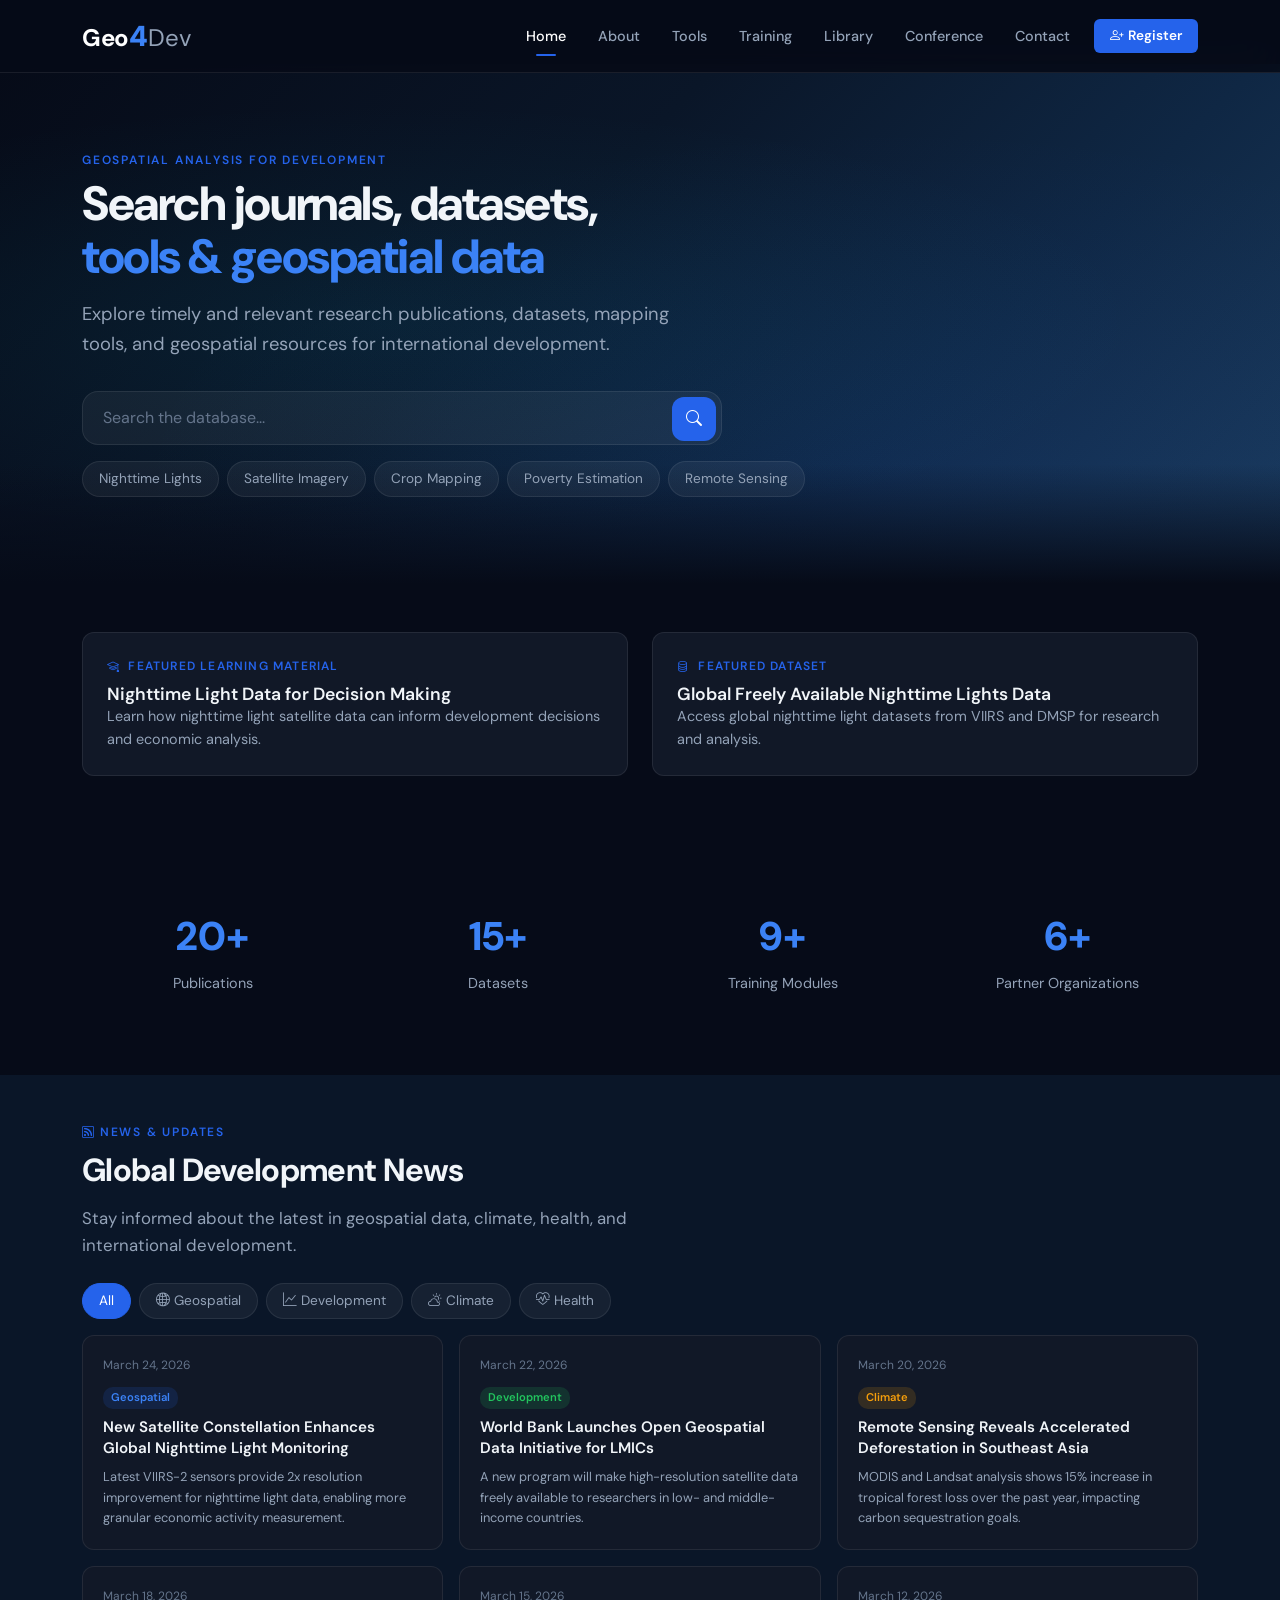
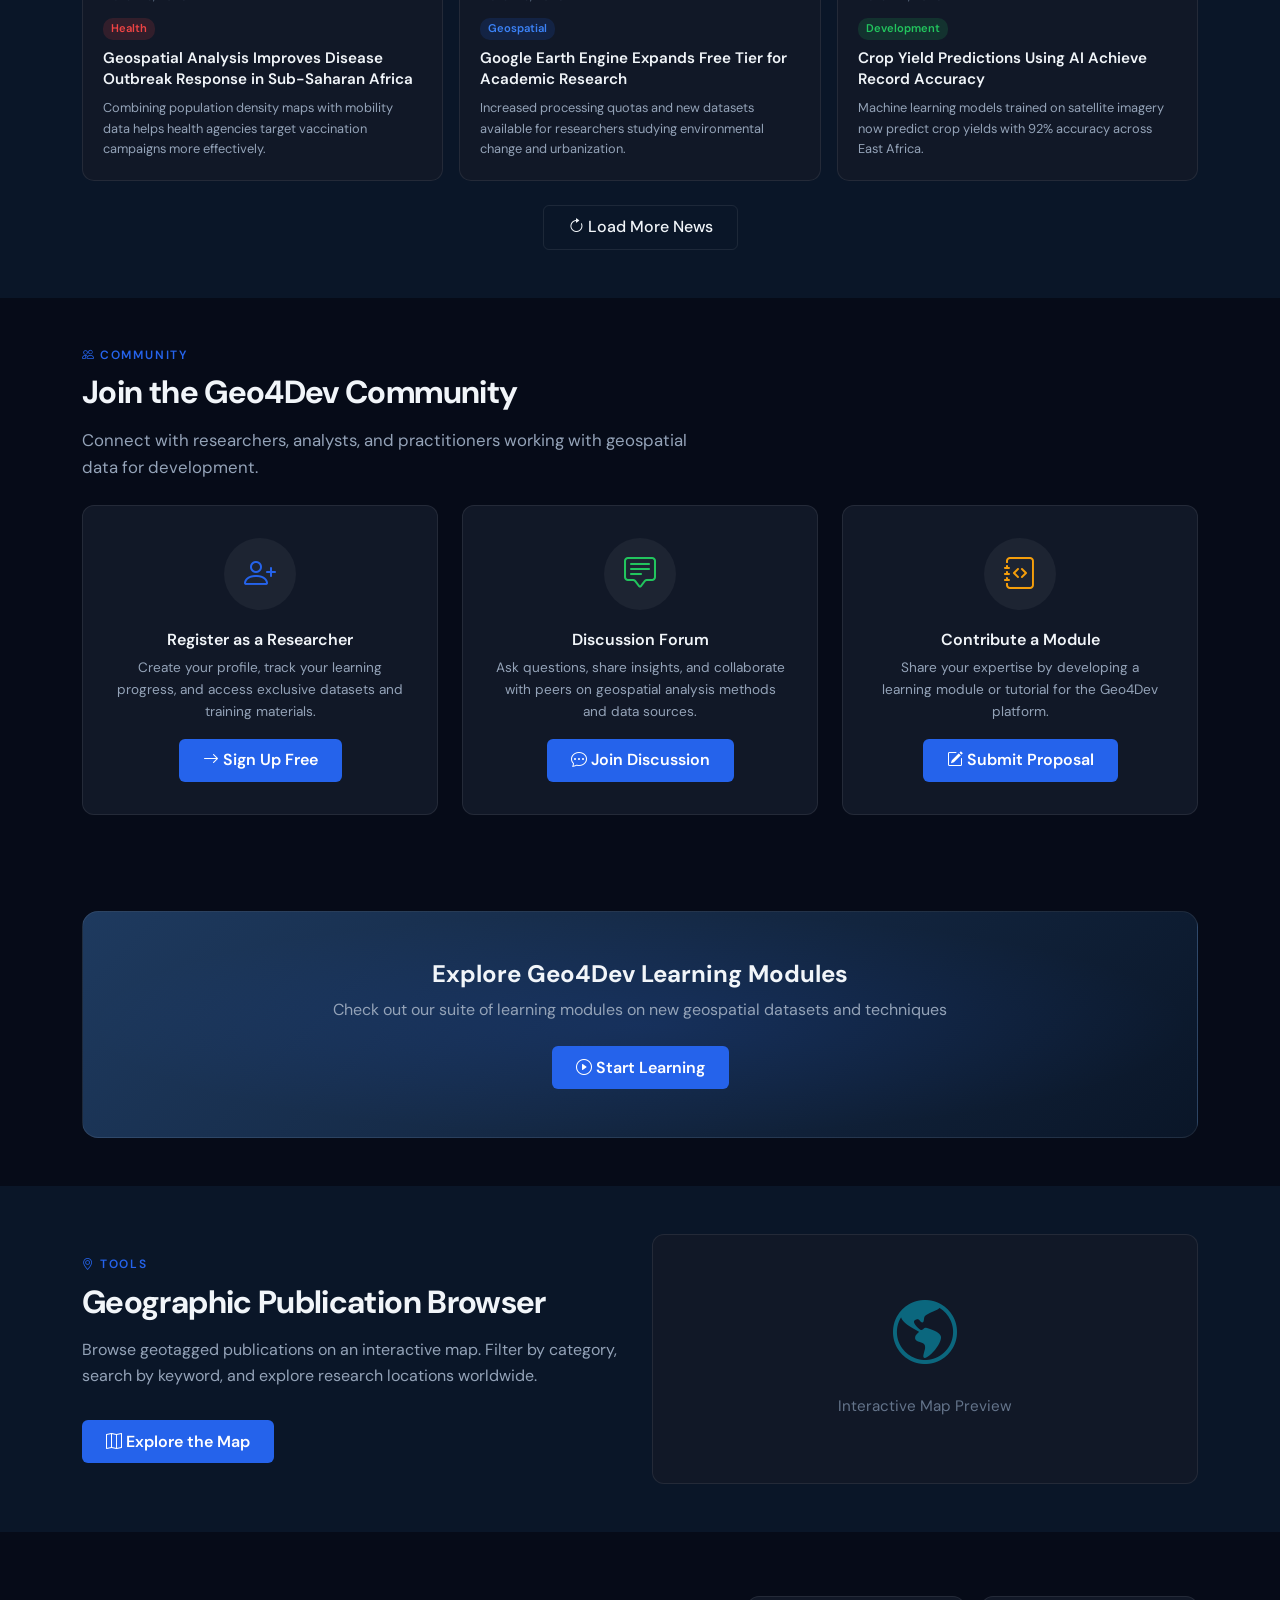
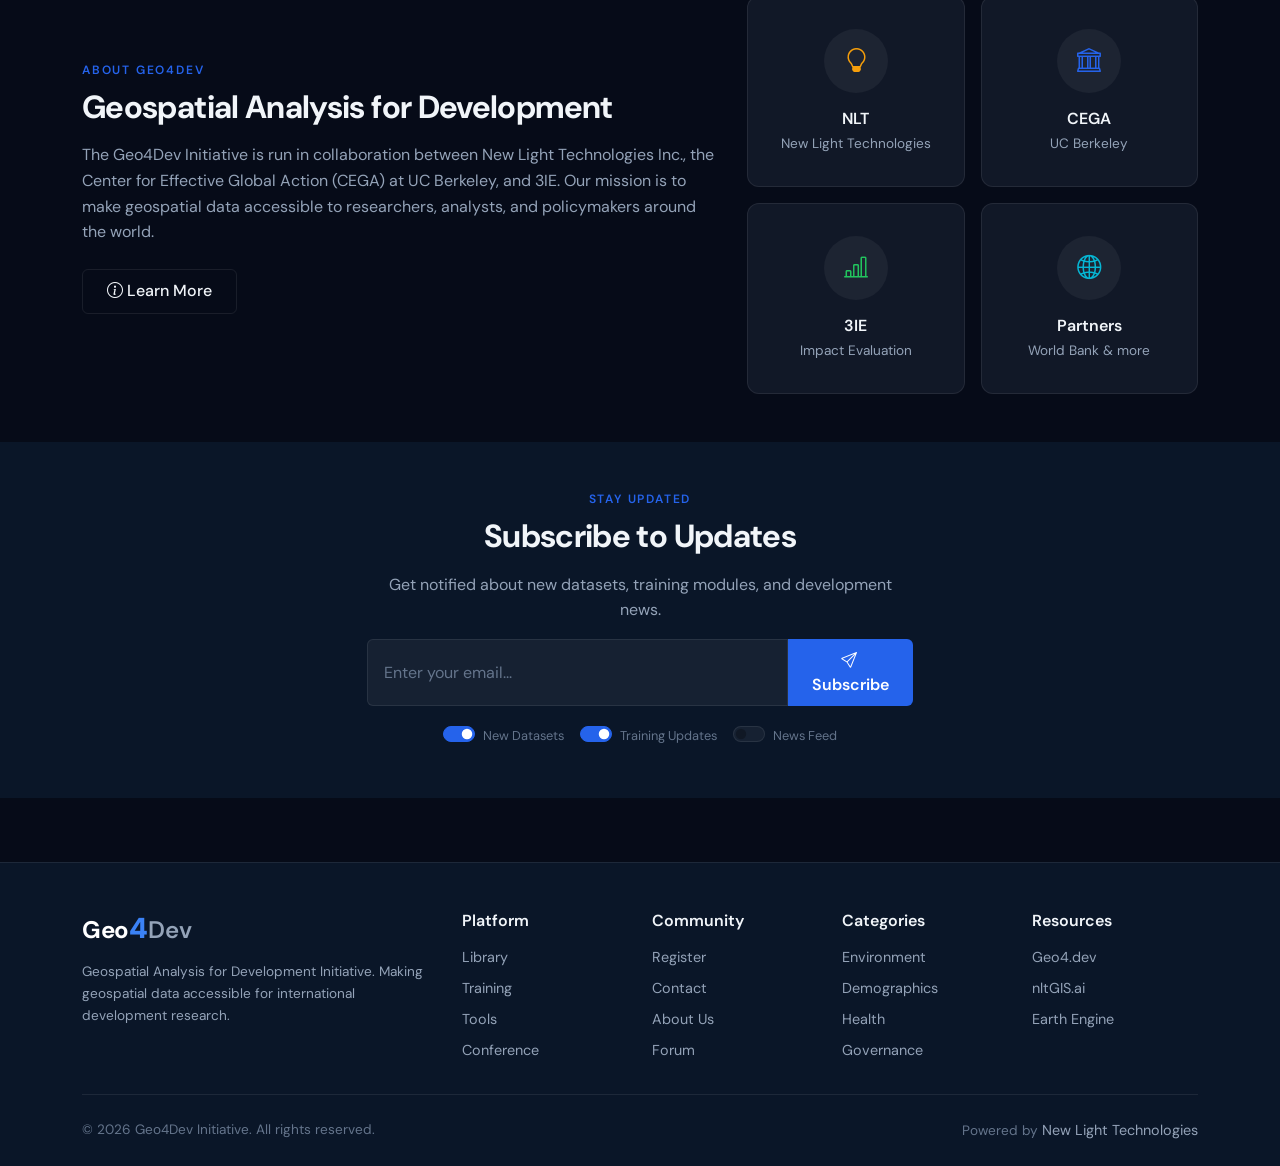
<file: index.html>
<!DOCTYPE html>
<html lang="en">
<head>
<meta charset="UTF-8">
<meta name="viewport" content="width=device-width, initial-scale=1.0">
<title>Geo4Dev - Geospatial Analysis for Development Initiative</title>
<link rel="stylesheet" href="https://cdn.jsdelivr.net/npm/bootstrap@5.3.0/dist/css/bootstrap.min.css">
<link rel="stylesheet" href="https://cdn.jsdelivr.net/npm/bootstrap-icons@1.11.0/font/bootstrap-icons.css">
<link rel="stylesheet" href="css/style.css">
</head>
<body>

<!-- Navbar -->
<nav class="navbar navbar-expand-lg">
<div class="container">
<a class="navbar-brand" href="index.html"><span class="brand-geo">Geo</span><span class="brand-4">4</span><span class="brand-dev">Dev</span></a>
<button class="navbar-toggler" type="button" data-bs-toggle="collapse" data-bs-target="#navbarNav"><span class="navbar-toggler-icon"></span></button>
<div class="collapse navbar-collapse" id="navbarNav">
<ul class="navbar-nav ms-auto align-items-center">
<li class="nav-item"><a class="nav-link active" href="index.html">Home</a></li>
<li class="nav-item"><a class="nav-link" href="about.html">About</a></li>
<li class="nav-item"><a class="nav-link" href="tools.html">Tools</a></li>
<li class="nav-item"><a class="nav-link" href="training.html">Training</a></li>
<li class="nav-item"><a class="nav-link" href="dataset.html">Library</a></li>
<li class="nav-item"><a class="nav-link" href="conference.html">Conference</a></li>
<li class="nav-item"><a class="nav-link" href="contact.html">Contact</a></li>
<li class="nav-item ms-2"><button class="btn btn-register" onclick="document.getElementById('registerModal').style.display='flex'"><i class="bi bi-person-plus me-1"></i>Register</button></li>
</ul>
</div>
</div>
</nav>

<!-- Hero -->
<section class="hero-section">
<div class="container">
<div class="hero-content">
<p class="section-label">GEOSPATIAL ANALYSIS FOR DEVELOPMENT</p>
<h1>Search journals, datasets,<br><span class="highlight">tools &amp; geospatial data</span></h1>
<p class="hero-subtitle">Explore timely and relevant research publications, datasets, mapping tools, and geospatial resources for international development.</p>
<div class="search-bar">
<input type="text" class="form-control" id="heroSearch" placeholder="Search the database...">
<button class="btn-search" onclick="doSearch()"><i class="bi bi-search"></i></button>
</div>
<div class="search-tags">
<a class="search-tag" onclick="quickSearch('Nighttime Lights')">Nighttime Lights</a>
<a class="search-tag" onclick="quickSearch('Satellite Imagery')">Satellite Imagery</a>
<a class="search-tag" onclick="quickSearch('Crop Mapping')">Crop Mapping</a>
<a class="search-tag" onclick="quickSearch('Poverty Estimation')">Poverty Estimation</a>
<a class="search-tag" onclick="quickSearch('Remote Sensing')">Remote Sensing</a>
</div>
</div>
</div>
</section>

<!-- Featured -->
<section class="py-5">
<div class="container">
<div class="row g-4">
<div class="col-md-6"><div class="featured-card" onclick="window.location.href='training.html'">
<div class="label"><i class="bi bi-mortarboard me-1"></i> FEATURED LEARNING MATERIAL</div>
<h5>Nighttime Light Data for Decision Making</h5>
<p>Learn how nighttime light satellite data can inform development decisions and economic analysis.</p>
</div></div>
<div class="col-md-6"><div class="featured-card" onclick="window.location.href='dataset.html'">
<div class="label"><i class="bi bi-database me-1"></i> FEATURED DATASET</div>
<h5>Global Freely Available Nighttime Lights Data</h5>
<p>Access global nighttime light datasets from VIIRS and DMSP for research and analysis.</p>
</div></div>
</div>
</div>
</section>

<!-- Stats -->
<section class="stats-section">
<div class="container">
<div class="row">
<div class="col-6 col-md-3"><div class="stat-item"><div class="stat-number" data-target="20">0</div><div class="stat-label">Publications</div></div></div>
<div class="col-6 col-md-3"><div class="stat-item"><div class="stat-number" data-target="15">0</div><div class="stat-label">Datasets</div></div></div>
<div class="col-6 col-md-3"><div class="stat-item"><div class="stat-number" data-target="9">0</div><div class="stat-label">Training Modules</div></div></div>
<div class="col-6 col-md-3"><div class="stat-item"><div class="stat-number" data-target="6">0</div><div class="stat-label">Partner Organizations</div></div></div>
</div>
</div>
</section>

<!-- News Feed -->
<section class="py-5" style="background:var(--bg-secondary)">
<div class="container">
<p class="section-label"><i class="bi bi-rss me-1"></i>NEWS &amp; UPDATES</p>
<h2 class="section-title">Global Development News</h2>
<p class="section-subtitle mb-4">Stay informed about the latest in geospatial data, climate, health, and international development.</p>
<div class="row g-3 mb-3">
<div class="col-12"><div class="d-flex flex-wrap gap-2" id="newsFilters">
<button class="filter-btn active" onclick="filterNews('all',this)">All</button>
<button class="filter-btn" onclick="filterNews('geo',this)"><i class="bi bi-globe2 me-1"></i>Geospatial</button>
<button class="filter-btn" onclick="filterNews('dev',this)"><i class="bi bi-graph-up me-1"></i>Development</button>
<button class="filter-btn" onclick="filterNews('climate',this)"><i class="bi bi-cloud-sun me-1"></i>Climate</button>
<button class="filter-btn" onclick="filterNews('health',this)"><i class="bi bi-heart-pulse me-1"></i>Health</button>
</div></div>
</div>
<div class="row g-3" id="newsFeed">
<div class="col-md-4 news-item" data-cat="geo"><div class="news-card">
<div class="news-date">March 24, 2026</div><span class="news-source geo">Geospatial</span>
<h5>New Satellite Constellation Enhances Global Nighttime Light Monitoring</h5>
<p>Latest VIIRS-2 sensors provide 2x resolution improvement for nighttime light data, enabling more granular economic activity measurement.</p>
</div></div>
<div class="col-md-4 news-item" data-cat="dev"><div class="news-card">
<div class="news-date">March 22, 2026</div><span class="news-source dev">Development</span>
<h5>World Bank Launches Open Geospatial Data Initiative for LMICs</h5>
<p>A new program will make high-resolution satellite data freely available to researchers in low- and middle-income countries.</p>
</div></div>
<div class="col-md-4 news-item" data-cat="climate"><div class="news-card">
<div class="news-date">March 20, 2026</div><span class="news-source climate">Climate</span>
<h5>Remote Sensing Reveals Accelerated Deforestation in Southeast Asia</h5>
<p>MODIS and Landsat analysis shows 15% increase in tropical forest loss over the past year, impacting carbon sequestration goals.</p>
</div></div>
<div class="col-md-4 news-item" data-cat="health"><div class="news-card">
<div class="news-date">March 18, 2026</div><span class="news-source health">Health</span>
<h5>Geospatial Analysis Improves Disease Outbreak Response in Sub-Saharan Africa</h5>
<p>Combining population density maps with mobility data helps health agencies target vaccination campaigns more effectively.</p>
</div></div>
<div class="col-md-4 news-item" data-cat="geo"><div class="news-card">
<div class="news-date">March 15, 2026</div><span class="news-source geo">Geospatial</span>
<h5>Google Earth Engine Expands Free Tier for Academic Research</h5>
<p>Increased processing quotas and new datasets available for researchers studying environmental change and urbanization.</p>
</div></div>
<div class="col-md-4 news-item" data-cat="dev"><div class="news-card">
<div class="news-date">March 12, 2026</div><span class="news-source dev">Development</span>
<h5>Crop Yield Predictions Using AI Achieve Record Accuracy</h5>
<p>Machine learning models trained on satellite imagery now predict crop yields with 92% accuracy across East Africa.</p>
</div></div>
</div>
<div class="text-center mt-4"><button class="btn btn-outline-custom" onclick="showToast('More news articles will be loaded from the RSS feed','info')"><i class="bi bi-arrow-clockwise me-1"></i>Load More News</button></div>
</div>
</section>

<!-- Community -->
<section class="py-5">
<div class="container">
<p class="section-label"><i class="bi bi-people me-1"></i>COMMUNITY</p>
<h2 class="section-title">Join the Geo4Dev Community</h2>
<p class="section-subtitle mb-4">Connect with researchers, analysts, and practitioners working with geospatial data for development.</p>
<div class="row g-4">
<div class="col-md-4"><div class="community-card">
<div class="community-icon"><i class="bi bi-person-plus" style="color:var(--accent-blue)"></i></div>
<h5>Register as a Researcher</h5>
<p>Create your profile, track your learning progress, and access exclusive datasets and training materials.</p>
<button class="btn btn-primary-custom" onclick="document.getElementById('registerModal').style.display='flex'"><i class="bi bi-arrow-right me-1"></i>Sign Up Free</button>
</div></div>
<div class="col-md-4"><div class="community-card">
<div class="community-icon"><i class="bi bi-chat-square-text" style="color:var(--accent-green)"></i></div>
<h5>Discussion Forum</h5>
<p>Ask questions, share insights, and collaborate with peers on geospatial analysis methods and data sources.</p>
<button class="btn btn-primary-custom" onclick="showToast('Discussion forum coming soon! Register to be notified.','info')"><i class="bi bi-chat-dots me-1"></i>Join Discussion</button>
</div></div>
<div class="col-md-4"><div class="community-card">
<div class="community-icon"><i class="bi bi-journal-code" style="color:var(--accent-amber)"></i></div>
<h5>Contribute a Module</h5>
<p>Share your expertise by developing a learning module or tutorial for the Geo4Dev platform.</p>
<button class="btn btn-primary-custom" onclick="window.location.href='contact.html'"><i class="bi bi-pencil-square me-1"></i>Submit Proposal</button>
</div></div>
</div>
</div>
</section>

<!-- CTA -->
<section class="py-5">
<div class="container">
<div class="cta-banner">
<h3>Explore Geo4Dev Learning Modules</h3>
<p>Check out our suite of learning modules on new geospatial datasets and techniques</p>
<a href="training.html" class="btn btn-primary-custom"><i class="bi bi-play-circle me-1"></i>Start Learning</a>
</div>
</div>
</section>

<!-- Tools Preview -->
<section class="py-5" style="background:var(--bg-secondary)">
<div class="container">
<div class="row align-items-center">
<div class="col-lg-6">
<p class="section-label"><i class="bi bi-geo-alt me-1"></i>TOOLS</p>
<h2 class="section-title">Geographic Publication Browser</h2>
<p style="color:var(--text-secondary)">Browse geotagged publications on an interactive map. Filter by category, search by keyword, and explore research locations worldwide.</p>
<a href="tools.html" class="btn btn-primary-custom mt-3"><i class="bi bi-map me-1"></i>Explore the Map</a>
</div>
<div class="col-lg-6"><div class="glass-card mt-4 mt-lg-0" style="min-height:250px;display:flex;align-items:center;justify-content:center">
<div class="text-center"><i class="bi bi-globe-americas" style="font-size:4rem;color:var(--accent-cyan);opacity:0.5"></i><p class="mt-2" style="color:var(--text-muted)">Interactive Map Preview</p></div>
</div></div>
</div>
</div>
</section>

<!-- About -->
<section class="py-5">
<div class="container">
<div class="row align-items-center">
<div class="col-lg-7">
<p class="section-label">ABOUT GEO4DEV</p>
<h2 class="section-title">Geospatial Analysis for Development</h2>
<p style="color:var(--text-secondary)">The Geo4Dev Initiative is run in collaboration between New Light Technologies Inc., the Center for Effective Global Action (CEGA) at UC Berkeley, and 3IE. Our mission is to make geospatial data accessible to researchers, analysts, and policymakers around the world.</p>
<a href="about.html" class="btn btn-outline-custom mt-2"><i class="bi bi-info-circle me-1"></i>Learn More</a>
</div>
<div class="col-lg-5">
<div class="row g-3 mt-3 mt-lg-0">
<div class="col-6"><div class="partner-card"><div class="partner-icon"><i class="bi bi-lightbulb" style="color:var(--accent-amber)"></i></div><h5>NLT</h5><p>New Light Technologies</p></div></div>
<div class="col-6"><div class="partner-card"><div class="partner-icon"><i class="bi bi-bank" style="color:var(--accent-blue)"></i></div><h5>CEGA</h5><p>UC Berkeley</p></div></div>
<div class="col-6"><div class="partner-card"><div class="partner-icon"><i class="bi bi-bar-chart-line" style="color:var(--accent-green)"></i></div><h5>3IE</h5><p>Impact Evaluation</p></div></div>
<div class="col-6"><div class="partner-card"><div class="partner-icon"><i class="bi bi-globe2" style="color:var(--accent-cyan)"></i></div><h5>Partners</h5><p>World Bank &amp; more</p></div></div>
</div>
</div>
</div>
</div>
</section>

<!-- Newsletter -->
<section class="newsletter-section" style="background:var(--bg-secondary)">
<div class="container">
<div class="row justify-content-center">
<div class="col-lg-6 text-center">
<p class="section-label">STAY UPDATED</p>
<h3 class="section-title">Subscribe to Updates</h3>
<p style="color:var(--text-secondary)" class="mb-3">Get notified about new datasets, training modules, and development news.</p>
<div class="d-flex gap-0">
<input type="email" class="form-control" id="newsletterEmail" placeholder="Enter your email...">
<button class="btn btn-primary-custom" onclick="subscribeNewsletter()"><i class="bi bi-send me-1"></i>Subscribe</button>
</div>
<div class="mt-3">
<div class="d-flex justify-content-center gap-3 flex-wrap">
<div class="form-check form-switch"><input class="form-check-input" type="checkbox" id="alertNewDatasets" checked><label class="form-check-label" for="alertNewDatasets" style="color:var(--text-muted);font-size:0.8rem">New Datasets</label></div>
<div class="form-check form-switch"><input class="form-check-input" type="checkbox" id="alertTraining" checked><label class="form-check-label" for="alertTraining" style="color:var(--text-muted);font-size:0.8rem">Training Updates</label></div>
<div class="form-check form-switch"><input class="form-check-input" type="checkbox" id="alertNews"><label class="form-check-label" for="alertNews" style="color:var(--text-muted);font-size:0.8rem">News Feed</label></div>
</div>
</div>
</div>
</div>
</div>
</section>

<!-- Footer -->
<footer class="site-footer">
<div class="container">
<div class="row g-4">
<div class="col-lg-4">
<h6><span class="brand-geo">Geo</span><span class="brand-4">4</span><span class="brand-dev">Dev</span></h6>
<p style="color:var(--text-secondary);font-size:0.85rem">Geospatial Analysis for Development Initiative. Making geospatial data accessible for international development research.</p>
</div>
<div class="col-lg-2"><h6>Platform</h6>
<div class="d-flex flex-column gap-2"><a href="dataset.html">Library</a><a href="training.html">Training</a><a href="tools.html">Tools</a><a href="conference.html">Conference</a></div>
</div>
<div class="col-lg-2"><h6>Community</h6>
<div class="d-flex flex-column gap-2"><a href="#" onclick="document.getElementById('registerModal').style.display='flex';return false">Register</a><a href="contact.html">Contact</a><a href="about.html">About Us</a><a href="#" onclick="showToast('Forum coming soon!','info');return false">Forum</a></div>
</div>
<div class="col-lg-2"><h6>Categories</h6>
<div class="d-flex flex-column gap-2"><a href="dataset.html?cat=environment">Environment</a><a href="dataset.html?cat=demographics">Demographics</a><a href="dataset.html?cat=health">Health</a><a href="dataset.html?cat=governance">Governance</a></div>
</div>
<div class="col-lg-2"><h6>Resources</h6>
<div class="d-flex flex-column gap-2"><a href="https://www.geo4.dev" target="_blank">Geo4.dev</a><a href="https://nltgis.ai" target="_blank">nltGIS.ai</a><a href="https://earthengine.google.com" target="_blank">Earth Engine</a></div>
</div>
</div>
<div class="footer-bottom d-flex justify-content-between flex-wrap">
<span>&copy; 2026 Geo4Dev Initiative. All rights reserved.</span>
<span>Powered by <a href="https://nltgis.ai" target="_blank">New Light Technologies</a></span>
</div>
</div>
</footer>

<!-- Registration Modal -->
<div id="registerModal" style="display:none;position:fixed;inset:0;background:rgba(0,0,0,0.7);z-index:2000;align-items:center;justify-content:center;backdrop-filter:blur(4px)">
<div style="background:var(--bg-card);border:1px solid var(--border-subtle);border-radius:var(--radius-lg);max-width:500px;width:90%;max-height:90vh;overflow-y:auto;padding:2rem">
<div class="d-flex justify-content-between align-items-center mb-3">
<h4 style="margin:0;font-weight:700">Join Geo4Dev</h4>
<button onclick="document.getElementById('registerModal').style.display='none'" style="background:none;border:none;color:var(--text-secondary);font-size:1.5rem;cursor:pointer">&times;</button>
</div>
<p style="color:var(--text-secondary);font-size:0.9rem;margin-bottom:1.5rem">Create your account to access training modules, track progress, and join the community.</p>
<form class="registration-form" id="registerForm" onsubmit="handleRegister(event)">
<div class="mb-3"><label>Full Name *</label><input type="text" class="form-control" required placeholder="Enter your full name"></div>
<div class="mb-3"><label>Email Address *</label><input type="email" class="form-control" required placeholder="your@email.com"></div>
<div class="mb-3"><label>Organization</label><input type="text" class="form-control" placeholder="University or Organization"></div>
<div class="mb-3"><label>Role</label><select class="form-select"><option value="">Select your role</option><option>Researcher</option><option>Analyst</option><option>Policy Maker</option><option>Student</option><option>Developer</option><option>Other</option></select></div>
<div class="mb-3"><label>Areas of Interest</label>
<div class="d-flex flex-wrap gap-2 mt-1">
<label class="filter-btn" style="cursor:pointer"><input type="checkbox" class="d-none" value="nighttime-lights"> Nighttime Lights</label>
<label class="filter-btn" style="cursor:pointer"><input type="checkbox" class="d-none" value="remote-sensing"> Remote Sensing</label>
<label class="filter-btn" style="cursor:pointer"><input type="checkbox" class="d-none" value="crop-mapping"> Crop Mapping</label>
<label class="filter-btn" style="cursor:pointer"><input type="checkbox" class="d-none" value="socioeconomics"> Socioeconomics</label>
<label class="filter-btn" style="cursor:pointer"><input type="checkbox" class="d-none" value="environment"> Environment</label>
<label class="filter-btn" style="cursor:pointer"><input type="checkbox" class="d-none" value="health"> Health</label>
</div>
</div>
<div class="mb-3">
<p style="color:var(--text-secondary);font-size:0.8rem;margin-bottom:0.5rem">Notification Preferences:</p>
<div class="alert-pref"><label>New training modules</label><div class="form-check form-switch mb-0"><input class="form-check-input" type="checkbox" checked></div></div>
<div class="alert-pref"><label>New datasets added</label><div class="form-check form-switch mb-0"><input class="form-check-input" type="checkbox" checked></div></div>
<div class="alert-pref"><label>Conference updates</label><div class="form-check form-switch mb-0"><input class="form-check-input" type="checkbox"></div></div>
<div class="alert-pref"><label>Community discussions</label><div class="form-check form-switch mb-0"><input class="form-check-input" type="checkbox"></div></div>
</div>
<button type="submit" class="btn btn-primary-custom w-100" id="registerBtn"><i class="bi bi-person-check me-1"></i>Create Account</button>
<p class="text-center mt-2" style="color:var(--text-muted);font-size:0.75rem">By registering you agree to receive Geo4Dev communications.</p>
</form>
</div>
</div>

<!-- Toast Container -->
<div id="toastContainer"></div>

<!-- Back to top -->
<button class="back-to-top" id="backToTop" onclick="window.scrollTo({top:0,behavior:'smooth'})"><i class="bi bi-chevron-up"></i></button>

<script src="https://cdn.jsdelivr.net/npm/bootstrap@5.3.0/dist/js/bootstrap.bundle.min.js"></script>
<script>
// Search
function doSearch(){var q=document.getElementById('heroSearch').value.trim();if(q)window.location.href='dataset.html?q='+encodeURIComponent(q);else showToast('Please enter a search term','warning')}
function quickSearch(t){window.location.href='dataset.html?q='+encodeURIComponent(t)}
document.getElementById('heroSearch').addEventListener('keydown',function(e){if(e.key==='Enter')doSearch()});

// Stats counter
var counted=false;
var obs=new IntersectionObserver(function(entries){entries.forEach(function(e){if(e.isIntersecting&&!counted){counted=true;document.querySelectorAll('.stat-number').forEach(function(el){var target=parseInt(el.dataset.target);var count=0;var step=Math.ceil(target/40);var timer=setInterval(function(){count+=step;if(count>=target){count=target;clearInterval(timer)}el.textContent=count+'+'},30)})}})},{threshold:0.3});
var statsEl=document.querySelector('.stats-section');if(statsEl)obs.observe(statsEl);

// News filter
function filterNews(cat,btn){document.querySelectorAll('#newsFilters .filter-btn').forEach(function(b){b.classList.remove('active')});btn.classList.add('active');document.querySelectorAll('.news-item').forEach(function(item){if(cat==='all'||item.dataset.cat===cat){item.style.display=''}else{item.style.display='none'}})}

// Newsletter
function subscribeNewsletter(){var email=document.getElementById('newsletterEmail').value.trim();if(!email||!email.includes('@')){showToast('Please enter a valid email address','warning');return}var prefs=[];if(document.getElementById('alertNewDatasets').checked)prefs.push('datasets');if(document.getElementById('alertTraining').checked)prefs.push('training');if(document.getElementById('alertNews').checked)prefs.push('news');showToast('Successfully subscribed! You will receive alerts for: '+prefs.join(', '),'success');document.getElementById('newsletterEmail').value=''}

// Register
function handleRegister(e){e.preventDefault();var btn=document.getElementById('registerBtn');btn.innerHTML='<span class="spinner"></span> Creating account...';btn.disabled=true;setTimeout(function(){document.getElementById('registerModal').style.display='none';btn.innerHTML='<i class="bi bi-person-check me-1"></i>Create Account';btn.disabled=false;document.getElementById('registerForm').reset();showToast('Welcome to Geo4Dev! Your account has been created successfully.','success')},2000)}

// Interest toggles in register form
document.querySelectorAll('.registration-form .filter-btn').forEach(function(btn){btn.addEventListener('click',function(){this.classList.toggle('active')})});

// Toast
function showToast(msg,type){var t=document.createElement('div');t.className='custom-toast '+type;t.textContent=msg;document.getElementById('toastContainer').appendChild(t);setTimeout(function(){t.classList.add('show')},10);setTimeout(function(){t.classList.remove('show');setTimeout(function(){t.remove()},400)},4000)}

// Navbar scroll
window.addEventListener('scroll',function(){var nav=document.querySelector('.navbar');var btt=document.getElementById('backToTop');if(window.scrollY>100)nav.classList.add('scrolled');else nav.classList.remove('scrolled');if(window.scrollY>300)btt.classList.add('show');else btt.classList.remove('show')});
</script>

  <script src="https://nltgis.ai/nltgis-platform.js"></script>
</body>
</html>
</file>
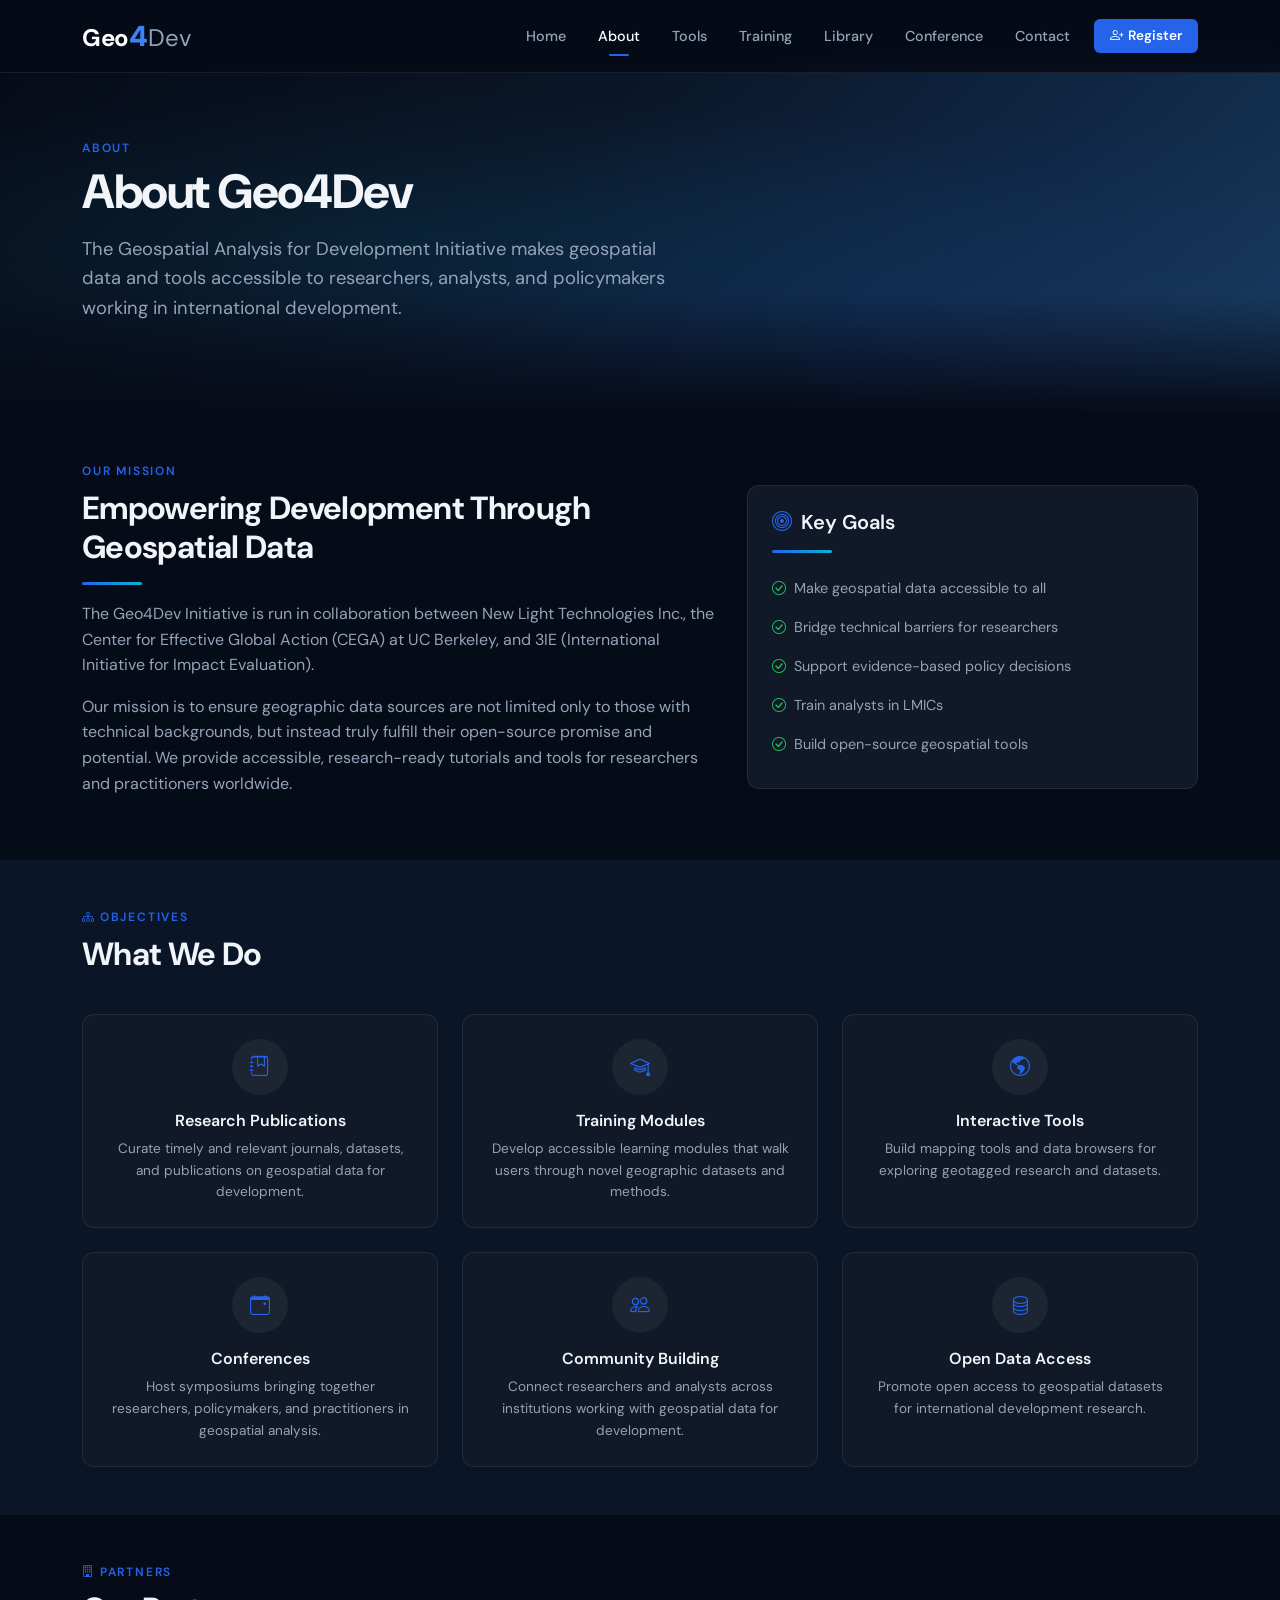
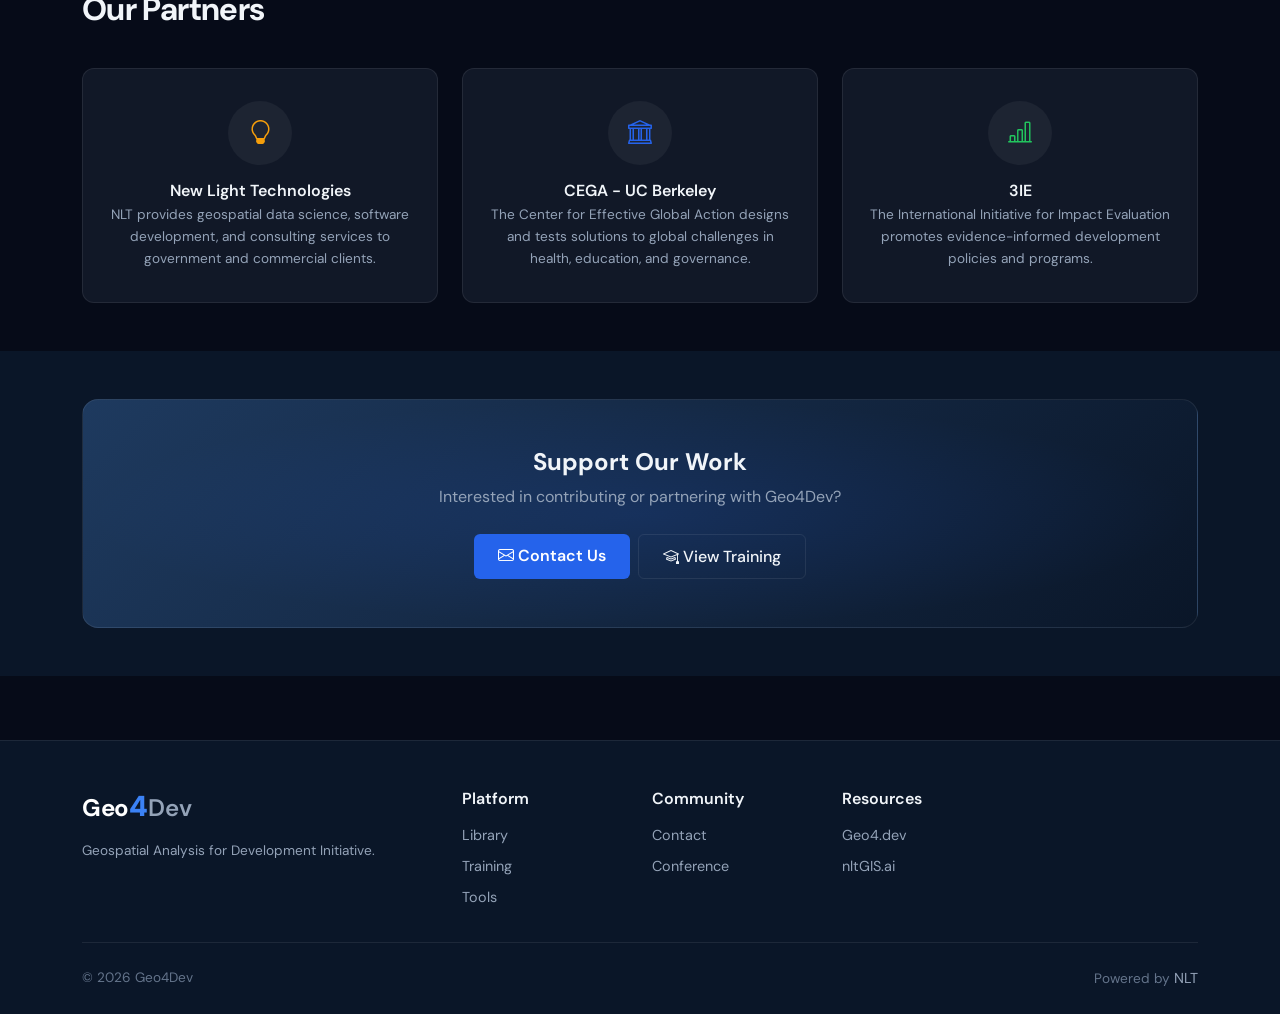
<file: about.html>
<!DOCTYPE html>
<html lang="en">
<head>
<meta charset="UTF-8">
<meta name="viewport" content="width=device-width, initial-scale=1.0">
<title>About - Geo4Dev</title>
<link rel="stylesheet" href="https://cdn.jsdelivr.net/npm/bootstrap@5.3.0/dist/css/bootstrap.min.css">
<link rel="stylesheet" href="https://cdn.jsdelivr.net/npm/bootstrap-icons@1.11.0/font/bootstrap-icons.css">
<link rel="stylesheet" href="css/style.css">
</head>
<body>

<nav class="navbar navbar-expand-lg">
<div class="container">
<a class="navbar-brand" href="index.html"><span class="brand-geo">Geo</span><span class="brand-4">4</span><span class="brand-dev">Dev</span></a>
<button class="navbar-toggler" type="button" data-bs-toggle="collapse" data-bs-target="#navbarNav"><span class="navbar-toggler-icon"></span></button>
<div class="collapse navbar-collapse" id="navbarNav">
<ul class="navbar-nav ms-auto align-items-center">
<li class="nav-item"><a class="nav-link" href="index.html">Home</a></li>
<li class="nav-item"><a class="nav-link active" href="about.html">About</a></li>
<li class="nav-item"><a class="nav-link" href="tools.html">Tools</a></li>
<li class="nav-item"><a class="nav-link" href="training.html">Training</a></li>
<li class="nav-item"><a class="nav-link" href="dataset.html">Library</a></li>
<li class="nav-item"><a class="nav-link" href="conference.html">Conference</a></li>
<li class="nav-item"><a class="nav-link" href="contact.html">Contact</a></li>
<li class="nav-item ms-2"><button class="btn btn-register" onclick="document.getElementById('registerModal').style.display='flex'"><i class="bi bi-person-plus me-1"></i>Register</button></li>
</ul>
</div>
</div>
</nav>

<section class="hero-section" style="min-height:350px">
<div class="container">
<div class="hero-content">
<p class="section-label">ABOUT</p>
<h1>About Geo4Dev</h1>
<p class="hero-subtitle">The Geospatial Analysis for Development Initiative makes geospatial data and tools accessible to researchers, analysts, and policymakers working in international development.</p>
</div>
</div>
</section>

<section class="py-5">
<div class="container">
<div class="row align-items-center">
<div class="col-lg-7">
<p class="section-label">OUR MISSION</p>
<h2 class="section-title">Empowering Development Through Geospatial Data</h2>
<div class="divider"></div>
<p style="color:var(--text-secondary)">The Geo4Dev Initiative is run in collaboration between New Light Technologies Inc., the Center for Effective Global Action (CEGA) at UC Berkeley, and 3IE (International Initiative for Impact Evaluation).</p>
<p style="color:var(--text-secondary)">Our mission is to ensure geographic data sources are not limited only to those with technical backgrounds, but instead truly fulfill their open-source promise and potential. We provide accessible, research-ready tutorials and tools for researchers and practitioners worldwide.</p>
</div>
<div class="col-lg-5">
<div class="glass-card">
<h5><i class="bi bi-bullseye me-1" style="color:var(--accent-blue)"></i> Key Goals</h5>
<div class="divider"></div>
<div style="padding:0.5rem 0;color:var(--text-secondary);font-size:0.9rem"><i class="bi bi-check-circle me-2" style="color:var(--accent-green)"></i>Make geospatial data accessible to all</div>
<div style="padding:0.5rem 0;color:var(--text-secondary);font-size:0.9rem"><i class="bi bi-check-circle me-2" style="color:var(--accent-green)"></i>Bridge technical barriers for researchers</div>
<div style="padding:0.5rem 0;color:var(--text-secondary);font-size:0.9rem"><i class="bi bi-check-circle me-2" style="color:var(--accent-green)"></i>Support evidence-based policy decisions</div>
<div style="padding:0.5rem 0;color:var(--text-secondary);font-size:0.9rem"><i class="bi bi-check-circle me-2" style="color:var(--accent-green)"></i>Train analysts in LMICs</div>
<div style="padding:0.5rem 0;color:var(--text-secondary);font-size:0.9rem"><i class="bi bi-check-circle me-2" style="color:var(--accent-green)"></i>Build open-source geospatial tools</div>
</div>
</div>
</div>
</div>
</section>

<section class="py-5" style="background:var(--bg-secondary)">
<div class="container">
<p class="section-label"><i class="bi bi-diagram-3 me-1"></i>OBJECTIVES</p>
<h2 class="section-title">What We Do</h2>
<div class="row g-4 mt-2">
<div class="col-md-4"><div class="objective-card"><div class="obj-icon"><i class="bi bi-journal-bookmark"></i></div><h5>Research Publications</h5><p>Curate timely and relevant journals, datasets, and publications on geospatial data for development.</p></div></div>
<div class="col-md-4"><div class="objective-card"><div class="obj-icon"><i class="bi bi-mortarboard"></i></div><h5>Training Modules</h5><p>Develop accessible learning modules that walk users through novel geographic datasets and methods.</p></div></div>
<div class="col-md-4"><div class="objective-card"><div class="obj-icon"><i class="bi bi-globe-americas"></i></div><h5>Interactive Tools</h5><p>Build mapping tools and data browsers for exploring geotagged research and datasets.</p></div></div>
<div class="col-md-4"><div class="objective-card"><div class="obj-icon"><i class="bi bi-calendar-event"></i></div><h5>Conferences</h5><p>Host symposiums bringing together researchers, policymakers, and practitioners in geospatial analysis.</p></div></div>
<div class="col-md-4"><div class="objective-card"><div class="obj-icon"><i class="bi bi-people"></i></div><h5>Community Building</h5><p>Connect researchers and analysts across institutions working with geospatial data for development.</p></div></div>
<div class="col-md-4"><div class="objective-card"><div class="obj-icon"><i class="bi bi-database"></i></div><h5>Open Data Access</h5><p>Promote open access to geospatial datasets for international development research.</p></div></div>
</div>
</div>
</section>

<section class="py-5">
<div class="container">
<p class="section-label"><i class="bi bi-building me-1"></i>PARTNERS</p>
<h2 class="section-title">Our Partners</h2>
<div class="row g-4 mt-2">
<div class="col-md-4"><div class="partner-card"><div class="partner-icon"><i class="bi bi-lightbulb" style="color:var(--accent-amber)"></i></div><h5>New Light Technologies</h5><p>NLT provides geospatial data science, software development, and consulting services to government and commercial clients.</p></div></div>
<div class="col-md-4"><div class="partner-card"><div class="partner-icon"><i class="bi bi-bank" style="color:var(--accent-blue)"></i></div><h5>CEGA - UC Berkeley</h5><p>The Center for Effective Global Action designs and tests solutions to global challenges in health, education, and governance.</p></div></div>
<div class="col-md-4"><div class="partner-card"><div class="partner-icon"><i class="bi bi-bar-chart-line" style="color:var(--accent-green)"></i></div><h5>3IE</h5><p>The International Initiative for Impact Evaluation promotes evidence-informed development policies and programs.</p></div></div>
</div>
</div>
</section>

<section class="py-5" style="background:var(--bg-secondary)">
<div class="container">
<div class="cta-banner">
<h3>Support Our Work</h3>
<p>Interested in contributing or partnering with Geo4Dev?</p>
<div class="d-flex justify-content-center gap-2">
<a href="contact.html" class="btn btn-primary-custom"><i class="bi bi-envelope me-1"></i>Contact Us</a>
<a href="training.html" class="btn btn-outline-custom"><i class="bi bi-mortarboard me-1"></i>View Training</a>
</div>
</div>
</div>
</section>

<!-- Register Modal -->
<div id="registerModal" style="display:none;position:fixed;inset:0;background:rgba(0,0,0,0.7);z-index:2000;align-items:center;justify-content:center;backdrop-filter:blur(4px)">
<div style="background:var(--bg-card);border:1px solid var(--border-subtle);border-radius:var(--radius-lg);max-width:500px;width:90%;max-height:90vh;overflow-y:auto;padding:2rem">
<div class="d-flex justify-content-between align-items-center mb-3">
<h4 style="margin:0;font-weight:700">Join Geo4Dev</h4>
<button onclick="document.getElementById('registerModal').style.display='none'" style="background:none;border:none;color:var(--text-secondary);font-size:1.5rem;cursor:pointer">&times;</button>
</div>
<p style="color:var(--text-secondary);font-size:0.9rem;margin-bottom:1.5rem">Create your account to access training, track progress, and join the community.</p>
<form class="registration-form" onsubmit="event.preventDefault();showToast('Account created! Welcome to Geo4Dev.','success');document.getElementById('registerModal').style.display='none'">
<div class="mb-3"><label>Full Name *</label><input type="text" class="form-control" required placeholder="Your name"></div>
<div class="mb-3"><label>Email *</label><input type="email" class="form-control" required placeholder="your@email.com"></div>
<div class="mb-3"><label>Organization</label><input type="text" class="form-control" placeholder="University or org"></div>
<button type="submit" class="btn btn-primary-custom w-100"><i class="bi bi-person-check me-1"></i>Create Account</button>
</form>
</div>
</div>

<footer class="site-footer">
<div class="container">
<div class="row g-4">
<div class="col-lg-4"><h6><span class="brand-geo">Geo</span><span class="brand-4">4</span><span class="brand-dev">Dev</span></h6><p style="color:var(--text-secondary);font-size:0.85rem">Geospatial Analysis for Development Initiative.</p></div>
<div class="col-lg-2"><h6>Platform</h6><div class="d-flex flex-column gap-2"><a href="dataset.html">Library</a><a href="training.html">Training</a><a href="tools.html">Tools</a></div></div>
<div class="col-lg-2"><h6>Community</h6><div class="d-flex flex-column gap-2"><a href="contact.html">Contact</a><a href="conference.html">Conference</a></div></div>
<div class="col-lg-2"><h6>Resources</h6><div class="d-flex flex-column gap-2"><a href="https://www.geo4.dev" target="_blank">Geo4.dev</a><a href="https://nltgis.ai" target="_blank">nltGIS.ai</a></div></div>
</div>
<div class="footer-bottom d-flex justify-content-between flex-wrap"><span>&copy; 2026 Geo4Dev</span><span>Powered by <a href="https://nltgis.ai" target="_blank">NLT</a></span></div>
</div>
</footer>

<div id="toastContainer"></div>
<button class="back-to-top" id="backToTop" onclick="window.scrollTo({top:0,behavior:'smooth'})"><i class="bi bi-chevron-up"></i></button>

<script src="https://cdn.jsdelivr.net/npm/bootstrap@5.3.0/dist/js/bootstrap.bundle.min.js"></script>
<script>
function showToast(msg,type){var t=document.createElement("div");t.className="custom-toast "+type;t.textContent=msg;document.getElementById("toastContainer").appendChild(t);setTimeout(function(){t.classList.add("show")},10);setTimeout(function(){t.classList.remove("show");setTimeout(function(){t.remove()},400)},4000)}
window.addEventListener("scroll",function(){var n=document.querySelector(".navbar");var b=document.getElementById("backToTop");if(window.scrollY>100)n.classList.add("scrolled");else n.classList.remove("scrolled");if(window.scrollY>300)b.classList.add("show");else b.classList.remove("show")});
</script>
</body>
</html>
</file>
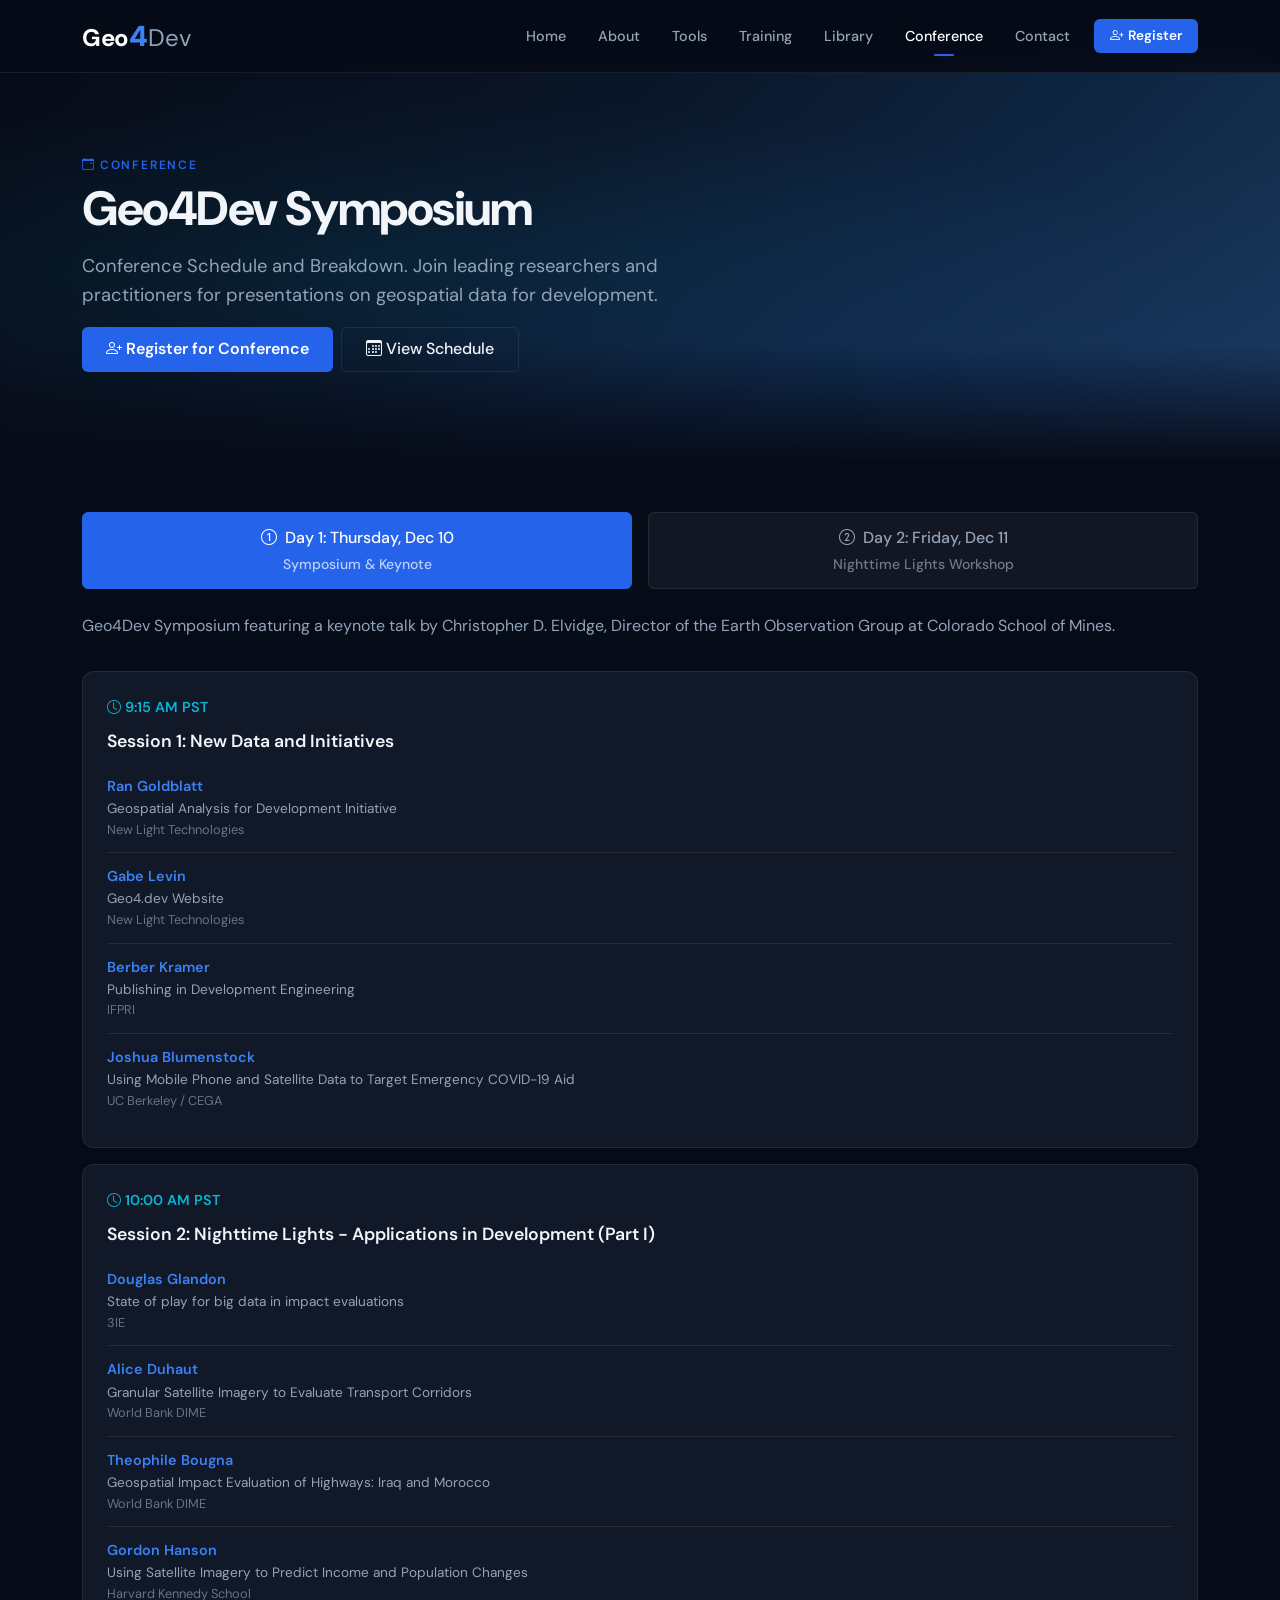
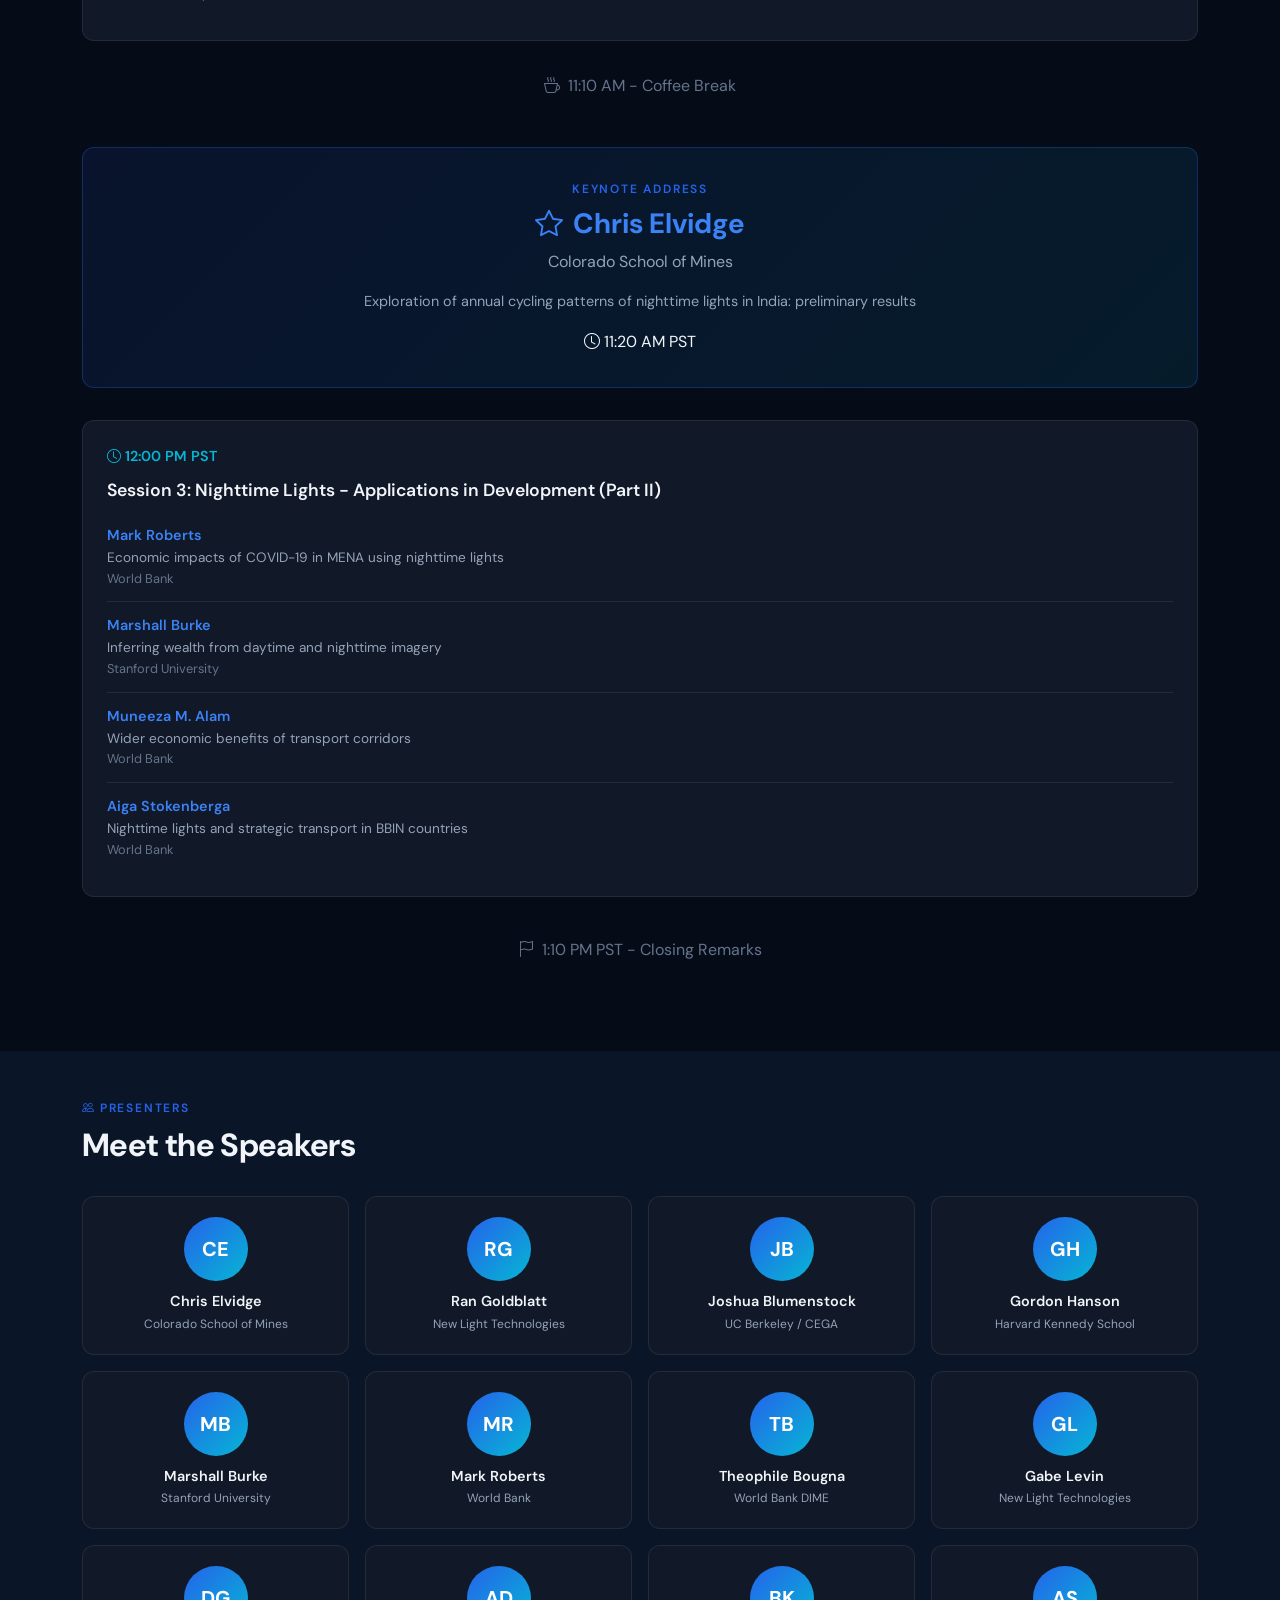
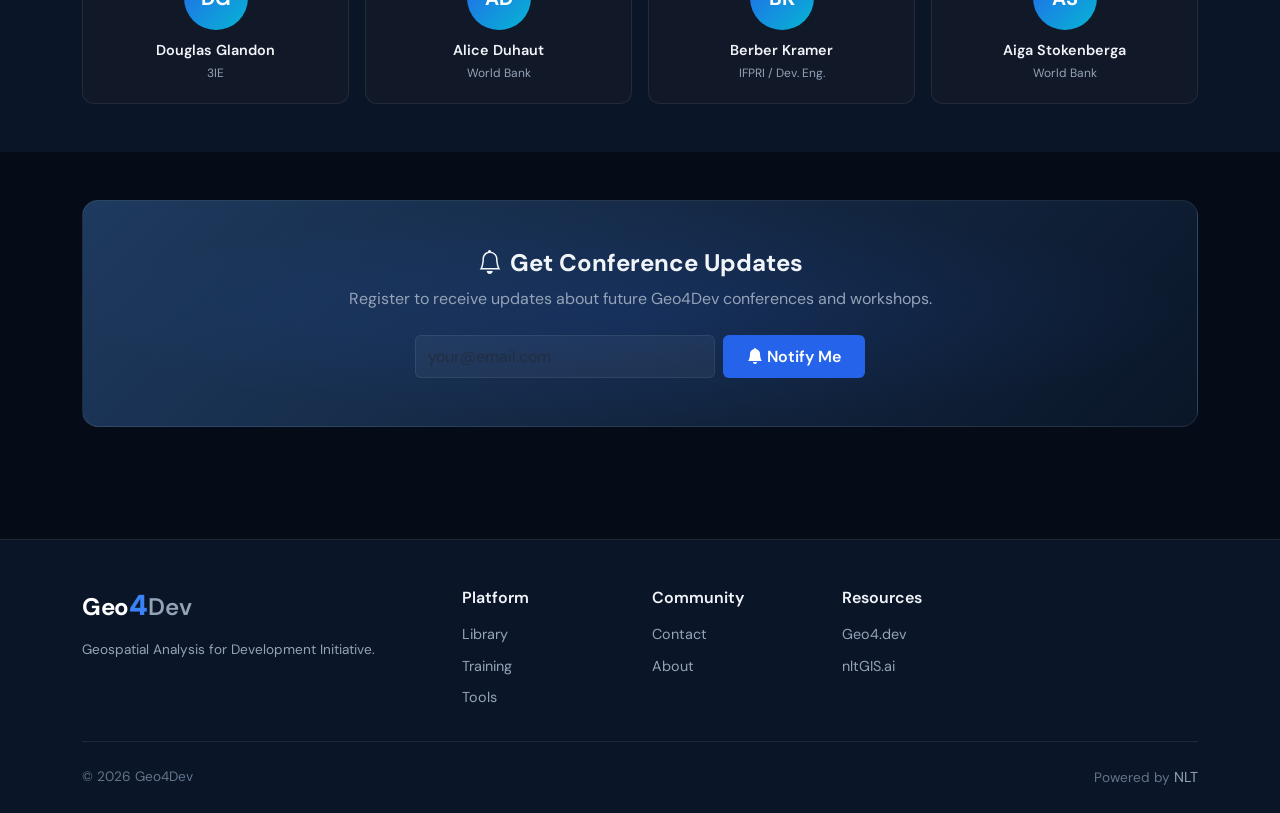
<file: conference.html>
<!DOCTYPE html>
<html lang="en">
<head>
<meta charset="UTF-8">
<meta name="viewport" content="width=device-width, initial-scale=1.0">
<title>Conference - Geo4Dev</title>
<link rel="stylesheet" href="https://cdn.jsdelivr.net/npm/bootstrap@5.3.0/dist/css/bootstrap.min.css">
<link rel="stylesheet" href="https://cdn.jsdelivr.net/npm/bootstrap-icons@1.11.0/font/bootstrap-icons.css">
<link rel="stylesheet" href="css/style.css">
</head>
<body>

<!-- Navbar -->
<nav class="navbar navbar-expand-lg">
<div class="container">
<a class="navbar-brand" href="index.html"><span class="brand-geo">Geo</span><span class="brand-4">4</span><span class="brand-dev">Dev</span></a>
<button class="navbar-toggler" type="button" data-bs-toggle="collapse" data-bs-target="#navbarNav"><span class="navbar-toggler-icon"></span></button>
<div class="collapse navbar-collapse" id="navbarNav">
<ul class="navbar-nav ms-auto align-items-center">
<li class="nav-item"><a class="nav-link" href="index.html">Home</a></li>
<li class="nav-item"><a class="nav-link" href="about.html">About</a></li>
<li class="nav-item"><a class="nav-link" href="tools.html">Tools</a></li>
<li class="nav-item"><a class="nav-link" href="training.html">Training</a></li>
<li class="nav-item"><a class="nav-link" href="dataset.html">Library</a></li>
<li class="nav-item"><a class="nav-link active" href="conference.html">Conference</a></li>
<li class="nav-item"><a class="nav-link" href="contact.html">Contact</a></li>
<li class="nav-item ms-2"><button class="btn btn-register" onclick="document.getElementById('registerModal').style.display='flex'"><i class="bi bi-person-plus me-1"></i>Register</button></li>
</ul>
</div>
</div>
</nav>

<!-- Hero -->
<section class="hero-section" style="min-height:400px">
<div class="container">
<div class="hero-content">
<p class="section-label"><i class="bi bi-calendar-event me-1"></i>CONFERENCE</p>
<h1>Geo4Dev Symposium</h1>
<p class="hero-subtitle">Conference Schedule and Breakdown. Join leading researchers and practitioners for presentations on geospatial data for development.</p>
<div class="d-flex gap-2 mt-3 flex-wrap">
<button class="btn btn-primary-custom" onclick="document.getElementById('registerModal').style.display='flex'"><i class="bi bi-person-plus me-1"></i>Register for Conference</button>
<button class="btn btn-outline-custom" onclick="document.getElementById('schedule').scrollIntoView({behavior:'smooth'})"><i class="bi bi-calendar3 me-1"></i>View Schedule</button>
</div>
</div>
</div>
</section>

<!-- Day Tabs -->
<section class="py-5" id="schedule">
<div class="container">
<div class="d-flex gap-3 mb-4 flex-wrap">
<button class="day-tab active" onclick="switchDay(1,this)" style="flex:1;min-width:200px"><i class="bi bi-1-circle me-1"></i> Day 1: Thursday, Dec 10<br><small style="opacity:0.7">Symposium &amp; Keynote</small></button>
<button class="day-tab" onclick="switchDay(2,this)" style="flex:1;min-width:200px"><i class="bi bi-2-circle me-1"></i> Day 2: Friday, Dec 11<br><small style="opacity:0.7">Nighttime Lights Workshop</small></button>
</div>

<!-- Day 1 -->
<div class="tab-pane active" id="day1">
<p style="color:var(--text-secondary);margin-bottom:2rem">Geo4Dev Symposium featuring a keynote talk by Christopher D. Elvidge, Director of the Earth Observation Group at Colorado School of Mines.</p>

<div class="session-block">
<div class="session-time"><i class="bi bi-clock me-1"></i>9:15 AM PST</div>
<div class="session-title">Session 1: New Data and Initiatives</div>
<div class="presenter-item"><div><div class="presenter-name">Ran Goldblatt</div><div class="presenter-topic">Geospatial Analysis for Development Initiative</div><div class="presenter-org">New Light Technologies</div></div></div>
<div class="presenter-item"><div><div class="presenter-name">Gabe Levin</div><div class="presenter-topic">Geo4.dev Website</div><div class="presenter-org">New Light Technologies</div></div></div>
<div class="presenter-item"><div><div class="presenter-name">Berber Kramer</div><div class="presenter-topic">Publishing in Development Engineering</div><div class="presenter-org">IFPRI</div></div></div>
<div class="presenter-item"><div><div class="presenter-name">Joshua Blumenstock</div><div class="presenter-topic">Using Mobile Phone and Satellite Data to Target Emergency COVID-19 Aid</div><div class="presenter-org">UC Berkeley / CEGA</div></div></div>
</div>

<div class="session-block">
<div class="session-time"><i class="bi bi-clock me-1"></i>10:00 AM PST</div>
<div class="session-title">Session 2: Nighttime Lights - Applications in Development (Part I)</div>
<div class="presenter-item"><div><div class="presenter-name">Douglas Glandon</div><div class="presenter-topic">State of play for big data in impact evaluations</div><div class="presenter-org">3IE</div></div></div>
<div class="presenter-item"><div><div class="presenter-name">Alice Duhaut</div><div class="presenter-topic">Granular Satellite Imagery to Evaluate Transport Corridors</div><div class="presenter-org">World Bank DIME</div></div></div>
<div class="presenter-item"><div><div class="presenter-name">Theophile Bougna</div><div class="presenter-topic">Geospatial Impact Evaluation of Highways: Iraq and Morocco</div><div class="presenter-org">World Bank DIME</div></div></div>
<div class="presenter-item"><div><div class="presenter-name">Gordon Hanson</div><div class="presenter-topic">Using Satellite Imagery to Predict Income and Population Changes</div><div class="presenter-org">Harvard Kennedy School</div></div></div>
</div>

<div class="session-block" style="background:transparent;border:none;text-align:center;color:var(--text-muted);padding:1rem"><i class="bi bi-cup-hot me-1"></i> 11:10 AM - Coffee Break</div>

<div class="keynote-highlight">
<p class="section-label">KEYNOTE ADDRESS</p>
<h3><i class="bi bi-star me-1"></i> Chris Elvidge</h3>
<p style="color:var(--text-secondary)">Colorado School of Mines</p>
<p style="color:var(--text-secondary);font-size:0.9rem">Exploration of annual cycling patterns of nighttime lights in India: preliminary results</p>
<div class="session-time" style="margin-top:0.5rem"><i class="bi bi-clock me-1"></i>11:20 AM PST</div>
</div>

<div class="session-block">
<div class="session-time"><i class="bi bi-clock me-1"></i>12:00 PM PST</div>
<div class="session-title">Session 3: Nighttime Lights - Applications in Development (Part II)</div>
<div class="presenter-item"><div><div class="presenter-name">Mark Roberts</div><div class="presenter-topic">Economic impacts of COVID-19 in MENA using nighttime lights</div><div class="presenter-org">World Bank</div></div></div>
<div class="presenter-item"><div><div class="presenter-name">Marshall Burke</div><div class="presenter-topic">Inferring wealth from daytime and nighttime imagery</div><div class="presenter-org">Stanford University</div></div></div>
<div class="presenter-item"><div><div class="presenter-name">Muneeza M. Alam</div><div class="presenter-topic">Wider economic benefits of transport corridors</div><div class="presenter-org">World Bank</div></div></div>
<div class="presenter-item"><div><div class="presenter-name">Aiga Stokenberga</div><div class="presenter-topic">Nighttime lights and strategic transport in BBIN countries</div><div class="presenter-org">World Bank</div></div></div>
</div>

<div class="session-block" style="background:transparent;border:none;text-align:center;color:var(--text-muted)"><i class="bi bi-flag me-1"></i> 1:10 PM PST - Closing Remarks</div>
</div>

<!-- Day 2 -->
<div class="tab-pane" id="day2">
<p style="color:var(--text-secondary);margin-bottom:2rem">Remotely sensed data is rapidly becoming critical in geo-spatial analysis, particularly in international development when other data sources are scarce. This workshop breaks down the perception that these data are too complex or costly using open source tools like Python and Google Earth Engine.</p>

<div class="glass-card mb-4">
<h5><i class="bi bi-info-circle me-1" style="color:var(--accent-blue)"></i> Workshop Details</h5>
<p style="color:var(--text-secondary);font-size:0.9rem;margin-bottom:0.5rem">Through hands-on modules, experts will train researchers and policymakers in the application of Nighttime Lights data to important policy questions. Covers data access, interpretation, processing, visualization, and statistical analysis including time series.</p>
<p style="color:var(--text-muted);font-size:0.85rem"><i class="bi bi-exclamation-circle me-1"></i>Familiarity with Python or programming (beginner OK) is preferred but not required.</p>
<a href="training.html" class="btn btn-primary-custom btn-sm mt-2"><i class="bi bi-mortarboard me-1"></i>Access Workshop Tutorial</a>
</div>

<div class="session-block">
<div class="session-time"><i class="bi bi-clock me-1"></i>9:00 AM - 2:45 PM PST</div>
<div class="session-title">Nighttime Lights Workshop</div>
<p style="color:var(--text-secondary);font-size:0.9rem;margin-top:0.5rem">Hands-on training covering:</p>
<div style="display:grid;grid-template-columns:repeat(auto-fit,minmax(200px,1fr));gap:0.75rem;margin-top:1rem">
<div class="glass-card" style="padding:1rem"><i class="bi bi-download me-2" style="color:var(--accent-blue)"></i><span style="font-size:0.85rem">Data Access &amp; Import</span></div>
<div class="glass-card" style="padding:1rem"><i class="bi bi-eye me-2" style="color:var(--accent-cyan)"></i><span style="font-size:0.85rem">Interpretation &amp; Processing</span></div>
<div class="glass-card" style="padding:1rem"><i class="bi bi-bar-chart me-2" style="color:var(--accent-green)"></i><span style="font-size:0.85rem">Visualization</span></div>
<div class="glass-card" style="padding:1rem"><i class="bi bi-graph-up me-2" style="color:var(--accent-amber)"></i><span style="font-size:0.85rem">Time Series Analysis</span></div>
</div>
</div>
</div>
</div>
</section>

<!-- Presenters -->
<section class="py-5" style="background:var(--bg-secondary)">
<div class="container">
<p class="section-label"><i class="bi bi-people me-1"></i>PRESENTERS</p>
<h2 class="section-title">Meet the Speakers</h2>
<div class="row g-3 mt-3">
<div class="col-6 col-md-4 col-lg-3"><div class="presenter-card"><div class="presenter-avatar">CE</div><h6>Chris Elvidge</h6><p>Colorado School of Mines</p></div></div>
<div class="col-6 col-md-4 col-lg-3"><div class="presenter-card"><div class="presenter-avatar">RG</div><h6>Ran Goldblatt</h6><p>New Light Technologies</p></div></div>
<div class="col-6 col-md-4 col-lg-3"><div class="presenter-card"><div class="presenter-avatar">JB</div><h6>Joshua Blumenstock</h6><p>UC Berkeley / CEGA</p></div></div>
<div class="col-6 col-md-4 col-lg-3"><div class="presenter-card"><div class="presenter-avatar">GH</div><h6>Gordon Hanson</h6><p>Harvard Kennedy School</p></div></div>
<div class="col-6 col-md-4 col-lg-3"><div class="presenter-card"><div class="presenter-avatar">MB</div><h6>Marshall Burke</h6><p>Stanford University</p></div></div>
<div class="col-6 col-md-4 col-lg-3"><div class="presenter-card"><div class="presenter-avatar">MR</div><h6>Mark Roberts</h6><p>World Bank</p></div></div>
<div class="col-6 col-md-4 col-lg-3"><div class="presenter-card"><div class="presenter-avatar">TB</div><h6>Theophile Bougna</h6><p>World Bank DIME</p></div></div>
<div class="col-6 col-md-4 col-lg-3"><div class="presenter-card"><div class="presenter-avatar">GL</div><h6>Gabe Levin</h6><p>New Light Technologies</p></div></div>
<div class="col-6 col-md-4 col-lg-3"><div class="presenter-card"><div class="presenter-avatar">DG</div><h6>Douglas Glandon</h6><p>3IE</p></div></div>
<div class="col-6 col-md-4 col-lg-3"><div class="presenter-card"><div class="presenter-avatar">AD</div><h6>Alice Duhaut</h6><p>World Bank</p></div></div>
<div class="col-6 col-md-4 col-lg-3"><div class="presenter-card"><div class="presenter-avatar">BK</div><h6>Berber Kramer</h6><p>IFPRI / Dev. Eng.</p></div></div>
<div class="col-6 col-md-4 col-lg-3"><div class="presenter-card"><div class="presenter-avatar">AS</div><h6>Aiga Stokenberga</h6><p>World Bank</p></div></div>
</div>
</div>
</section>

<!-- CTA -->
<section class="py-5">
<div class="container">
<div class="cta-banner">
<h3><i class="bi bi-bell me-2"></i>Get Conference Updates</h3>
<p>Register to receive updates about future Geo4Dev conferences and workshops.</p>
<div class="d-flex justify-content-center gap-2 flex-wrap">
<input type="email" id="confEmail" class="form-control" placeholder="your@email.com" style="max-width:300px;background:var(--bg-glass)!important;border:1px solid var(--border-subtle)!important;color:var(--text-primary);border-radius:var(--radius-sm)">
<button class="btn btn-primary-custom" onclick="subscribeConf()"><i class="bi bi-bell-fill me-1"></i>Notify Me</button>
</div>
</div>
</div>
</section>

<!-- Register Modal -->
<div id="registerModal" style="display:none;position:fixed;inset:0;background:rgba(0,0,0,0.7);z-index:2000;align-items:center;justify-content:center;backdrop-filter:blur(4px)">
<div style="background:var(--bg-card);border:1px solid var(--border-subtle);border-radius:var(--radius-lg);max-width:500px;width:90%;max-height:90vh;overflow-y:auto;padding:2rem">
<div class="d-flex justify-content-between align-items-center mb-3">
<h4 style="margin:0;font-weight:700"><i class="bi bi-calendar-check me-2"></i>Conference Registration</h4>
<button onclick="document.getElementById('registerModal').style.display='none'" style="background:none;border:none;color:var(--text-secondary);font-size:1.5rem;cursor:pointer">&times;</button>
</div>
<form class="registration-form" onsubmit="handleConfRegister(event)">
<div class="mb-3"><label>Full Name *</label><input type="text" class="form-control" required placeholder="Your name"></div>
<div class="mb-3"><label>Email *</label><input type="email" class="form-control" required placeholder="your@email.com"></div>
<div class="mb-3"><label>Organization</label><input type="text" class="form-control" placeholder="Affiliation"></div>
<div class="mb-3"><label>Which days?</label>
<div class="d-flex gap-2"><label class="filter-btn active" style="cursor:pointer"><input type="checkbox" class="d-none" checked> Day 1: Symposium</label>
<label class="filter-btn active" style="cursor:pointer"><input type="checkbox" class="d-none" checked> Day 2: Workshop</label></div>
</div>
<button type="submit" class="btn btn-primary-custom w-100" id="confRegBtn"><i class="bi bi-check-circle me-1"></i>Register</button>
</form>
</div>
</div>

<!-- Footer -->
<footer class="site-footer">
<div class="container">
<div class="row g-4">
<div class="col-lg-4"><h6><span class="brand-geo">Geo</span><span class="brand-4">4</span><span class="brand-dev">Dev</span></h6><p style="color:var(--text-secondary);font-size:0.85rem">Geospatial Analysis for Development Initiative.</p></div>
<div class="col-lg-2"><h6>Platform</h6><div class="d-flex flex-column gap-2"><a href="dataset.html">Library</a><a href="training.html">Training</a><a href="tools.html">Tools</a></div></div>
<div class="col-lg-2"><h6>Community</h6><div class="d-flex flex-column gap-2"><a href="contact.html">Contact</a><a href="about.html">About</a></div></div>
<div class="col-lg-2"><h6>Resources</h6><div class="d-flex flex-column gap-2"><a href="https://www.geo4.dev" target="_blank">Geo4.dev</a><a href="https://nltgis.ai" target="_blank">nltGIS.ai</a></div></div>
</div>
<div class="footer-bottom d-flex justify-content-between flex-wrap"><span>&copy; 2026 Geo4Dev</span><span>Powered by <a href="https://nltgis.ai" target="_blank">NLT</a></span></div>
</div>
</footer>

<div id="toastContainer"></div>
<button class="back-to-top" id="backToTop" onclick="window.scrollTo({top:0,behavior:'smooth'})"><i class="bi bi-chevron-up"></i></button>

<script src="https://cdn.jsdelivr.net/npm/bootstrap@5.3.0/dist/js/bootstrap.bundle.min.js"></script>
<script>
function switchDay(day,btn){document.querySelectorAll('.day-tab').forEach(function(t){t.classList.remove('active')});btn.classList.add('active');document.querySelectorAll('.tab-pane').forEach(function(p){p.classList.remove('active')});document.getElementById('day'+day).classList.add('active')}

function handleConfRegister(e){e.preventDefault();var btn=document.getElementById('confRegBtn');btn.innerHTML='<span class="spinner"></span> Registering...';btn.disabled=true;setTimeout(function(){document.getElementById('registerModal').style.display='none';btn.innerHTML='<i class="bi bi-check-circle me-1"></i>Register';btn.disabled=false;showToast('Registered for the conference! You will receive a confirmation email.','success')},1500)}

function subscribeConf(){var e=document.getElementById('confEmail').value.trim();if(!e||!e.includes('@')){showToast('Please enter a valid email.','warning');return}showToast('Subscribed for conference updates!','success');document.getElementById('confEmail').value=''}

// Toggle day selection in register form
document.querySelectorAll('.registration-form .filter-btn').forEach(function(b){b.addEventListener('click',function(){this.classList.toggle('active')})});

function showToast(msg,type){var t=document.createElement('div');t.className='custom-toast '+type;t.textContent=msg;document.getElementById('toastContainer').appendChild(t);setTimeout(function(){t.classList.add('show')},10);setTimeout(function(){t.classList.remove('show');setTimeout(function(){t.remove()},400)},4000)}

window.addEventListener('scroll',function(){var n=document.querySelector('.navbar');var b=document.getElementById('backToTop');if(window.scrollY>100)n.classList.add('scrolled');else n.classList.remove('scrolled');if(window.scrollY>300)b.classList.add('show');else b.classList.remove('show')});
</script>
</body>
  </html>
</file>
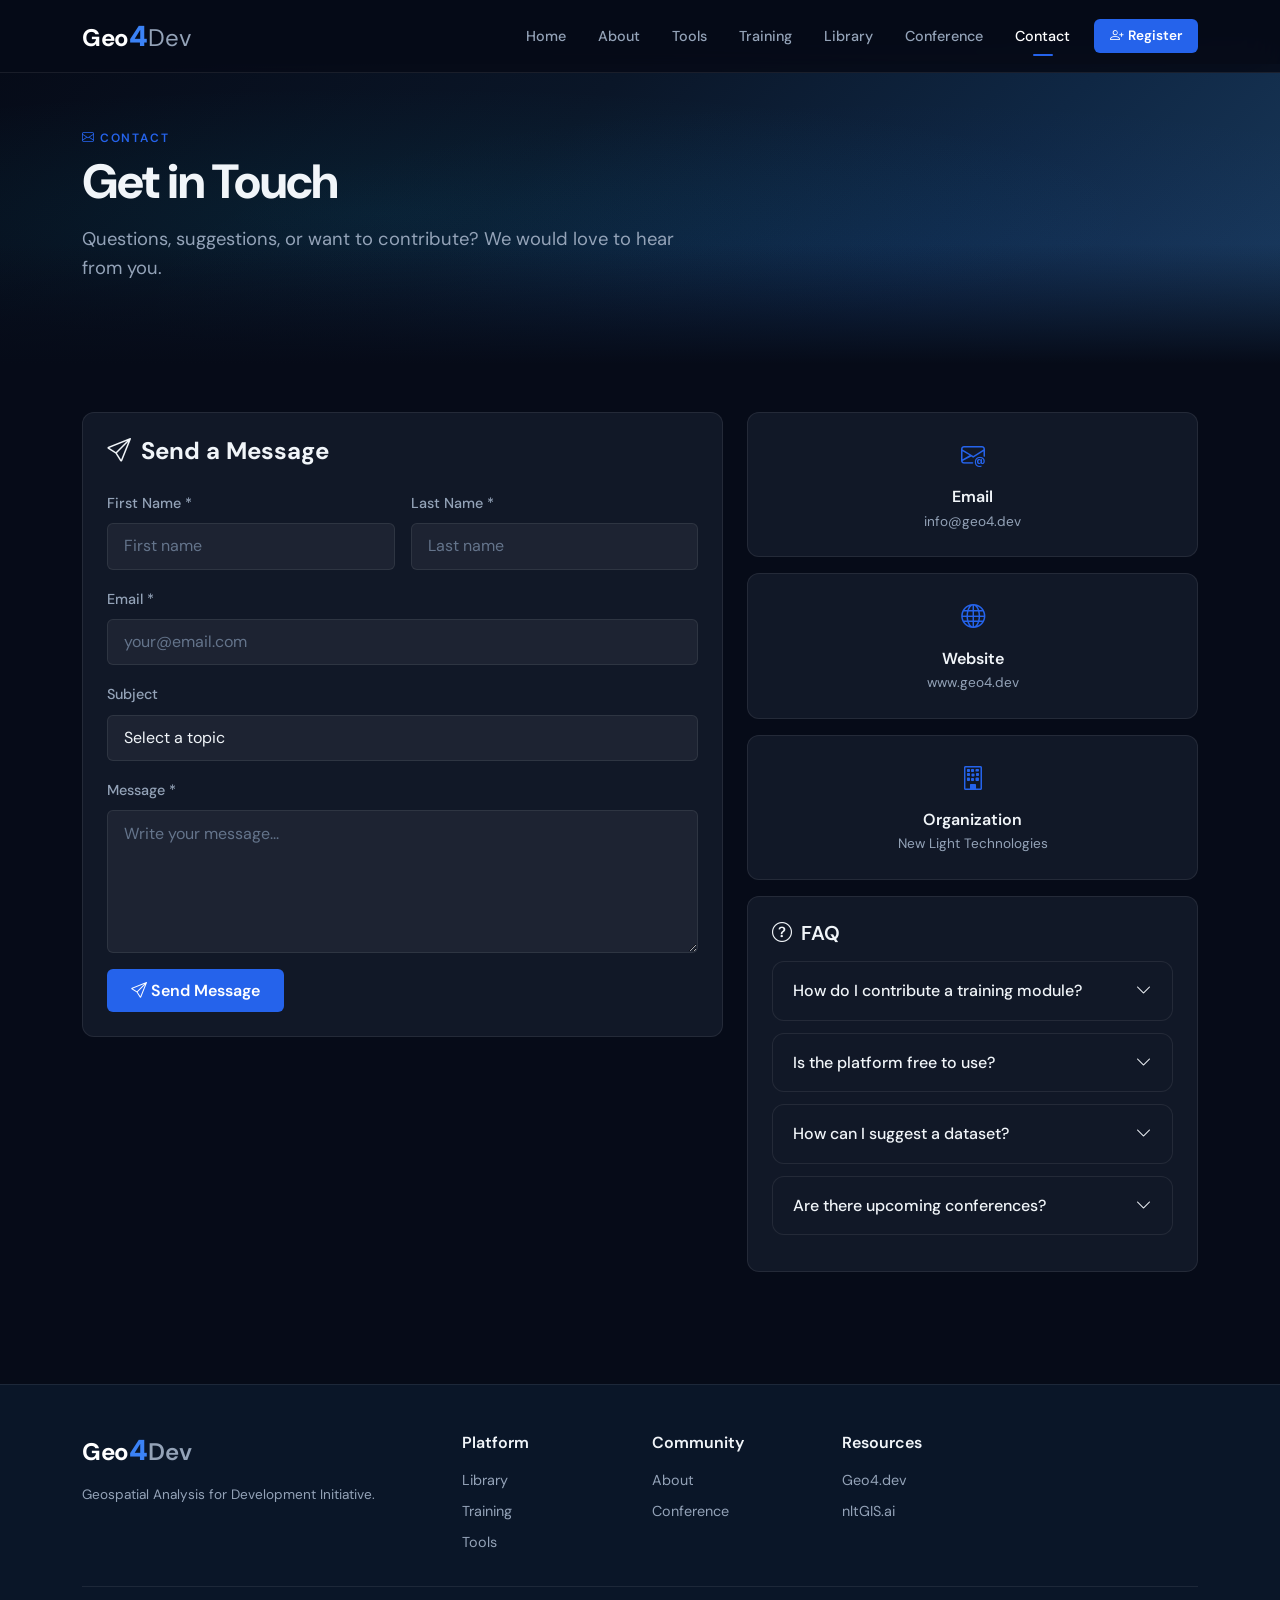
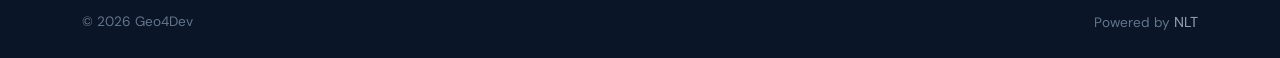
<file: contact.html>
<!DOCTYPE html>
<html lang="en">
<head>
<meta charset="UTF-8">
<meta name="viewport" content="width=device-width, initial-scale=1.0">
<title>Contact - Geo4Dev</title>
<link rel="stylesheet" href="https://cdn.jsdelivr.net/npm/bootstrap@5.3.0/dist/css/bootstrap.min.css">
<link rel="stylesheet" href="https://cdn.jsdelivr.net/npm/bootstrap-icons@1.11.0/font/bootstrap-icons.css">
<link rel="stylesheet" href="css/style.css">
</head>
<body>

<nav class="navbar navbar-expand-lg">
<div class="container">
<a class="navbar-brand" href="index.html"><span class="brand-geo">Geo</span><span class="brand-4">4</span><span class="brand-dev">Dev</span></a>
<button class="navbar-toggler" type="button" data-bs-toggle="collapse" data-bs-target="#navbarNav"><span class="navbar-toggler-icon"></span></button>
<div class="collapse navbar-collapse" id="navbarNav">
<ul class="navbar-nav ms-auto align-items-center">
<li class="nav-item"><a class="nav-link" href="index.html">Home</a></li>
<li class="nav-item"><a class="nav-link" href="about.html">About</a></li>
<li class="nav-item"><a class="nav-link" href="tools.html">Tools</a></li>
<li class="nav-item"><a class="nav-link" href="training.html">Training</a></li>
<li class="nav-item"><a class="nav-link" href="dataset.html">Library</a></li>
<li class="nav-item"><a class="nav-link" href="conference.html">Conference</a></li>
<li class="nav-item"><a class="nav-link active" href="contact.html">Contact</a></li>
<li class="nav-item ms-2"><button class="btn btn-register" onclick="document.getElementById('registerModal').style.display='flex'"><i class="bi bi-person-plus me-1"></i>Register</button></li>
</ul>
</div>
</div>
</nav>

<section class="hero-section" style="min-height:300px">
<div class="container">
<div class="hero-content">
<p class="section-label"><i class="bi bi-envelope me-1"></i>CONTACT</p>
<h1>Get in Touch</h1>
<p class="hero-subtitle">Questions, suggestions, or want to contribute? We would love to hear from you.</p>
</div>
</div>
</section>

<section class="py-5">
<div class="container">
<div class="row g-4">
<div class="col-lg-7">
<div class="glass-card">
<h4 style="font-weight:700;margin-bottom:1.5rem"><i class="bi bi-send me-1"></i> Send a Message</h4>
<form class="contact-form" id="contactForm" onsubmit="handleContact(event)">
<div class="row g-3">
<div class="col-md-6"><div class="mb-3"><label class="form-label">First Name *</label><input type="text" class="form-control" required placeholder="First name"></div></div>
<div class="col-md-6"><div class="mb-3"><label class="form-label">Last Name *</label><input type="text" class="form-control" required placeholder="Last name"></div></div>
</div>
<div class="mb-3"><label class="form-label">Email *</label><input type="email" class="form-control" required placeholder="your@email.com"></div>
<div class="mb-3"><label class="form-label">Subject</label>
<select class="form-select"><option value="">Select a topic</option><option>General Inquiry</option><option>Training Module Proposal</option><option>Dataset Suggestion</option><option>Partnership Opportunity</option><option>Technical Support</option><option>Conference Registration</option><option>Bug Report</option></select>
</div>
<div class="mb-3"><label class="form-label">Message *</label><textarea class="form-control" rows="5" required placeholder="Write your message..."></textarea></div>
<button type="submit" class="btn btn-primary-custom" id="contactBtn"><i class="bi bi-send me-1"></i>Send Message</button>
</form>
</div>
</div>
<div class="col-lg-5">
<div class="row g-3 mb-3">
<div class="col-12"><div class="info-card"><i class="bi bi-envelope-at d-block"></i><h6>Email</h6><p>info@geo4.dev</p></div></div>
<div class="col-12"><div class="info-card"><i class="bi bi-globe d-block"></i><h6>Website</h6><p>www.geo4.dev</p></div></div>
<div class="col-12"><div class="info-card"><i class="bi bi-building d-block"></i><h6>Organization</h6><p>New Light Technologies</p></div></div>
</div>

<div class="glass-card">
<h5 style="font-weight:600;margin-bottom:1rem"><i class="bi bi-question-circle me-1"></i> FAQ</h5>
<div class="faq-item" onclick="toggleFaq(this)"><div class="faq-question">How do I contribute a training module? <i class="bi bi-chevron-down"></i></div><div class="faq-answer">Contact us at info@geo4.dev with a proposal describing your module topic, target audience, and methodology. We welcome contributions from researchers and practitioners worldwide.</div></div>
<div class="faq-item" onclick="toggleFaq(this)"><div class="faq-question">Is the platform free to use? <i class="bi bi-chevron-down"></i></div><div class="faq-answer">Yes! All Geo4Dev resources, training modules, and datasets are freely accessible. Our mission is to make geospatial data available to everyone.</div></div>
<div class="faq-item" onclick="toggleFaq(this)"><div class="faq-question">How can I suggest a dataset? <i class="bi bi-chevron-down"></i></div><div class="faq-answer">Use the contact form above with the subject "Dataset Suggestion" to propose new datasets for inclusion in our library.</div></div>
<div class="faq-item" onclick="toggleFaq(this)"><div class="faq-question">Are there upcoming conferences? <i class="bi bi-chevron-down"></i></div><div class="faq-answer">Check our Conference page for the latest schedule and register to receive notifications about future events.</div></div>
</div>
</div>
</div>
</div>
</section>

<!-- Register Modal -->
<div id="registerModal" style="display:none;position:fixed;inset:0;background:rgba(0,0,0,0.7);z-index:2000;align-items:center;justify-content:center;backdrop-filter:blur(4px)">
<div style="background:var(--bg-card);border:1px solid var(--border-subtle);border-radius:var(--radius-lg);max-width:500px;width:90%;padding:2rem">
<div class="d-flex justify-content-between align-items-center mb-3">
<h4 style="margin:0;font-weight:700">Join Geo4Dev</h4>
<button onclick="document.getElementById('registerModal').style.display='none'" style="background:none;border:none;color:var(--text-secondary);font-size:1.5rem;cursor:pointer">&times;</button>
</div>
<form class="registration-form" onsubmit="event.preventDefault();showToast('Account created!','success');document.getElementById('registerModal').style.display='none'">
<div class="mb-3"><label>Full Name *</label><input type="text" class="form-control" required placeholder="Your name"></div>
<div class="mb-3"><label>Email *</label><input type="email" class="form-control" required placeholder="your@email.com"></div>
<button type="submit" class="btn btn-primary-custom w-100"><i class="bi bi-person-check me-1"></i>Create Account</button>
</form>
</div>
</div>

<footer class="site-footer">
<div class="container">
<div class="row g-4">
<div class="col-lg-4"><h6><span class="brand-geo">Geo</span><span class="brand-4">4</span><span class="brand-dev">Dev</span></h6><p style="color:var(--text-secondary);font-size:0.85rem">Geospatial Analysis for Development Initiative.</p></div>
<div class="col-lg-2"><h6>Platform</h6><div class="d-flex flex-column gap-2"><a href="dataset.html">Library</a><a href="training.html">Training</a><a href="tools.html">Tools</a></div></div>
<div class="col-lg-2"><h6>Community</h6><div class="d-flex flex-column gap-2"><a href="about.html">About</a><a href="conference.html">Conference</a></div></div>
<div class="col-lg-2"><h6>Resources</h6><div class="d-flex flex-column gap-2"><a href="https://www.geo4.dev" target="_blank">Geo4.dev</a><a href="https://nltgis.ai" target="_blank">nltGIS.ai</a></div></div>
</div>
<div class="footer-bottom d-flex justify-content-between flex-wrap"><span>&copy; 2026 Geo4Dev</span><span>Powered by <a href="https://nltgis.ai" target="_blank">NLT</a></span></div>
</div>
</footer>

<div id="toastContainer"></div>
<button class="back-to-top" id="backToTop" onclick="window.scrollTo({top:0,behavior:'smooth'})"><i class="bi bi-chevron-up"></i></button>

<script src="https://cdn.jsdelivr.net/npm/bootstrap@5.3.0/dist/js/bootstrap.bundle.min.js"></script>
<script>
function handleContact(e){e.preventDefault();var btn=document.getElementById("contactBtn");btn.innerHTML='<span class="spinner"></span> Sending...';btn.disabled=true;setTimeout(function(){btn.innerHTML='<i class="bi bi-check-circle me-1"></i> Sent!';showToast("Message sent successfully! We will get back to you soon.","success");setTimeout(function(){btn.innerHTML='<i class="bi bi-send me-1"></i>Send Message';btn.disabled=false;document.getElementById("contactForm").reset()},2000)},2000)}

function toggleFaq(el){var isOpen=el.classList.contains("open");document.querySelectorAll(".faq-item").forEach(function(item){item.classList.remove("open")});if(!isOpen)el.classList.add("open")}

function showToast(msg,type){var t=document.createElement("div");t.className="custom-toast "+type;t.textContent=msg;document.getElementById("toastContainer").appendChild(t);setTimeout(function(){t.classList.add("show")},10);setTimeout(function(){t.classList.remove("show");setTimeout(function(){t.remove()},400)},4000)}

window.addEventListener("scroll",function(){var n=document.querySelector(".navbar");var b=document.getElementById("backToTop");if(window.scrollY>100)n.classList.add("scrolled");else n.classList.remove("scrolled");if(window.scrollY>300)b.classList.add("show");else b.classList.remove("show")});
</script>
</body>
</html>
</file>
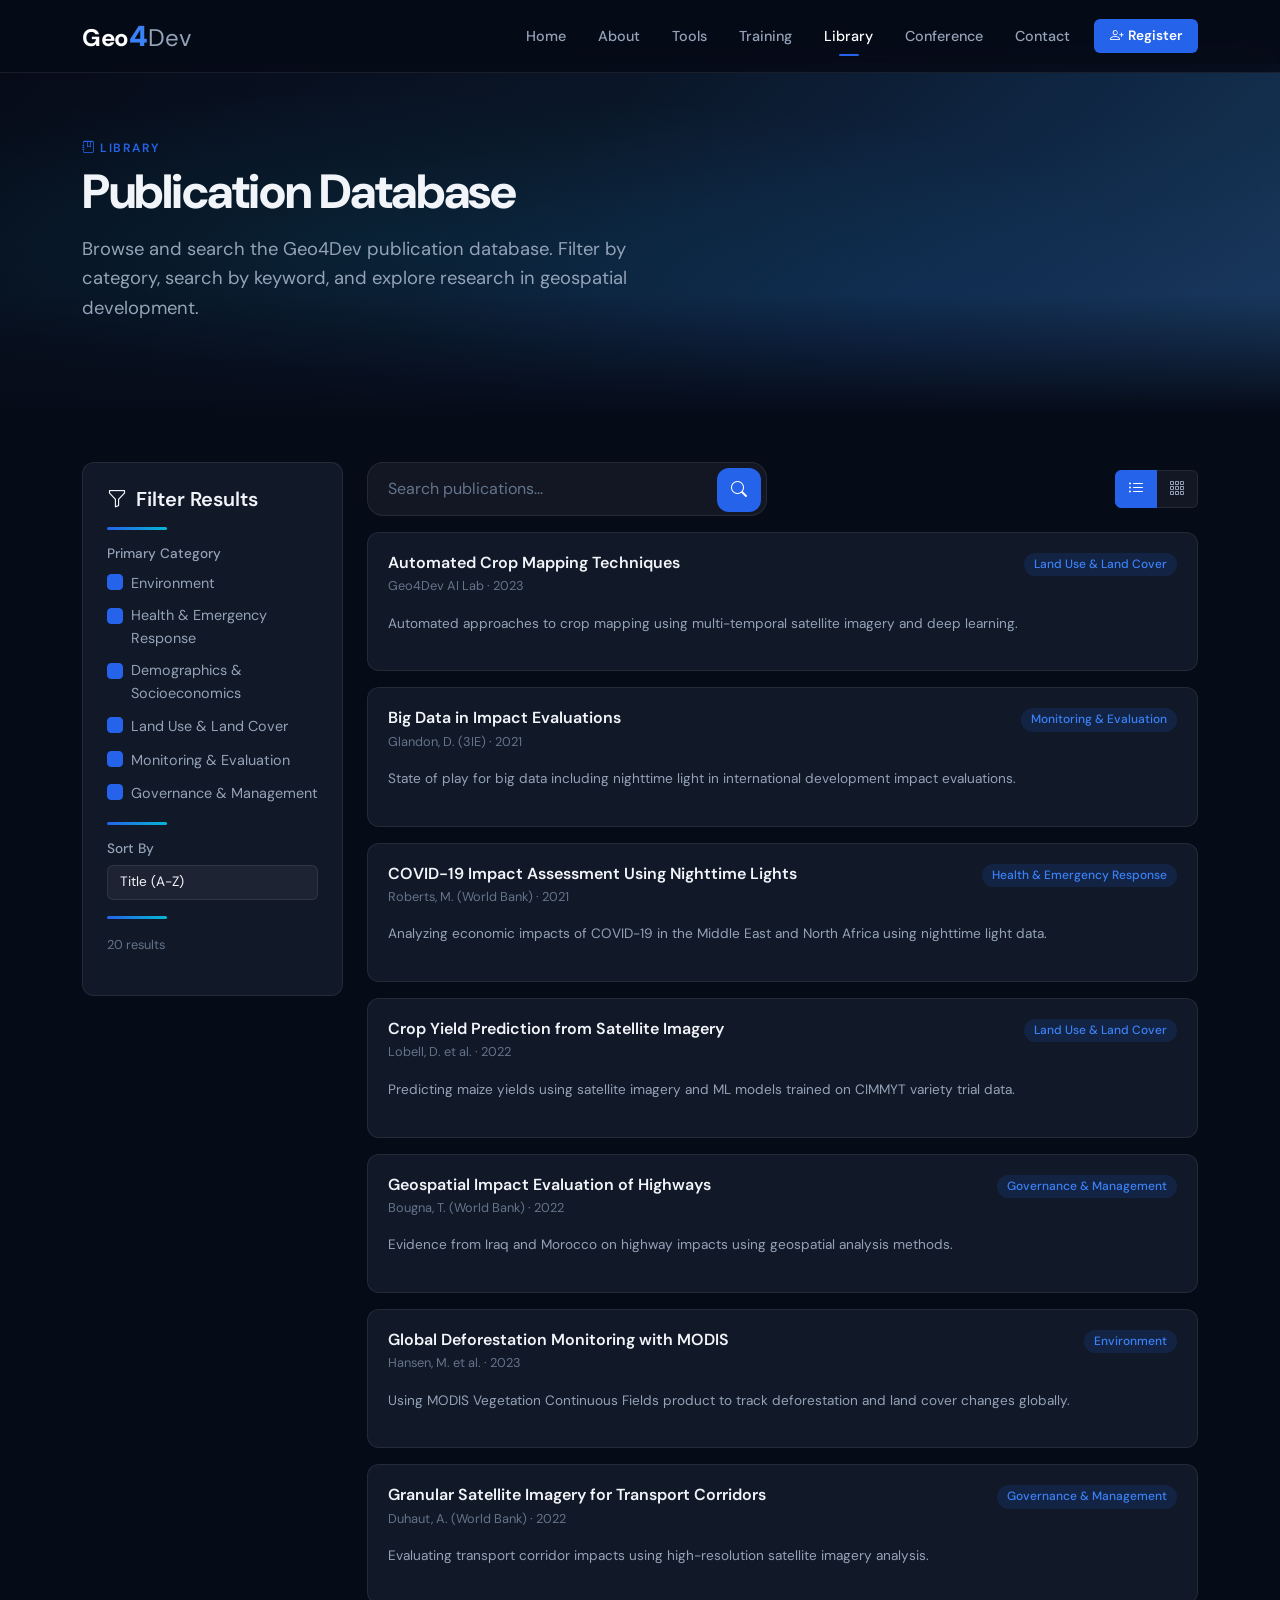
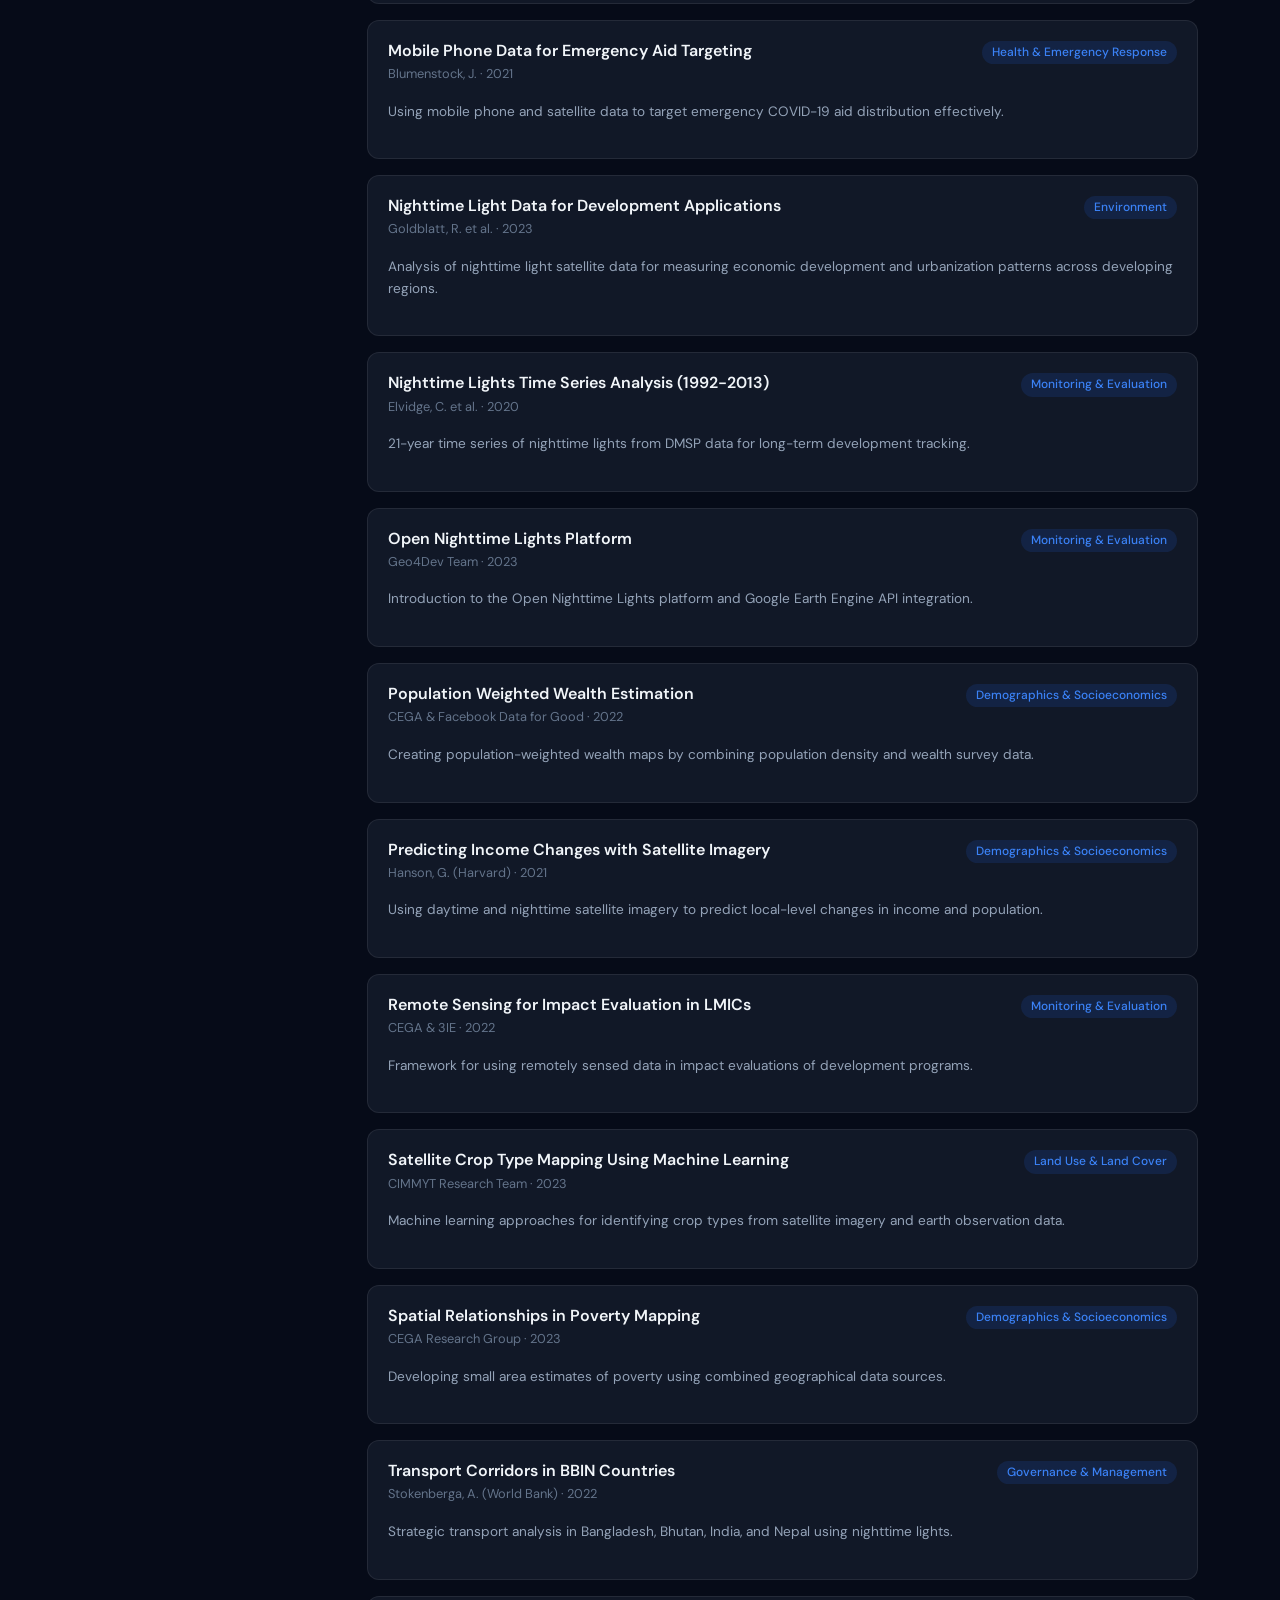
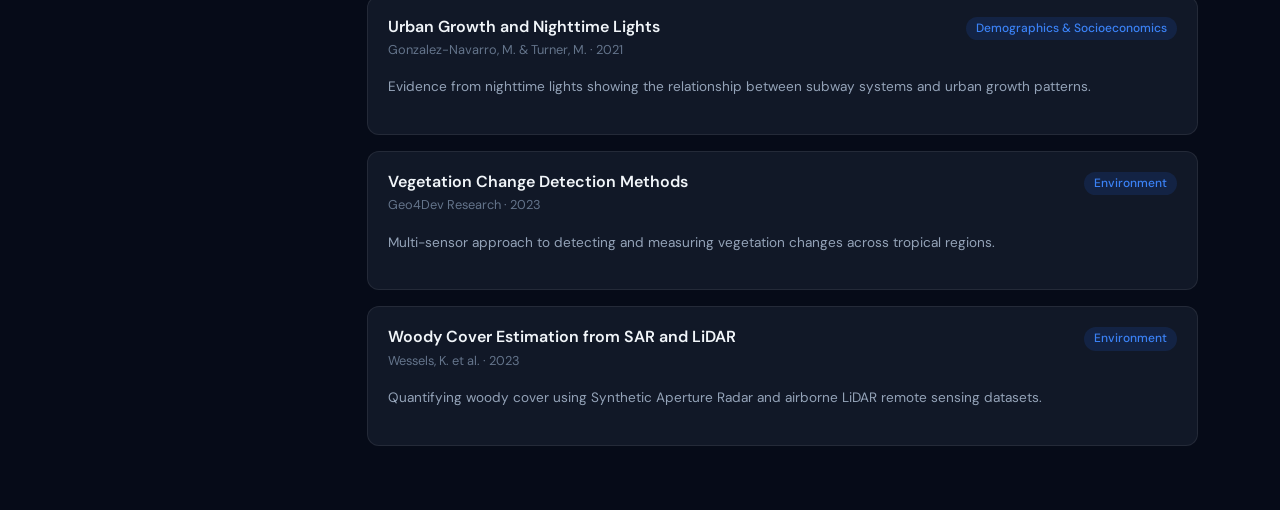
<file: dataset.html>
<!DOCTYPE html>
<html lang="en">
<head>
<meta charset="UTF-8">
<meta name="viewport" content="width=device-width, initial-scale=1.0">
<title>Library - Geo4Dev</title>
<link rel="stylesheet" href="https://cdn.jsdelivr.net/npm/bootstrap@5.3.0/dist/css/bootstrap.min.css">
<link rel="stylesheet" href="https://cdn.jsdelivr.net/npm/bootstrap-icons@1.11.0/font/bootstrap-icons.css">
<link rel="stylesheet" href="css/style.css">
</head>
<body>

<!-- Navbar -->
<nav class="navbar navbar-expand-lg">
<div class="container">
<a class="navbar-brand" href="index.html"><span class="brand-geo">Geo</span><span class="brand-4">4</span><span class="brand-dev">Dev</span></a>
<button class="navbar-toggler" type="button" data-bs-toggle="collapse" data-bs-target="#navbarNav"><span class="navbar-toggler-icon"></span></button>
<div class="collapse navbar-collapse" id="navbarNav">
<ul class="navbar-nav ms-auto align-items-center">
<li class="nav-item"><a class="nav-link" href="index.html">Home</a></li>
<li class="nav-item"><a class="nav-link" href="about.html">About</a></li>
<li class="nav-item"><a class="nav-link" href="tools.html">Tools</a></li>
<li class="nav-item"><a class="nav-link" href="training.html">Training</a></li>
<li class="nav-item"><a class="nav-link active" href="dataset.html">Library</a></li>
<li class="nav-item"><a class="nav-link" href="conference.html">Conference</a></li>
<li class="nav-item"><a class="nav-link" href="contact.html">Contact</a></li>
<li class="nav-item ms-2"><button class="btn btn-register" onclick="document.getElementById('registerModal').style.display='flex'"><i class="bi bi-person-plus me-1"></i>Register</button></li>
</ul>
</div>
</div>
</nav>

<!-- Hero -->
<section class="hero-section" style="min-height:350px">
<div class="container">
<div class="hero-content">
<p class="section-label"><i class="bi bi-journal-bookmark me-1"></i>LIBRARY</p>
<h1>Publication Database</h1>
<p class="hero-subtitle">Browse and search the Geo4Dev publication database. Filter by category, search by keyword, and explore research in geospatial development.</p>
</div>
</div>
</section>

<!-- Main Content -->
<section class="py-5">
<div class="container">
<div class="row g-4">
<!-- Filter Sidebar -->
<div class="col-lg-3">
<div class="filter-panel">
<h5><i class="bi bi-funnel me-1"></i> Filter Results</h5>
<div class="divider"></div>
<h6 style="font-size:0.85rem;color:var(--text-secondary);margin-top:1rem">Primary Category</h6>
<div class="form-check"><input class="form-check-input" type="checkbox" id="catEnv" checked onchange="applyFilters()"><label class="form-check-label" for="catEnv">Environment</label></div>
<div class="form-check"><input class="form-check-input" type="checkbox" id="catHealth" checked onchange="applyFilters()"><label class="form-check-label" for="catHealth">Health &amp; Emergency Response</label></div>
<div class="form-check"><input class="form-check-input" type="checkbox" id="catDemo" checked onchange="applyFilters()"><label class="form-check-label" for="catDemo">Demographics &amp; Socioeconomics</label></div>
<div class="form-check"><input class="form-check-input" type="checkbox" id="catLULC" checked onchange="applyFilters()"><label class="form-check-label" for="catLULC">Land Use &amp; Land Cover</label></div>
<div class="form-check"><input class="form-check-input" type="checkbox" id="catME" checked onchange="applyFilters()"><label class="form-check-label" for="catME">Monitoring &amp; Evaluation</label></div>
<div class="form-check"><input class="form-check-input" type="checkbox" id="catGov" checked onchange="applyFilters()"><label class="form-check-label" for="catGov">Governance &amp; Management</label></div>
<div class="divider"></div>
<h6 style="font-size:0.85rem;color:var(--text-secondary)">Sort By</h6>
<select class="form-select" id="sortSelect" onchange="applyFilters()" style="background:var(--bg-glass)!important;border:1px solid var(--border-subtle)!important;color:var(--text-primary);font-size:0.85rem;border-radius:var(--radius-sm)">
<option value="title">Title (A-Z)</option>
<option value="title-desc">Title (Z-A)</option>
<option value="year">Year (Newest)</option>
<option value="year-asc">Year (Oldest)</option>
</select>
<div class="divider"></div>
<p style="color:var(--text-muted);font-size:0.8rem"><span id="resultCount">0</span> results</p>
</div>
</div>

<!-- Results -->
<div class="col-lg-9">
<div class="d-flex justify-content-between align-items-center mb-3 flex-wrap gap-2">
<div class="search-bar" style="margin-top:0;max-width:400px;flex:1">
<input type="text" class="form-control" id="pubSearch" placeholder="Search publications..." oninput="applyFilters()" style="padding-right:50px">
<button class="btn-search" onclick="applyFilters()"><i class="bi bi-search"></i></button>
</div>
<div class="view-toggle btn-group">
<button class="btn active" id="listViewBtn" onclick="setView('list')"><i class="bi bi-list-ul"></i></button>
<button class="btn" id="gridViewBtn" onclick="setView('grid')"><i class="bi bi-grid-3x3-gap"></i></button>
</div>
</div>
<div id="pubResults"></div>
</div>
</div>
</div>
</section>

<!-- Detail Modal -->
<div id="detailModal" style="display:none;position:fixed;inset:0;background:rgba(0,0,0,0.7);z-index:2000;align-items:center;justify-content:center;backdrop-filter:blur(4px)">
<div style="background:var(--bg-card);border:1px solid var(--border-subtle);border-radius:var(--radius-lg);max-width:600px;width:90%;max-height:90vh;overflow-y:auto;padding:2rem">
<div class="d-flex justify-content-between align-items-center mb-3">
<h4 id="detailTitle" style="margin:0;font-weight:700;font-size:1.1rem"></h4>
<button onclick="document.getElementById('detailModal').style.display='none'" style="background:none;border:none;color:var(--text-secondary);font-size:1.5rem;cursor:pointer">&times;</button>
</div>
<div class="divider"></div>
<p id="detailMeta" style="color:var(--text-muted);font-size:0.85rem"></p>
<p id="detailDesc" style="color:var(--text-secondary);font-size:0.9rem"></p>
<div id="detailCategory" class="mb-3"></div>
<div class="d-flex gap-2">
<button class="btn btn-primary-custom btn-sm" onclick="showToast('Opening publication...','info');document.getElementById('detailModal').style.display='none'"><i class="bi bi-box-arrow-up-right me-1"></i>View Full</button>
<button class="btn btn-outline-custom btn-sm" onclick="showToast('Added to reading list!','success');document.getElementById('detailModal').style.display='none'"><i class="bi bi-bookmark-plus me-1"></i>Save</button>
<button class="btn btn-outline-custom btn-sm" onclick="showToast('Citation copied!','success')"><i class="bi bi-clipboard me-1"></i>Cite</button>
</div>
</div>
</div>

<!-- Register Modal -->
<div id="registerModal" style="display:none;position:fixed;inset:0;background:rgba(0,0,0,0.7);z-index:2000;align-items:center;justify-content:center;backdrop-filter:blur(4px)">
<div style="background:var(--bg-card);border:1px solid var(--border-subtle);border-radius:var(--radius-lg);max-width:500px;width:90%;max-height:90vh;overflow-y:auto;padding:2rem">
<div class="d-flex justify-content-between align-items-center mb-3">
<h4 style="margin:0;font-weight:700">Join Geo4Dev</h4>
<button onclick="document.getElementById('registerModal').style.display='none'" style="background:none;border:none;color:var(--text-secondary);font-size:1.5rem;cursor:pointer">&times;</button>
</div>
<p style="color:var(--text-secondary);font-size:0.9rem;margin-bottom:1.5rem">Register to save publications, track reading, and get alerts.</p>
<form class="registration-form" onsubmit="event.preventDefault();showToast('Account created!','success');document.getElementById('registerModal').style.display='none'">
<div class="mb-3"><label>Full Name *</label><input type="text" class="form-control" required placeholder="Your name"></div>
<div class="mb-3"><label>Email *</label><input type="email" class="form-control" required placeholder="your@email.com"></div>
<button type="submit" class="btn btn-primary-custom w-100"><i class="bi bi-person-check me-1"></i>Create Account</button>
</form>
</div>
</div>

<div id="toastContainer"></div>
<button class="back-to-top" id="backToTop" onclick="window.scrollTo({top:0,behavior:'smooth'})"><i class="bi bi-chevron-up"></i></button>

<script src="https://cdn.jsdelivr.net/npm/bootstrap@5.3.0/dist/js/bootstrap.bundle.min.js"></script>
<script>
var publications=[
{title:"Nighttime Light Data for Development Applications",authors:"Goldblatt, R. et al.",year:2023,category:"Environment",desc:"Analysis of nighttime light satellite data for measuring economic development and urbanization patterns across developing regions."},
{title:"Satellite Crop Type Mapping Using Machine Learning",authors:"CIMMYT Research Team",year:2023,category:"Land Use & Land Cover",desc:"Machine learning approaches for identifying crop types from satellite imagery and earth observation data."},
{title:"Remote Sensing for Impact Evaluation in LMICs",authors:"CEGA & 3IE",year:2022,category:"Monitoring & Evaluation",desc:"Framework for using remotely sensed data in impact evaluations of development programs."},
{title:"Population Weighted Wealth Estimation",authors:"CEGA & Facebook Data for Good",year:2022,category:"Demographics & Socioeconomics",desc:"Creating population-weighted wealth maps by combining population density and wealth survey data."},
{title:"Urban Growth and Nighttime Lights",authors:"Gonzalez-Navarro, M. & Turner, M.",year:2021,category:"Demographics & Socioeconomics",desc:"Evidence from nighttime lights showing the relationship between subway systems and urban growth patterns."},
{title:"Global Deforestation Monitoring with MODIS",authors:"Hansen, M. et al.",year:2023,category:"Environment",desc:"Using MODIS Vegetation Continuous Fields product to track deforestation and land cover changes globally."},
{title:"COVID-19 Impact Assessment Using Nighttime Lights",authors:"Roberts, M. (World Bank)",year:2021,category:"Health & Emergency Response",desc:"Analyzing economic impacts of COVID-19 in the Middle East and North Africa using nighttime light data."},
{title:"Crop Yield Prediction from Satellite Imagery",authors:"Lobell, D. et al.",year:2022,category:"Land Use & Land Cover",desc:"Predicting maize yields using satellite imagery and ML models trained on CIMMYT variety trial data."},
{title:"Woody Cover Estimation from SAR and LiDAR",authors:"Wessels, K. et al.",year:2023,category:"Environment",desc:"Quantifying woody cover using Synthetic Aperture Radar and airborne LiDAR remote sensing datasets."},
{title:"Mobile Phone Data for Emergency Aid Targeting",authors:"Blumenstock, J.",year:2021,category:"Health & Emergency Response",desc:"Using mobile phone and satellite data to target emergency COVID-19 aid distribution effectively."},
{title:"Granular Satellite Imagery for Transport Corridors",authors:"Duhaut, A. (World Bank)",year:2022,category:"Governance & Management",desc:"Evaluating transport corridor impacts using high-resolution satellite imagery analysis."},
{title:"Spatial Relationships in Poverty Mapping",authors:"CEGA Research Group",year:2023,category:"Demographics & Socioeconomics",desc:"Developing small area estimates of poverty using combined geographical data sources."},
{title:"Geospatial Impact Evaluation of Highways",authors:"Bougna, T. (World Bank)",year:2022,category:"Governance & Management",desc:"Evidence from Iraq and Morocco on highway impacts using geospatial analysis methods."},
{title:"Nighttime Lights Time Series Analysis (1992-2013)",authors:"Elvidge, C. et al.",year:2020,category:"Monitoring & Evaluation",desc:"21-year time series of nighttime lights from DMSP data for long-term development tracking."},
{title:"Open Nighttime Lights Platform",authors:"Geo4Dev Team",year:2023,category:"Monitoring & Evaluation",desc:"Introduction to the Open Nighttime Lights platform and Google Earth Engine API integration."},
{title:"Predicting Income Changes with Satellite Imagery",authors:"Hanson, G. (Harvard)",year:2021,category:"Demographics & Socioeconomics",desc:"Using daytime and nighttime satellite imagery to predict local-level changes in income and population."},
{title:"Transport Corridors in BBIN Countries",authors:"Stokenberga, A. (World Bank)",year:2022,category:"Governance & Management",desc:"Strategic transport analysis in Bangladesh, Bhutan, India, and Nepal using nighttime lights."},
{title:"Vegetation Change Detection Methods",authors:"Geo4Dev Research",year:2023,category:"Environment",desc:"Multi-sensor approach to detecting and measuring vegetation changes across tropical regions."},
{title:"Big Data in Impact Evaluations",authors:"Glandon, D. (3IE)",year:2021,category:"Monitoring & Evaluation",desc:"State of play for big data including nighttime light in international development impact evaluations."},
{title:"Automated Crop Mapping Techniques",authors:"Geo4Dev AI Lab",year:2023,category:"Land Use & Land Cover",desc:"Automated approaches to crop mapping using multi-temporal satellite imagery and deep learning."}
];

var currentView="list";

function applyFilters(){
var q=(document.getElementById("pubSearch").value||"").toLowerCase();
var cats=[];
if(document.getElementById("catEnv").checked)cats.push("Environment");
if(document.getElementById("catHealth").checked)cats.push("Health & Emergency Response");
if(document.getElementById("catDemo").checked)cats.push("Demographics & Socioeconomics");
if(document.getElementById("catLULC").checked)cats.push("Land Use & Land Cover");
if(document.getElementById("catME").checked)cats.push("Monitoring & Evaluation");
if(document.getElementById("catGov").checked)cats.push("Governance & Management");
var sort=document.getElementById("sortSelect").value;
var filtered=publications.filter(function(p){var matchCat=cats.indexOf(p.category)!==-1;var matchQ=!q||p.title.toLowerCase().indexOf(q)!==-1||p.authors.toLowerCase().indexOf(q)!==-1||p.desc.toLowerCase().indexOf(q)!==-1||p.category.toLowerCase().indexOf(q)!==-1;return matchCat&&matchQ});
if(sort==="title")filtered.sort(function(a,b){return a.title.localeCompare(b.title)});
else if(sort==="title-desc")filtered.sort(function(a,b){return b.title.localeCompare(a.title)});
else if(sort==="year")filtered.sort(function(a,b){return b.year-a.year});
else if(sort==="year-asc")filtered.sort(function(a,b){return a.year-b.year});
document.getElementById("resultCount").textContent=filtered.length;
renderResults(filtered);
}

function renderResults(items){
var container=document.getElementById("pubResults");
if(items.length===0){container.innerHTML='<div class="glass-card text-center py-5"><i class="bi bi-search" style="font-size:2rem;color:var(--text-muted)"></i><p style="color:var(--text-muted);margin-top:1rem">No publications match your criteria. Try adjusting filters.</p></div>';return}
var html="";
if(currentView==="list"){items.forEach(function(p,i){html+='<div class="dataset-card mb-3" onclick="showDetail('+i+')" style="animation:fadeInUp 0.3s ease '+(i*0.05)+'s both"><div class="d-flex justify-content-between align-items-start flex-wrap"><div><h5>'+p.title+'</h5><div class="dataset-meta">'+p.authors+' &middot; '+p.year+'</div></div><span class="dataset-category">'+p.category+'</span></div><p>'+p.desc+'</p></div>'})}else{html='<div class="row g-3">';items.forEach(function(p,i){html+='<div class="col-md-6"><div class="dataset-card" onclick="showDetail('+i+')" style="height:100%;animation:fadeInUp 0.3s ease '+(i*0.05)+'s both"><span class="dataset-category mb-2 d-inline-block">'+p.category+'</span><h5>'+p.title+'</h5><div class="dataset-meta">'+p.authors+' &middot; '+p.year+'</div><p>'+p.desc+'</p></div></div>'});html+='</div>'}
container.innerHTML=html;
}

function setView(v){currentView=v;document.getElementById("listViewBtn").classList.toggle("active",v==="list");document.getElementById("gridViewBtn").classList.toggle("active",v==="grid");applyFilters()}

var lastFiltered=[];
function showDetail(i){var items=getFilteredItems();var p=items[i];if(!p)return;
document.getElementById("detailTitle").textContent=p.title;
document.getElementById("detailMeta").textContent=p.authors+" \u2022 "+p.year;
document.getElementById("detailDesc").textContent=p.desc;
document.getElementById("detailCategory").innerHTML='<span class="dataset-category">'+p.category+'</span>';
document.getElementById("detailModal").style.display="flex";
}
function getFilteredItems(){var q=(document.getElementById("pubSearch").value||"").toLowerCase();var cats=[];if(document.getElementById("catEnv").checked)cats.push("Environment");if(document.getElementById("catHealth").checked)cats.push("Health & Emergency Response");if(document.getElementById("catDemo").checked)cats.push("Demographics & Socioeconomics");if(document.getElementById("catLULC").checked)cats.push("Land Use & Land Cover");if(document.getElementById("catME").checked)cats.push("Monitoring & Evaluation");if(document.getElementById("catGov").checked)cats.push("Governance & Management");var sort=document.getElementById("sortSelect").value;var f=publications.filter(function(p){return cats.indexOf(p.category)!==-1&&(!q||p.title.toLowerCase().indexOf(q)!==-1||p.authors.toLowerCase().indexOf(q)!==-1||p.desc.toLowerCase().indexOf(q)!==-1)});if(sort==="title")f.sort(function(a,b){return a.title.localeCompare(b.title)});else if(sort==="title-desc")f.sort(function(a,b){return b.title.localeCompare(a.title)});else if(sort==="year")f.sort(function(a,b){return b.year-a.year});else if(sort==="year-asc")f.sort(function(a,b){return a.year-b.year});return f}

function showToast(msg,type){var t=document.createElement("div");t.className="custom-toast "+type;t.textContent=msg;document.getElementById("toastContainer").appendChild(t);setTimeout(function(){t.classList.add("show")},10);setTimeout(function(){t.classList.remove("show");setTimeout(function(){t.remove()},400)},4000)}

// URL params
var params=new URLSearchParams(window.location.search);
var urlQ=params.get("q");
if(urlQ){document.getElementById("pubSearch").value=urlQ}

// Navbar/back-to-top
window.addEventListener("scroll",function(){var n=document.querySelector(".navbar");var b=document.getElementById("backToTop");if(window.scrollY>100)n.classList.add("scrolled");else n.classList.remove("scrolled");if(window.scrollY>300)b.classList.add("show");else b.classList.remove("show")});

// Init
applyFilters();
</script>
</body>
</html>
</file>
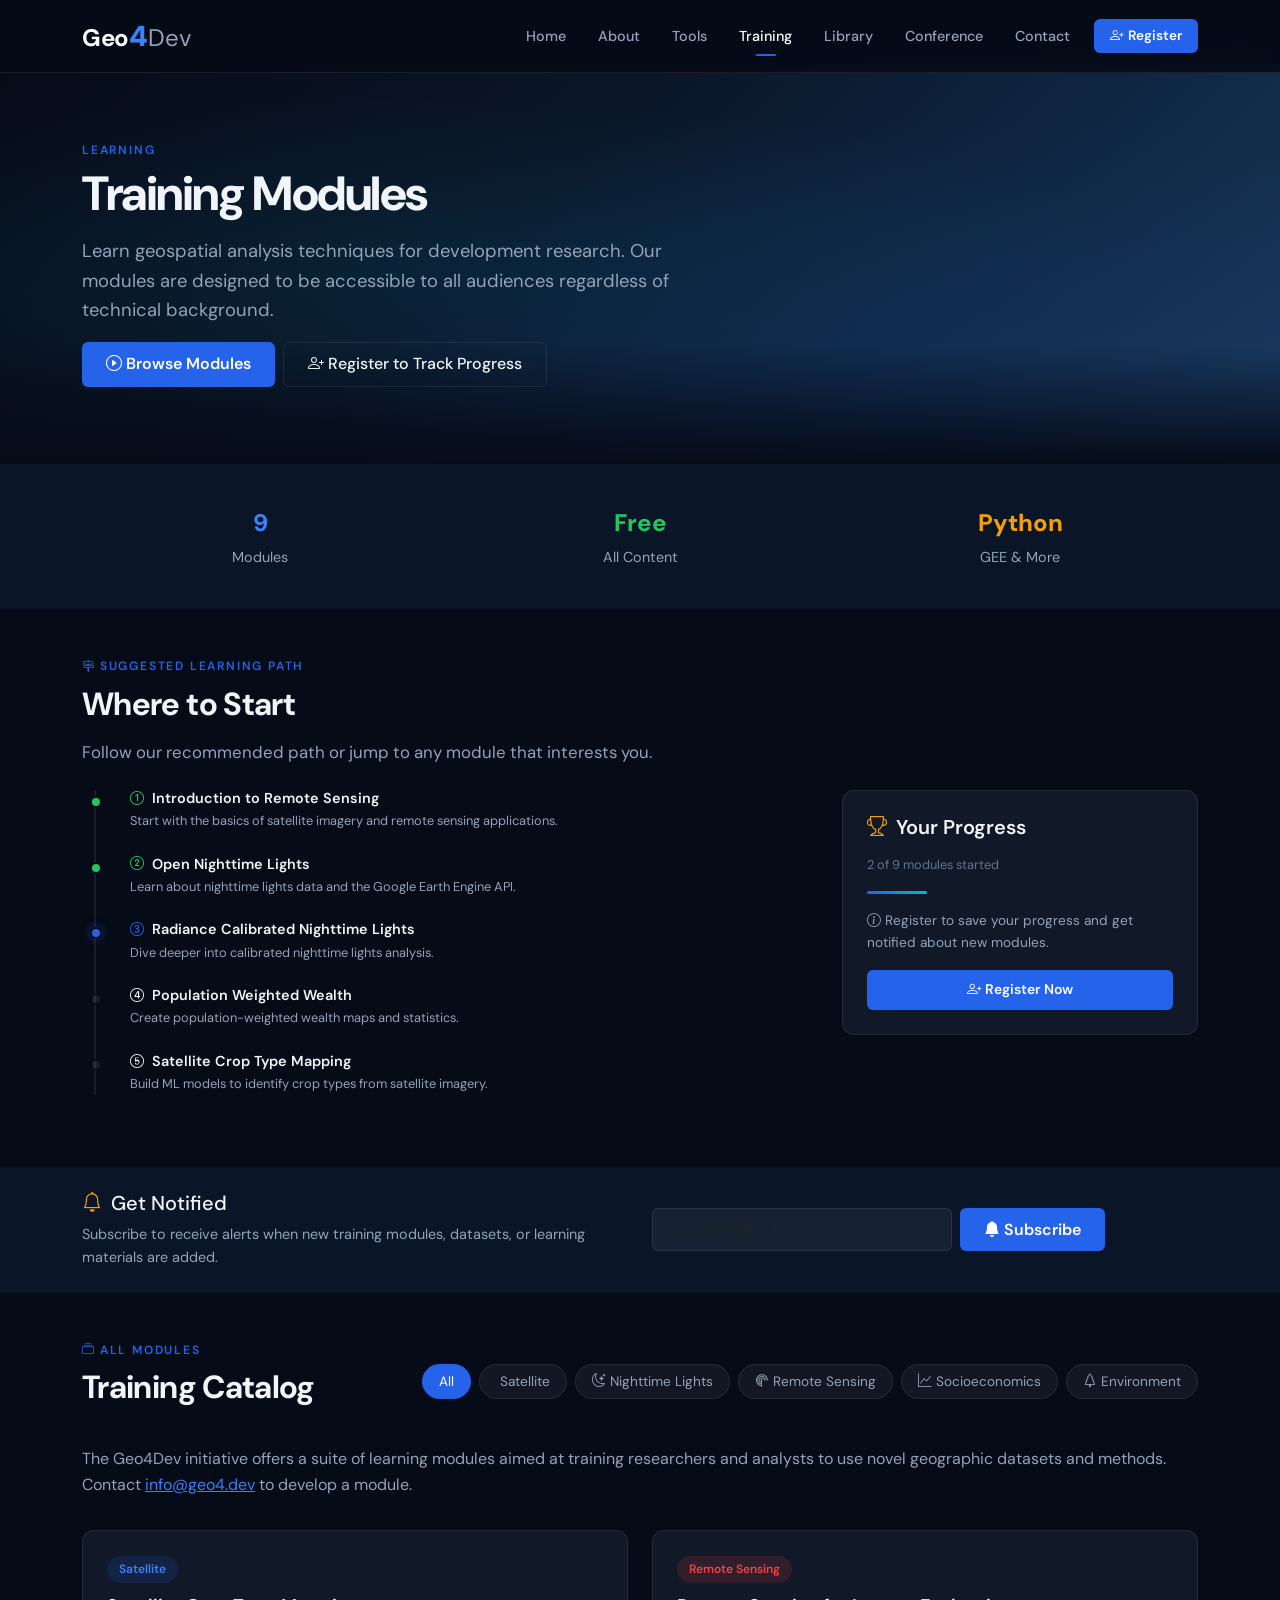
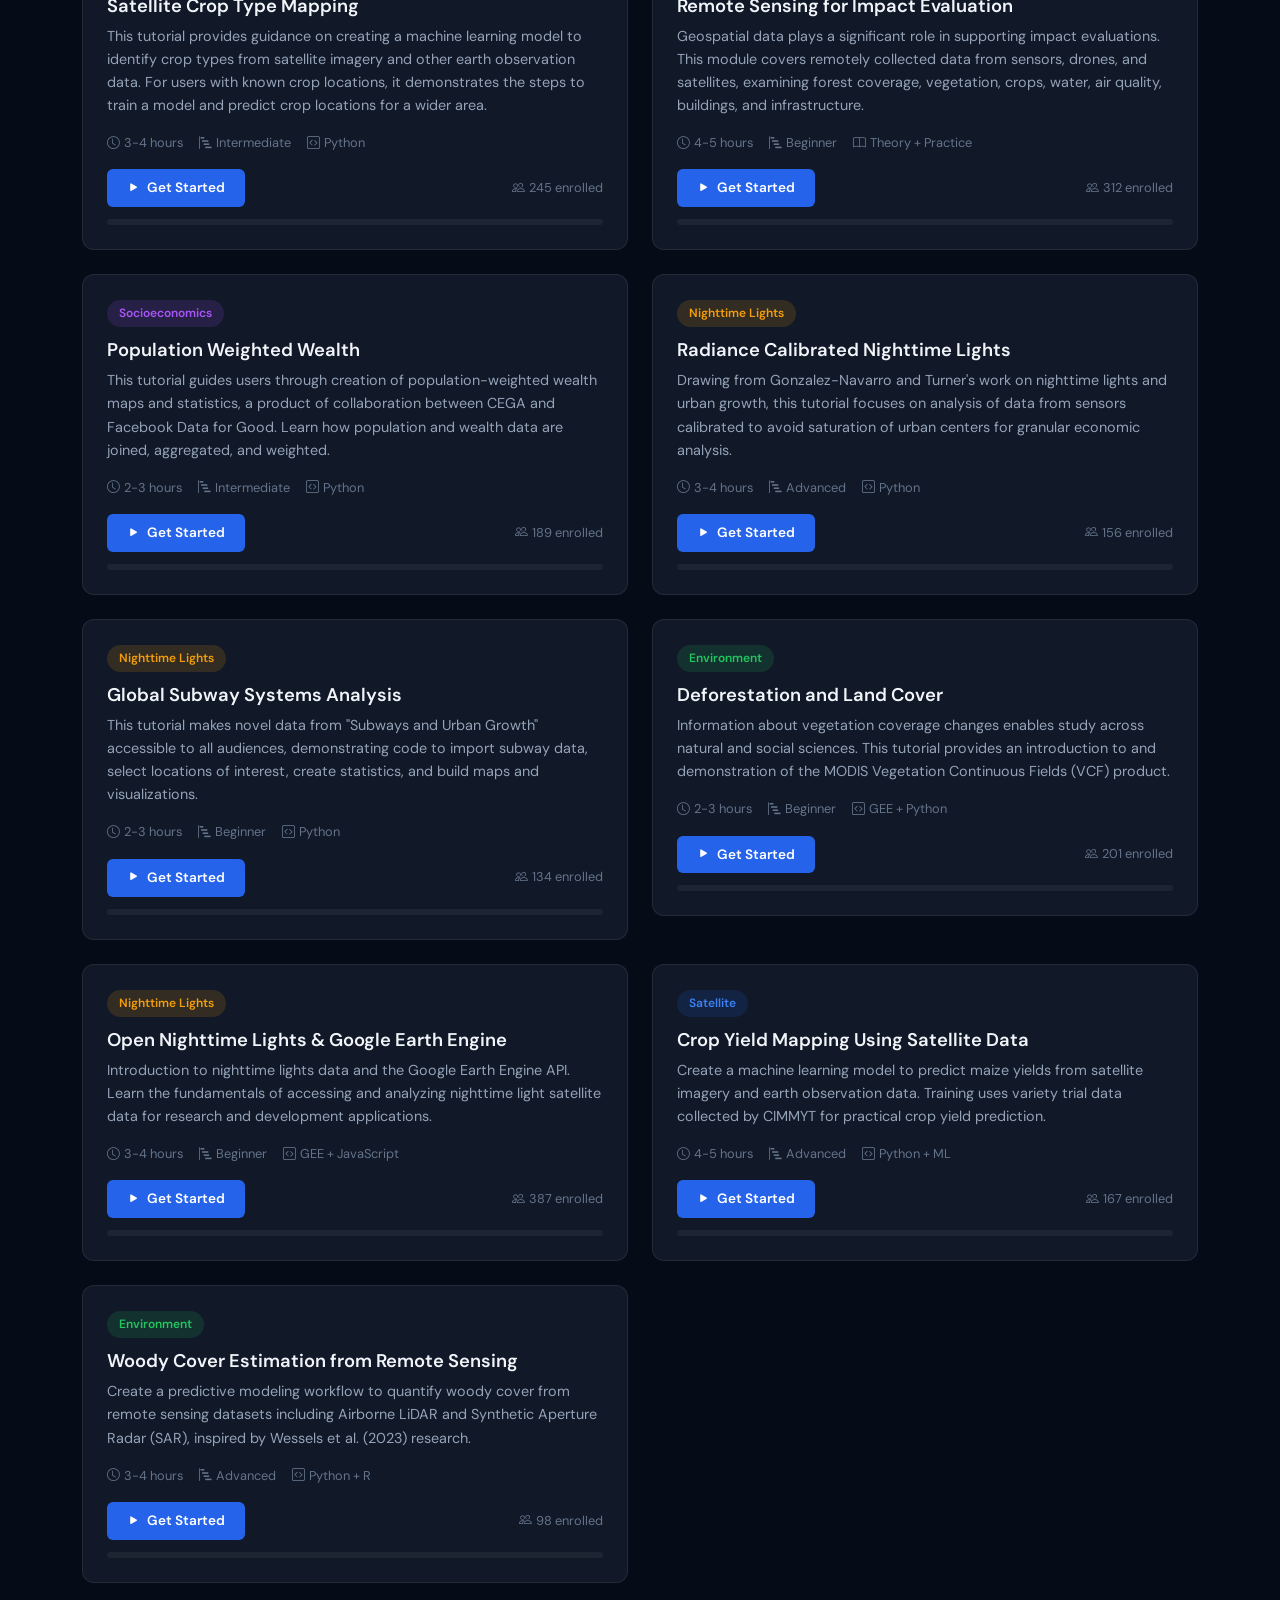
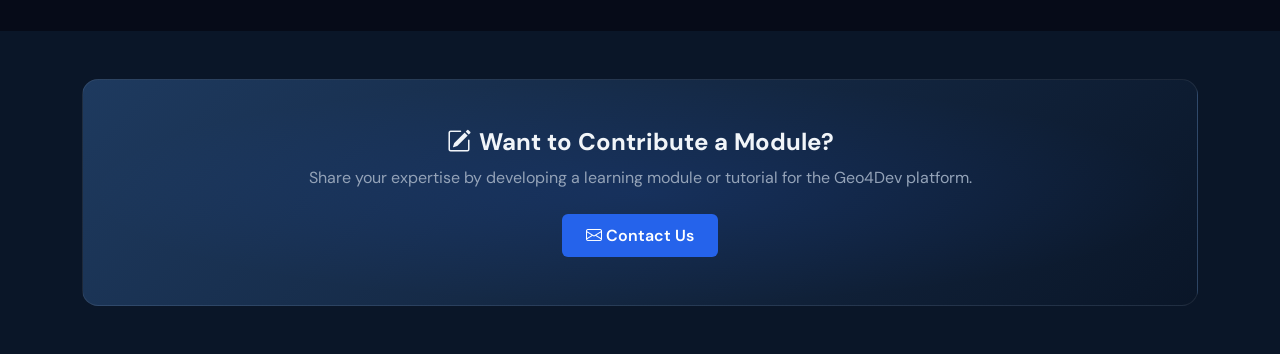
<file: training.html>
<!DOCTYPE html>
<html lang="en">
<head>
<meta charset="UTF-8">
<meta name="viewport" content="width=device-width, initial-scale=1.0">
<title>Training - Geo4Dev</title>
<link rel="stylesheet" href="https://cdn.jsdelivr.net/npm/bootstrap@5.3.0/dist/css/bootstrap.min.css">
<link rel="stylesheet" href="https://cdn.jsdelivr.net/npm/bootstrap-icons@1.11.0/font/bootstrap-icons.css">
<link rel="stylesheet" href="css/style.css">
</head>
<body>

<!-- Navbar -->
<nav class="navbar navbar-expand-lg">
<div class="container">
<a class="navbar-brand" href="index.html"><span class="brand-geo">Geo</span><span class="brand-4">4</span><span class="brand-dev">Dev</span></a>
<button class="navbar-toggler" type="button" data-bs-toggle="collapse" data-bs-target="#navbarNav"><span class="navbar-toggler-icon"></span></button>
<div class="collapse navbar-collapse" id="navbarNav">
<ul class="navbar-nav ms-auto align-items-center">
<li class="nav-item"><a class="nav-link" href="index.html">Home</a></li>
<li class="nav-item"><a class="nav-link" href="about.html">About</a></li>
<li class="nav-item"><a class="nav-link" href="tools.html">Tools</a></li>
<li class="nav-item"><a class="nav-link active" href="training.html">Training</a></li>
<li class="nav-item"><a class="nav-link" href="dataset.html">Library</a></li>
<li class="nav-item"><a class="nav-link" href="conference.html">Conference</a></li>
<li class="nav-item"><a class="nav-link" href="contact.html">Contact</a></li>
<li class="nav-item ms-2"><button class="btn btn-register" onclick="document.getElementById('registerModal').style.display='flex'"><i class="bi bi-person-plus me-1"></i>Register</button></li>
</ul>
</div>
</div>
</nav>

<!-- Hero -->
<section class="hero-section" style="min-height:400px">
<div class="container">
<div class="hero-content">
<p class="section-label">LEARNING</p>
<h1>Training Modules</h1>
<p class="hero-subtitle">Learn geospatial analysis techniques for development research. Our modules are designed to be accessible to all audiences regardless of technical background.</p>
<div class="d-flex gap-2 mt-3 flex-wrap">
<button class="btn btn-primary-custom" onclick="document.getElementById('modules').scrollIntoView({behavior:'smooth'})"><i class="bi bi-play-circle me-1"></i>Browse Modules</button>
<button class="btn btn-outline-custom" onclick="document.getElementById('registerModal').style.display='flex'"><i class="bi bi-person-plus me-1"></i>Register to Track Progress</button>
</div>
</div>
</div>
</section>

<!-- Quick Stats -->
<section class="py-4" style="background:var(--bg-secondary)">
<div class="container">
<div class="row text-center">
<div class="col-4"><div class="stat-item"><div class="stat-number" style="font-size:1.5rem;color:var(--accent-blue-light)">9</div><div class="stat-label">Modules</div></div></div>
<div class="col-4"><div class="stat-item"><div class="stat-number" style="font-size:1.5rem;color:var(--accent-green)">Free</div><div class="stat-label">All Content</div></div></div>
<div class="col-4"><div class="stat-item"><div class="stat-number" style="font-size:1.5rem;color:var(--accent-amber)">Python</div><div class="stat-label">GEE &amp; More</div></div></div>
</div>
</div>
</section>

<!-- Learning Path -->
<section class="py-5">
<div class="container">
<p class="section-label"><i class="bi bi-signpost-2 me-1"></i>SUGGESTED LEARNING PATH</p>
<h2 class="section-title">Where to Start</h2>
<p class="section-subtitle mb-4">Follow our recommended path or jump to any module that interests you.</p>
<div class="row">
<div class="col-lg-8">
<div class="learning-path">
<div class="learning-step completed"><h6><i class="bi bi-1-circle me-1" style="color:var(--accent-green)"></i> Introduction to Remote Sensing</h6><p>Start with the basics of satellite imagery and remote sensing applications.</p></div>
<div class="learning-step completed"><h6><i class="bi bi-2-circle me-1" style="color:var(--accent-green)"></i> Open Nighttime Lights</h6><p>Learn about nighttime lights data and the Google Earth Engine API.</p></div>
<div class="learning-step active"><h6><i class="bi bi-3-circle me-1" style="color:var(--accent-blue)"></i> Radiance Calibrated Nighttime Lights</h6><p>Dive deeper into calibrated nighttime lights analysis.</p></div>
<div class="learning-step"><h6><i class="bi bi-4-circle me-1"></i> Population Weighted Wealth</h6><p>Create population-weighted wealth maps and statistics.</p></div>
<div class="learning-step"><h6><i class="bi bi-5-circle me-1"></i> Satellite Crop Type Mapping</h6><p>Build ML models to identify crop types from satellite imagery.</p></div>
</div>
</div>
<div class="col-lg-4">
<div class="glass-card">
<h5><i class="bi bi-trophy me-1" style="color:var(--accent-amber)"></i> Your Progress</h5>
<div class="progress-bar-container mt-3"><div class="progress-fill" style="width:22%"></div></div>
<p style="color:var(--text-muted);font-size:0.8rem;margin-top:0.5rem">2 of 9 modules started</p>
<div class="divider"></div>
<p style="color:var(--text-secondary);font-size:0.85rem"><i class="bi bi-info-circle me-1"></i>Register to save your progress and get notified about new modules.</p>
<button class="btn btn-primary-custom btn-sm w-100" onclick="document.getElementById('registerModal').style.display='flex'"><i class="bi bi-person-plus me-1"></i>Register Now</button>
</div>
</div>
</div>
</div>
</section>

<!-- Alert Preferences -->
<section class="py-4" style="background:var(--bg-secondary)">
<div class="container">
<div class="row align-items-center">
<div class="col-lg-6">
<h5><i class="bi bi-bell me-1" style="color:var(--accent-amber)"></i> Get Notified</h5>
<p style="color:var(--text-secondary);font-size:0.9rem;margin:0">Subscribe to receive alerts when new training modules, datasets, or learning materials are added.</p>
</div>
<div class="col-lg-6">
<div class="d-flex gap-2 mt-2 mt-lg-0 flex-wrap">
<input type="email" class="form-control" id="alertEmail" placeholder="your@email.com" style="background:var(--bg-glass)!important;border:1px solid var(--border-subtle)!important;color:var(--text-primary);max-width:300px;border-radius:var(--radius-sm)">
<button class="btn btn-primary-custom" onclick="subscribeAlerts()"><i class="bi bi-bell-fill me-1"></i>Subscribe</button>
</div>
</div>
</div>
</div>
</section>

<!-- Modules -->
<section class="py-5" id="modules">
<div class="container">
<div class="d-flex justify-content-between align-items-center flex-wrap mb-4">
<div>
<p class="section-label"><i class="bi bi-collection me-1"></i>ALL MODULES</p>
<h2 class="section-title">Training Catalog</h2>
</div>
<div class="d-flex flex-wrap gap-2">
<button class="filter-btn active" onclick="filterModules('all',this)">All</button>
<button class="filter-btn" onclick="filterModules('satellite',this)"><i class="bi bi-satellite me-1"></i>Satellite</button>
<button class="filter-btn" onclick="filterModules('nighttime',this)"><i class="bi bi-moon-stars me-1"></i>Nighttime Lights</button>
<button class="filter-btn" onclick="filterModules('remote-sensing',this)"><i class="bi bi-radar me-1"></i>Remote Sensing</button>
<button class="filter-btn" onclick="filterModules('socioeconomics',this)"><i class="bi bi-graph-up me-1"></i>Socioeconomics</button>
<button class="filter-btn" onclick="filterModules('environment',this)"><i class="bi bi-tree me-1"></i>Environment</button>
</div>
</div>
<p style="color:var(--text-secondary);margin-bottom:2rem">The Geo4Dev initiative offers a suite of learning modules aimed at training researchers and analysts to use novel geographic datasets and methods. Contact <a href="mailto:info@geo4.dev" style="color:var(--accent-blue-light)">info@geo4.dev</a> to develop a module.</p>

<div class="row g-4" id="moduleGrid">

<!-- Module 1 -->
<div class="col-lg-6 module-item" data-cat="satellite">
<div class="module-card">
<span class="module-badge satellite">Satellite</span>
<h4>Satellite Crop Type Mapping</h4>
<p>This tutorial provides guidance on creating a machine learning model to identify crop types from satellite imagery and other earth observation data. For users with known crop locations, it demonstrates the steps to train a model and predict crop locations for a wider area.</p>
<div class="module-meta">
<span><i class="bi bi-clock"></i> 3-4 hours</span>
<span><i class="bi bi-bar-chart-steps"></i> Intermediate</span>
<span><i class="bi bi-code-square"></i> Python</span>
</div>
<div class="d-flex justify-content-between align-items-center">
<button class="btn-start" onclick="startModule('Satellite Crop Type Mapping')"><i class="bi bi-play-fill"></i> Get Started</button>
<span style="color:var(--text-muted);font-size:0.8rem"><i class="bi bi-people me-1"></i>245 enrolled</span>
</div>
<div class="progress-bar-container"><div class="progress-fill" style="width:0%"></div></div>
</div>
</div>

<!-- Module 2 -->
<div class="col-lg-6 module-item" data-cat="remote-sensing">
<div class="module-card">
<span class="module-badge remote-sensing">Remote Sensing</span>
<h4>Remote Sensing for Impact Evaluation</h4>
<p>Geospatial data plays a significant role in supporting impact evaluations. This module covers remotely collected data from sensors, drones, and satellites, examining forest coverage, vegetation, crops, water, air quality, buildings, and infrastructure.</p>
<div class="module-meta">
<span><i class="bi bi-clock"></i> 4-5 hours</span>
<span><i class="bi bi-bar-chart-steps"></i> Beginner</span>
<span><i class="bi bi-book"></i> Theory + Practice</span>
</div>
<div class="d-flex justify-content-between align-items-center">
<button class="btn-start" onclick="startModule('Remote Sensing for Impact Evaluation')"><i class="bi bi-play-fill"></i> Get Started</button>
<span style="color:var(--text-muted);font-size:0.8rem"><i class="bi bi-people me-1"></i>312 enrolled</span>
</div>
<div class="progress-bar-container"><div class="progress-fill" style="width:0%"></div></div>
</div>
</div>

<!-- Module 3 -->
<div class="col-lg-6 module-item" data-cat="socioeconomics">
<div class="module-card">
<span class="module-badge socioeconomics">Socioeconomics</span>
<h4>Population Weighted Wealth</h4>
<p>This tutorial guides users through creation of population-weighted wealth maps and statistics, a product of collaboration between CEGA and Facebook Data for Good. Learn how population and wealth data are joined, aggregated, and weighted.</p>
<div class="module-meta">
<span><i class="bi bi-clock"></i> 2-3 hours</span>
<span><i class="bi bi-bar-chart-steps"></i> Intermediate</span>
<span><i class="bi bi-code-square"></i> Python</span>
</div>
<div class="d-flex justify-content-between align-items-center">
<button class="btn-start" onclick="startModule('Population Weighted Wealth')"><i class="bi bi-play-fill"></i> Get Started</button>
<span style="color:var(--text-muted);font-size:0.8rem"><i class="bi bi-people me-1"></i>189 enrolled</span>
</div>
<div class="progress-bar-container"><div class="progress-fill" style="width:0%"></div></div>
</div>
</div>

<!-- Module 4 -->
<div class="col-lg-6 module-item" data-cat="nighttime">
<div class="module-card">
<span class="module-badge nighttime">Nighttime Lights</span>
<h4>Radiance Calibrated Nighttime Lights</h4>
<p>Drawing from Gonzalez-Navarro and Turner's work on nighttime lights and urban growth, this tutorial focuses on analysis of data from sensors calibrated to avoid saturation of urban centers for granular economic analysis.</p>
<div class="module-meta">
<span><i class="bi bi-clock"></i> 3-4 hours</span>
<span><i class="bi bi-bar-chart-steps"></i> Advanced</span>
<span><i class="bi bi-code-square"></i> Python</span>
</div>
<div class="d-flex justify-content-between align-items-center">
<button class="btn-start" onclick="startModule('Radiance Calibrated Nighttime Lights')"><i class="bi bi-play-fill"></i> Get Started</button>
<span style="color:var(--text-muted);font-size:0.8rem"><i class="bi bi-people me-1"></i>156 enrolled</span>
</div>
<div class="progress-bar-container"><div class="progress-fill" style="width:0%"></div></div>
</div>
</div>

<!-- Module 5 -->
<div class="col-lg-6 module-item" data-cat="nighttime">
<div class="module-card">
<span class="module-badge nighttime">Nighttime Lights</span>
<h4>Global Subway Systems Analysis</h4>
<p>This tutorial makes novel data from "Subways and Urban Growth" accessible to all audiences, demonstrating code to import subway data, select locations of interest, create statistics, and build maps and visualizations.</p>
<div class="module-meta">
<span><i class="bi bi-clock"></i> 2-3 hours</span>
<span><i class="bi bi-bar-chart-steps"></i> Beginner</span>
<span><i class="bi bi-code-square"></i> Python</span>
</div>
<div class="d-flex justify-content-between align-items-center">
<button class="btn-start" onclick="startModule('Global Subway Systems')"><i class="bi bi-play-fill"></i> Get Started</button>
<span style="color:var(--text-muted);font-size:0.8rem"><i class="bi bi-people me-1"></i>134 enrolled</span>
</div>
<div class="progress-bar-container"><div class="progress-fill" style="width:0%"></div></div>
</div>
</div>

<!-- Module 6 -->
<div class="col-lg-6 module-item" data-cat="environment">
<div class="module-card">
<span class="module-badge environment">Environment</span>
<h4>Deforestation and Land Cover</h4>
<p>Information about vegetation coverage changes enables study across natural and social sciences. This tutorial provides an introduction to and demonstration of the MODIS Vegetation Continuous Fields (VCF) product.</p>
<div class="module-meta">
<span><i class="bi bi-clock"></i> 2-3 hours</span>
<span><i class="bi bi-bar-chart-steps"></i> Beginner</span>
<span><i class="bi bi-code-square"></i> GEE + Python</span>
</div>
<div class="d-flex justify-content-between align-items-center">
<button class="btn-start" onclick="startModule('Deforestation and Land Cover')"><i class="bi bi-play-fill"></i> Get Started</button>
<span style="color:var(--text-muted);font-size:0.8rem"><i class="bi bi-people me-1"></i>201 enrolled</span>
</div>
<div class="progress-bar-container"><div class="progress-fill" style="width:0%"></div></div>
</div>
</div>

<!-- Module 7 -->
<div class="col-lg-6 module-item" data-cat="nighttime">
<div class="module-card">
<span class="module-badge nighttime">Nighttime Lights</span>
<h4>Open Nighttime Lights &amp; Google Earth Engine</h4>
<p>Introduction to nighttime lights data and the Google Earth Engine API. Learn the fundamentals of accessing and analyzing nighttime light satellite data for research and development applications.</p>
<div class="module-meta">
<span><i class="bi bi-clock"></i> 3-4 hours</span>
<span><i class="bi bi-bar-chart-steps"></i> Beginner</span>
<span><i class="bi bi-code-square"></i> GEE + JavaScript</span>
</div>
<div class="d-flex justify-content-between align-items-center">
<button class="btn-start" onclick="startModule('Open Nighttime Lights')"><i class="bi bi-play-fill"></i> Get Started</button>
<span style="color:var(--text-muted);font-size:0.8rem"><i class="bi bi-people me-1"></i>387 enrolled</span>
</div>
<div class="progress-bar-container"><div class="progress-fill" style="width:0%"></div></div>
</div>
</div>

<!-- Module 8 -->
<div class="col-lg-6 module-item" data-cat="satellite">
<div class="module-card">
<span class="module-badge satellite">Satellite</span>
<h4>Crop Yield Mapping Using Satellite Data</h4>
<p>Create a machine learning model to predict maize yields from satellite imagery and earth observation data. Training uses variety trial data collected by CIMMYT for practical crop yield prediction.</p>
<div class="module-meta">
<span><i class="bi bi-clock"></i> 4-5 hours</span>
<span><i class="bi bi-bar-chart-steps"></i> Advanced</span>
<span><i class="bi bi-code-square"></i> Python + ML</span>
</div>
<div class="d-flex justify-content-between align-items-center">
<button class="btn-start" onclick="startModule('Crop Yield Mapping')"><i class="bi bi-play-fill"></i> Get Started</button>
<span style="color:var(--text-muted);font-size:0.8rem"><i class="bi bi-people me-1"></i>167 enrolled</span>
</div>
<div class="progress-bar-container"><div class="progress-fill" style="width:0%"></div></div>
</div>
</div>

<!-- Module 9 -->
<div class="col-lg-6 module-item" data-cat="environment">
<div class="module-card">
<span class="module-badge environment">Environment</span>
<h4>Woody Cover Estimation from Remote Sensing</h4>
<p>Create a predictive modeling workflow to quantify woody cover from remote sensing datasets including Airborne LiDAR and Synthetic Aperture Radar (SAR), inspired by Wessels et al. (2023) research.</p>
<div class="module-meta">
<span><i class="bi bi-clock"></i> 3-4 hours</span>
<span><i class="bi bi-bar-chart-steps"></i> Advanced</span>
<span><i class="bi bi-code-square"></i> Python + R</span>
</div>
<div class="d-flex justify-content-between align-items-center">
<button class="btn-start" onclick="startModule('Woody Cover Estimation')"><i class="bi bi-play-fill"></i> Get Started</button>
<span style="color:var(--text-muted);font-size:0.8rem"><i class="bi bi-people me-1"></i>98 enrolled</span>
</div>
<div class="progress-bar-container"><div class="progress-fill" style="width:0%"></div></div>
</div>
</div>

</div>
</div>
</section>

<!-- CTA -->
<section class="py-5" style="background:var(--bg-secondary)">
<div class="container">
<div class="cta-banner">
<h3><i class="bi bi-pencil-square me-2"></i>Want to Contribute a Module?</h3>
<p>Share your expertise by developing a learning module or tutorial for the Geo4Dev platform.</p>
<a href="contact.html" class="btn btn-primary-custom"><i class="bi bi-envelope me-1"></i>Contact Us</a>
</div>
</div>
</section>

<!-- Registration Modal -->
<div id="registerModal" style="display:none;position:fixed;inset:0;background:rgba(0,0,0,0.7);z-index:2000;align-items:center;justify-content:center;backdrop-filter:blur(4px)">
<div style="background:var(--bg-card);border:1px solid var(--border-subtle);border-radius:var(--radius-lg);max-width:500px;width:90%;max-height:90vh;overflow-y:auto;padding:2rem">
<div class="d-flex justify-content-between align-items-center mb-3">
<h4 style="margin:0;font-weight:700"><i class="bi bi-mortarboard me-2"></i>Register for Training</h4>
<button onclick="document.getElementById('registerModal').style.display='none'" style="background:none;border:none;color:var(--text-secondary);font-size:1.5rem;cursor:pointer">&times;</button>
</div>
<p style="color:var(--text-secondary);font-size:0.9rem;margin-bottom:1.5rem">Create an account to track progress, earn certificates, and get notifications.</p>
<form class="registration-form" onsubmit="handleTrainingRegister(event)">
<div class="mb-3"><label>Full Name *</label><input type="text" class="form-control" required placeholder="Your name"></div>
<div class="mb-3"><label>Email *</label><input type="email" class="form-control" required placeholder="your@email.com"></div>
<div class="mb-3"><label>Experience Level</label><select class="form-select"><option value="">Select level</option><option>Beginner - New to geospatial data</option><option>Intermediate - Some experience</option><option>Advanced - Experienced analyst</option></select></div>
<div class="mb-3"><label>Interests</label>
<div class="d-flex flex-wrap gap-2 mt-1">
<label class="filter-btn" style="cursor:pointer"><input type="checkbox" class="d-none"> Nighttime Lights</label>
<label class="filter-btn" style="cursor:pointer"><input type="checkbox" class="d-none"> Remote Sensing</label>
<label class="filter-btn" style="cursor:pointer"><input type="checkbox" class="d-none"> Crop Mapping</label>
<label class="filter-btn" style="cursor:pointer"><input type="checkbox" class="d-none"> ML/AI</label>
</div>
</div>
<div class="mb-3">
<div class="alert-pref"><label>New module alerts</label><div class="form-check form-switch mb-0"><input class="form-check-input" type="checkbox" checked></div></div>
<div class="alert-pref"><label>Progress reminders</label><div class="form-check form-switch mb-0"><input class="form-check-input" type="checkbox" checked></div></div>
<div class="alert-pref"><label>Certificate notifications</label><div class="form-check form-switch mb-0"><input class="form-check-input" type="checkbox" checked></div></div>
</div>
<button type="submit" class="btn btn-primary-custom w-100" id="regBtn"><i class="bi bi-person-check me-1"></i>Create Account</button>
</form>
</div>
</div>

<!-- Module Detail Modal -->
<div id="moduleModal" style="display:none;position:fixed;inset:0;background:rgba(0,0,0,0.7);z-index:2000;align-items:center;justify-content:center;backdrop-filter:blur(4px)">
<div style="background:var(--bg-card);border:1px solid var(--border-subtle);border-radius:var(--radius-lg);max-width:600px;width:90%;max-height:90vh;overflow-y:auto;padding:2rem">
<div class="d-flex justify-content-between align-items-center mb-3">
<h4 id="modalModuleName" style="margin:0;font-weight:700"></h4>
<button onclick="document.getElementById('moduleModal').style.display='none'" style="background:none;border:none;color:var(--text-secondary);font-size:1.5rem;cursor:pointer">&times;</button>
</div>
<div class="divider"></div>
<p style="color:var(--text-secondary);font-size:0.9rem" id="modalModuleDesc"></p>
<div class="glass-card mb-3">
<h6><i class="bi bi-list-check me-1"></i> What You Will Learn</h6>
<div id="modalObjectives"></div>
</div>
<div class="d-flex gap-2">
<button class="btn btn-primary-custom" onclick="showToast('Module tutorial opening... Redirecting to tutorial notebook.','success');document.getElementById('moduleModal').style.display='none'"><i class="bi bi-play-circle me-1"></i>Start Module</button>
<button class="btn btn-outline-custom" onclick="showToast('Module bookmarked for later!','info');document.getElementById('moduleModal').style.display='none'"><i class="bi bi-bookmark me-1"></i>Save for Later</button>
</div>
</div>
</div>

<!-- Toast -->
<div id="toastContainer"></div>
<button class="back-to-top" id="backToTop" onclick="window.scrollTo({top:0,behavior:'smooth'})"><i class="bi bi-chevron-up"></i></button>

<script src="https://cdn.jsdelivr.net/npm/bootstrap@5.3.0/dist/js/bootstrap.bundle.min.js"></script>
<script>
// Filter
function filterModules(cat,btn){document.querySelectorAll('.filter-btn').forEach(function(b){b.classList.remove('active')});btn.classList.add('active');document.querySelectorAll('.module-item').forEach(function(item){if(cat==='all'||item.dataset.cat===cat){item.style.display='';item.querySelector('.module-card').style.animation='fadeInUp 0.3s ease'}else{item.style.display='none'}})}

// Start module
var moduleData={'Satellite Crop Type Mapping':{desc:'This tutorial walks through creating a machine learning model to identify crop types from satellite imagery.',objectives:['Access and prepare satellite imagery data','Train a classification model on known crop samples','Predict crop types for a wider area of interest','Validate and assess model accuracy']},'Remote Sensing for Impact Evaluation':{desc:'Learn how geospatial data supports impact evaluations and policy decisions.',objectives:['Understand remote sensing fundamentals','Access data from various satellite sensors','Combine geographical data for spatial analysis','Create visualizations for decision-makers']},'Population Weighted Wealth':{desc:'Create population-weighted wealth maps combining CEGA and Facebook Data for Good.',objectives:['Join population and wealth data by location','Aggregate data to administrative areas','Apply population weighting methods','Export results as maps and statistics']},'Radiance Calibrated Nighttime Lights':{desc:'Analyze calibrated nighttime lights data following Gonzalez-Navarro and Turner methodology.',objectives:['Understand radiance calibration concepts','Access DMSP and VIIRS nighttime light data','Perform time series analysis','Measure economic activity through light intensity']}};
function startModule(name){var data=moduleData[name];if(data){document.getElementById('modalModuleName').textContent=name;document.getElementById('modalModuleDesc').textContent=data.desc;var obj='';data.objectives.forEach(function(o){obj+='<div style="padding:0.4rem 0;color:var(--text-secondary);font-size:0.85rem"><i class="bi bi-check2-circle me-2" style="color:var(--accent-green)"></i>'+o+'</div>'});document.getElementById('modalObjectives').innerHTML=obj;document.getElementById('moduleModal').style.display='flex'}else{showToast('Module "'+name+'" selected! Register to track your progress.','info')}}

// Register
function handleTrainingRegister(e){e.preventDefault();var btn=document.getElementById('regBtn');btn.innerHTML='<span class="spinner"></span> Creating...';btn.disabled=true;setTimeout(function(){document.getElementById('registerModal').style.display='none';btn.innerHTML='<i class="bi bi-person-check me-1"></i>Create Account';btn.disabled=false;showToast('Account created! You can now track your learning progress.','success')},1500)}

// Interest toggles
document.querySelectorAll('.registration-form .filter-btn').forEach(function(b){b.addEventListener('click',function(){this.classList.toggle('active')})});

// Alerts
function subscribeAlerts(){var email=document.getElementById('alertEmail').value.trim();if(!email||!email.includes('@')){showToast('Please enter a valid email','warning');return}showToast('Subscribed! You will receive alerts for new training content.','success');document.getElementById('alertEmail').value=''}

// Toast
function showToast(msg,type){var t=document.createElement('div');t.className='custom-toast '+type;t.textContent=msg;document.getElementById('toastContainer').appendChild(t);setTimeout(function(){t.classList.add('show')},10);setTimeout(function(){t.classList.remove('show');setTimeout(function(){t.remove()},400)},4000)}

// Navbar/back-to-top
window.addEventListener('scroll',function(){var n=document.querySelector('.navbar');var b=document.getElementById('backToTop');if(window.scrollY>100)n.classList.add('scrolled');else n.classList.remove('scrolled');if(window.scrollY>300)b.classList.add('show');else b.classList.remove('show')});
</script>
</body>
  </html>
</file>
<file: css/style.css>
/* Geo4Dev Design System - Dark theme inspired by nltGIS.ai */
@import url('https://fonts.googleapis.com/css2?family=DM+Sans:ital,opsz,wght@0,9..40,100..1000;1,9..40,100..1000&display=swap');

:root{--bg-primary:#060b18;--bg-secondary:#0a1628;--bg-card:#111827;--bg-card-hover:#1a2332;--bg-glass:rgba(255,255,255,0.05);--bg-glass-hover:rgba(255,255,255,0.08);--border-subtle:rgba(255,255,255,0.08);--border-hover:rgba(255,255,255,0.15);--text-primary:#f1f5f9;--text-secondary:#94a3b8;--text-muted:#64748b;--accent-blue:#2563eb;--accent-blue-light:#3b82f6;--accent-cyan:#06b6d4;--accent-green:#22c55e;--accent-amber:#f59e0b;--accent-red:#ef4444;--accent-purple:#a855f7;--radius-sm:6px;--radius-md:12px;--radius-lg:16px;--radius-xl:24px;--transition-fast:0.15s ease;--transition-normal:0.3s ease;--card-shadow:0 4px 24px rgba(0,0,0,0.3);--glow-blue:0 0 20px rgba(37,99,235,0.3);--hero-gradient:linear-gradient(135deg,#060b18 0%,#0a1628 40%,#0f2744 70%,#1a3a5c 100%)}
*{box-sizing:border-box}html{scroll-behavior:smooth}
body{font-family:'DM Sans',-apple-system,BlinkMacSystemFont,'Segoe UI',sans-serif;background:var(--bg-primary);color:var(--text-primary);padding-top:64px;margin:0;line-height:1.6;-webkit-scrollbar{width:8px}::-webkit-scrollbar-track{background:var(--bg-primary)}::-webkit-scrollbar-thumb{background:var(--border-subtle);border-radius:4px}::-webkit-scrollbar-thumb:hover{background:var(--border-hover)}}

/* Navbar */
.navbar{background:rgba(6,11,24,0.85);backdrop-filter:blur(20px);-webkit-backdrop-filter:blur(20px);border-bottom:1px solid var(--border-subtle);padding:0.5rem 0;transition:var(--transition-normal);position:fixed;top:0;left:0;right:0;z-index:1050}
.navbar.scrolled{background:rgba(6,11,24,0.95);box-shadow:0 4px 30px rgba(0,0,0,0.3)}
.brand-geo{color:#fff;font-size:1.5rem;font-weight:700;letter-spacing:-0.02em}.brand-4{color:var(--accent-blue-light);font-size:1.8rem;font-weight:900}.brand-dev{color:var(--text-secondary);font-size:1.5rem}
.navbar .nav-link{color:var(--text-secondary);font-weight:500;font-size:0.9rem;padding:0.5rem 1rem !important;border-radius:var(--radius-sm);transition:var(--transition-fast);position:relative}
.navbar .nav-link:hover{color:#fff;background:var(--bg-glass)}
.navbar .nav-link.active{color:#fff}
.navbar .nav-link.active::after{content:'';position:absolute;bottom:0;left:50%;transform:translateX(-50%);width:20px;height:2px;background:var(--accent-blue);border-radius:1px}
.navbar-toggler{border:1px solid var(--border-subtle);padding:4px 8px}.navbar-toggler-icon{filter:invert(1)}
.navbar .btn-register{background:var(--accent-blue);color:#fff;border:none;padding:0.4rem 1rem;border-radius:var(--radius-sm);font-size:0.85rem;font-weight:600;transition:var(--transition-fast)}
.navbar .btn-register:hover{background:var(--accent-blue-light);transform:translateY(-1px)}

/* Hero Section */
.hero-section{position:relative;min-height:520px;display:flex;align-items:center;background:var(--hero-gradient);overflow:hidden}
.hero-section::before{content:'';position:absolute;inset:0;background:radial-gradient(ellipse at 30% 50%,rgba(6,182,212,0.08) 0%,transparent 60%),radial-gradient(ellipse at 70% 80%,rgba(37,99,235,0.08) 0%,transparent 60%)}
.hero-section::after{content:'';position:absolute;bottom:0;left:0;right:0;height:120px;background:linear-gradient(to top,var(--bg-primary),transparent);pointer-events:none}
.hero-content{position:relative;z-index:2;padding:60px 0}
.hero-section h1{font-size:3rem;font-weight:800;letter-spacing:-0.03em;line-height:1.1;margin-bottom:1rem}
.hero-section h1 .highlight{color:var(--accent-blue-light)}
.hero-subtitle{font-size:1.15rem;color:var(--text-secondary);max-width:600px;line-height:1.6}

/* Section Labels & Titles */
.section-label{text-transform:uppercase;letter-spacing:0.15em;font-size:0.75rem;font-weight:600;color:var(--accent-blue);margin-bottom:0.5rem}
.section-title{font-size:2rem;font-weight:700;letter-spacing:-0.02em;margin-bottom:1rem}
.section-subtitle{color:var(--text-secondary);font-size:1.05rem;max-width:640px}

/* Search Bar */
.search-bar{position:relative;max-width:640px;margin-top:2rem}
.search-bar .form-control{background:var(--bg-glass) !important;border:1px solid var(--border-subtle) !important;border-radius:var(--radius-lg) !important;color:var(--text-primary);padding:14px 60px 14px 20px;font-size:1rem;height:auto}
.search-bar .form-control::placeholder{color:var(--text-muted)}.search-bar .form-control:focus{background:rgba(255,255,255,0.08) !important;border-color:var(--accent-blue) !important;box-shadow:var(--glow-blue);outline:none}
.search-bar .btn-search{position:absolute;right:6px;top:6px;height:44px;width:44px;border-radius:var(--radius-md);background:var(--accent-blue);border:none;color:#fff;display:flex;align-items:center;justify-content:center;transition:var(--transition-fast)}
.search-bar .btn-search:hover{background:var(--accent-blue-light);transform:scale(1.05)}
.search-tags{display:flex;flex-wrap:wrap;gap:8px;margin-top:1rem}
.search-tag{background:var(--bg-glass);border:1px solid var(--border-subtle);color:var(--text-secondary);padding:6px 16px;border-radius:20px;font-size:0.85rem;cursor:pointer;transition:var(--transition-fast);text-decoration:none}
.search-tag:hover{background:var(--bg-glass-hover);color:#fff;border-color:var(--border-hover);text-decoration:none}

/* Glass Card */
.glass-card{background:var(--bg-card);border:1px solid var(--border-subtle);border-radius:var(--radius-md);padding:1.5rem;transition:var(--transition-normal)}
.glass-card:hover{border-color:var(--border-hover);transform:translateY(-2px);box-shadow:var(--card-shadow)}
.glass-card .card-icon{width:48px;height:48px;border-radius:var(--radius-sm);background:var(--bg-glass);display:flex;align-items:center;justify-content:center;font-size:1.5rem;margin-bottom:0.75rem}
.glass-card h3,.glass-card h5{font-weight:600;margin-bottom:0.5rem}.glass-card p{color:var(--text-secondary);font-size:0.95rem}

/* Featured Card */
.featured-card{background:var(--bg-card);border:1px solid var(--border-subtle);border-radius:var(--radius-md);padding:1.5rem;transition:var(--transition-normal);cursor:pointer}
.featured-card:hover{border-color:var(--accent-blue);box-shadow:var(--glow-blue);transform:translateY(-2px)}
.featured-card .label{font-size:0.75rem;text-transform:uppercase;letter-spacing:0.1em;color:var(--accent-blue);font-weight:600;margin-bottom:0.5rem}
.featured-card h5{font-size:1.1rem;font-weight:600;margin:0}.featured-card p{color:var(--text-secondary);font-size:0.9rem;margin:0}

/* Stats */
.stats-section{padding:4rem 0}
.stat-item{text-align:center;padding:1rem}
.stat-number{font-size:2.5rem;font-weight:800;color:var(--accent-blue-light);margin-bottom:0.25rem}
.stat-label{color:var(--text-secondary);font-size:0.9rem}

/* CTA Banner */
.cta-banner{background:linear-gradient(135deg,#1e3a5f 0%,#0a1628 100%);border:1px solid var(--border-subtle);border-radius:var(--radius-lg);padding:3rem;text-align:center;position:relative;overflow:hidden}
.cta-banner::before{content:'';position:absolute;inset:0;background:radial-gradient(ellipse at center,rgba(37,99,235,0.15),transparent 70%)}
.cta-banner h3{font-size:1.5rem;font-weight:700;margin-bottom:0.5rem;position:relative;z-index:1}
.cta-banner p{color:var(--text-secondary);margin-bottom:1.5rem;position:relative;z-index:1}
.cta-banner .btn{position:relative;z-index:1}

/* Buttons */
.btn-primary-custom{background:var(--accent-blue);color:#fff;border:none;padding:0.6rem 1.5rem;border-radius:var(--radius-sm);font-weight:600;transition:var(--transition-fast)}
.btn-primary-custom:hover{background:var(--accent-blue-light);transform:translateY(-1px);color:#fff}
.btn-outline-custom{background:transparent;color:var(--text-primary);border:1px solid var(--border-subtle);padding:0.6rem 1.5rem;border-radius:var(--radius-sm);font-weight:500;transition:var(--transition-fast)}
.btn-outline-custom:hover{background:var(--bg-glass);border-color:var(--border-hover);color:#fff}

/* Partner Card */
.partner-card{background:var(--bg-card);border:1px solid var(--border-subtle);border-radius:var(--radius-md);padding:2rem 1.5rem;text-align:center;transition:var(--transition-normal)}
.partner-card:hover{border-color:var(--border-hover);transform:translateY(-2px);box-shadow:var(--card-shadow)}
.partner-card .partner-icon{width:64px;height:64px;border-radius:50%;background:var(--bg-glass);display:flex;align-items:center;justify-content:center;margin:0 auto 1rem;font-size:1.5rem}
.partner-card h5{font-weight:600;font-size:1rem;margin-bottom:0.25rem}
.partner-card p{color:var(--text-secondary);font-size:0.85rem;margin:0}

/* Newsletter */
.newsletter-section{padding:3rem 0}
.newsletter-section .form-control{background:var(--bg-glass) !important;border:1px solid var(--border-subtle) !important;color:var(--text-primary);border-radius:var(--radius-sm) 0 0 var(--radius-sm) !important;padding:0.6rem 1rem}
.newsletter-section .form-control::placeholder{color:var(--text-muted)}
.newsletter-section .btn{border-radius:0 var(--radius-sm) var(--radius-sm) 0}

/* Footer */
.site-footer{background:var(--bg-secondary);border-top:1px solid var(--border-subtle);padding:3rem 0 1.5rem;margin-top:4rem}
.site-footer h6{font-weight:600;margin-bottom:1rem;color:var(--text-primary)}
.site-footer a{color:var(--text-secondary);text-decoration:none;font-size:0.9rem;transition:var(--transition-fast)}
.site-footer a:hover{color:var(--accent-blue-light)}
.site-footer .footer-bottom{border-top:1px solid var(--border-subtle);padding-top:1.5rem;margin-top:2rem;color:var(--text-muted);font-size:0.85rem}

/* Module Card (Training) */
.module-card{background:var(--bg-card);border:1px solid var(--border-subtle);border-radius:var(--radius-md);padding:1.5rem;transition:var(--transition-normal);position:relative;overflow:hidden}
.module-card:hover{border-color:var(--border-hover);box-shadow:var(--card-shadow);transform:translateY(-2px)}
.module-card .module-badge{display:inline-block;padding:4px 12px;border-radius:20px;font-size:0.75rem;font-weight:600;margin-bottom:0.75rem}
.module-card .module-badge.satellite{background:rgba(37,99,235,0.15);color:var(--accent-blue-light)}
.module-card .module-badge.remote-sensing{background:rgba(239,68,68,0.15);color:var(--accent-red)}
.module-card .module-badge.socioeconomics{background:rgba(168,85,247,0.15);color:var(--accent-purple)}
.module-card .module-badge.nighttime{background:rgba(245,158,11,0.15);color:var(--accent-amber)}
.module-card .module-badge.environment{background:rgba(34,197,94,0.15);color:var(--accent-green)}
.module-card .module-badge.urban{background:rgba(6,182,212,0.15);color:var(--accent-cyan)}
.module-card h4{font-size:1.15rem;font-weight:600;margin-bottom:0.5rem}
.module-card p{color:var(--text-secondary);font-size:0.9rem;margin-bottom:1rem}
.module-card .module-meta{display:flex;gap:1rem;margin-bottom:1rem;flex-wrap:wrap}
.module-card .module-meta span{color:var(--text-muted);font-size:0.8rem;display:flex;align-items:center;gap:4px}
.module-card .btn-start{background:var(--accent-blue);color:#fff;border:none;padding:0.5rem 1.25rem;border-radius:var(--radius-sm);font-weight:600;font-size:0.85rem;transition:var(--transition-fast);display:inline-flex;align-items:center;gap:6px}
.module-card .btn-start:hover{background:var(--accent-blue-light);transform:translateY(-1px)}
.module-card .progress-bar-container{background:var(--bg-glass);border-radius:4px;height:6px;margin-top:0.75rem;overflow:hidden}
.module-card .progress-fill{height:100%;background:linear-gradient(90deg,var(--accent-blue),var(--accent-cyan));border-radius:4px;transition:width 0.5s ease}

/* Filter Buttons */
.filter-btn{background:var(--bg-glass);border:1px solid var(--border-subtle);color:var(--text-secondary);padding:6px 16px;border-radius:20px;font-size:0.85rem;cursor:pointer;transition:var(--transition-fast)}
.filter-btn:hover{background:var(--bg-glass-hover);color:#fff;border-color:var(--border-hover)}
.filter-btn.active{background:var(--accent-blue);color:#fff;border-color:var(--accent-blue)}

/* Conference styles */
.day-tab{background:var(--bg-glass);border:1px solid var(--border-subtle);color:var(--text-secondary);padding:0.75rem 1.5rem;border-radius:var(--radius-sm);cursor:pointer;transition:var(--transition-fast);font-weight:500;text-align:center}
.day-tab:hover{background:var(--bg-glass-hover);color:#fff}
.day-tab.active{background:var(--accent-blue);color:#fff;border-color:var(--accent-blue)}
.session-block{background:var(--bg-card);border:1px solid var(--border-subtle);border-radius:var(--radius-md);padding:1.5rem;margin-bottom:1rem}
.session-block .session-time{color:var(--accent-cyan);font-weight:600;font-size:0.9rem}
.session-block .session-title{font-weight:600;font-size:1.1rem;margin:0.5rem 0}
.presenter-item{padding:0.75rem 0;border-bottom:1px solid var(--border-subtle);display:flex;align-items:flex-start;gap:0.75rem}
.presenter-item:last-child{border-bottom:none}
.presenter-item .presenter-name{color:var(--accent-blue-light);font-weight:600;font-size:0.9rem}
.presenter-item .presenter-topic{color:var(--text-secondary);font-size:0.85rem}
.presenter-item .presenter-org{color:var(--text-muted);font-size:0.8rem}
.keynote-highlight{background:linear-gradient(135deg,rgba(37,99,235,0.1),rgba(6,182,212,0.1));border:1px solid rgba(37,99,235,0.3);border-radius:var(--radius-md);padding:2rem;text-align:center;margin:2rem 0}
.keynote-highlight h3{color:var(--accent-blue-light);font-weight:700}

/* Presenter Grid Card */
.presenter-card{background:var(--bg-card);border:1px solid var(--border-subtle);border-radius:var(--radius-md);padding:1.25rem;text-align:center;transition:var(--transition-normal)}
.presenter-card:hover{border-color:var(--border-hover);transform:translateY(-2px);box-shadow:var(--card-shadow)}
.presenter-card .presenter-avatar{width:64px;height:64px;border-radius:50%;background:linear-gradient(135deg,var(--accent-blue),var(--accent-cyan));display:flex;align-items:center;justify-content:center;margin:0 auto 0.75rem;font-size:1.25rem;color:#fff;font-weight:700}
.presenter-card h6{font-weight:600;font-size:0.9rem;margin-bottom:0.25rem}
.presenter-card p{color:var(--text-secondary);font-size:0.75rem;margin:0}

/* Dataset/Library page */
.filter-panel{background:var(--bg-card);border:1px solid var(--border-subtle);border-radius:var(--radius-md);padding:1.5rem;position:sticky;top:80px}
.filter-panel h5{font-weight:600;margin-bottom:1rem}
.filter-panel .form-check{margin-bottom:0.5rem}
.filter-panel .form-check-input{background:var(--bg-glass);border-color:var(--border-subtle)}
.filter-panel .form-check-input:checked{background-color:var(--accent-blue);border-color:var(--accent-blue)}
.filter-panel .form-check-label{color:var(--text-secondary);font-size:0.9rem}
.dataset-card{background:var(--bg-card);border:1px solid var(--border-subtle);border-radius:var(--radius-md);padding:1.25rem;transition:var(--transition-normal);cursor:pointer}
.dataset-card:hover{border-color:var(--accent-blue);box-shadow:var(--glow-blue);transform:translateY(-2px)}
.dataset-card h5{font-weight:600;font-size:1rem;margin-bottom:0.25rem}
.dataset-card .dataset-meta{color:var(--text-muted);font-size:0.8rem;margin-bottom:0.5rem}
.dataset-card .dataset-category{display:inline-block;padding:2px 10px;border-radius:12px;font-size:0.75rem;font-weight:500;background:rgba(37,99,235,0.15);color:var(--accent-blue-light)}
.dataset-card p{color:var(--text-secondary);font-size:0.85rem;margin-top:0.5rem}
.view-toggle .btn{background:var(--bg-glass);border:1px solid var(--border-subtle);color:var(--text-secondary);padding:6px 12px}
.view-toggle .btn.active{background:var(--accent-blue);border-color:var(--accent-blue);color:#fff}

/* Contact Form */
.contact-form .form-control,.contact-form .form-select{background:var(--bg-glass) !important;border:1px solid var(--border-subtle) !important;color:var(--text-primary);border-radius:var(--radius-sm);padding:0.65rem 1rem}
.contact-form .form-control:focus,.contact-form .form-select:focus{border-color:var(--accent-blue) !important;box-shadow:var(--glow-blue);outline:none}
.contact-form .form-control::placeholder{color:var(--text-muted)}
.contact-form .form-label{color:var(--text-secondary);font-size:0.9rem;font-weight:500}
.contact-form .form-select option{background:var(--bg-card);color:var(--text-primary)}
.info-card{background:var(--bg-card);border:1px solid var(--border-subtle);border-radius:var(--radius-md);padding:1.5rem;text-align:center}
.info-card i{font-size:1.5rem;color:var(--accent-blue);margin-bottom:0.75rem}
.info-card h6{font-weight:600;margin-bottom:0.25rem}.info-card p{color:var(--text-secondary);font-size:0.85rem;margin:0}

/* FAQ Accordion */
.faq-item{background:var(--bg-card);border:1px solid var(--border-subtle);border-radius:var(--radius-md);margin-bottom:0.75rem;overflow:hidden}
.faq-question{padding:1rem 1.25rem;cursor:pointer;display:flex;justify-content:space-between;align-items:center;font-weight:500;transition:var(--transition-fast)}
.faq-question:hover{background:var(--bg-glass)}
.faq-answer{padding:0 1.25rem 1rem;color:var(--text-secondary);font-size:0.9rem;display:none}
.faq-item.open .faq-answer{display:block}
.faq-item.open .faq-question{color:var(--accent-blue-light)}

/* About page */
.objective-card{background:var(--bg-card);border:1px solid var(--border-subtle);border-radius:var(--radius-md);padding:1.5rem;text-align:center;transition:var(--transition-normal);height:100%}
.objective-card:hover{border-color:var(--border-hover);transform:translateY(-2px);box-shadow:var(--card-shadow)}
.objective-card .obj-icon{width:56px;height:56px;border-radius:50%;background:var(--bg-glass);display:flex;align-items:center;justify-content:center;margin:0 auto 1rem;font-size:1.25rem;color:var(--accent-blue)}
.objective-card h5{font-weight:600;font-size:1rem;margin-bottom:0.5rem}
.objective-card p{color:var(--text-secondary);font-size:0.85rem;margin:0}

/* Tools/Map page */
#map{border-radius:var(--radius-md);border:1px solid var(--border-subtle);overflow:hidden}
.map-sidebar{background:var(--bg-card);border:1px solid var(--border-subtle);border-radius:var(--radius-md);padding:1.25rem;max-height:600px;overflow-y:auto}
.map-sidebar::-webkit-scrollbar{width:6px}
.map-sidebar::-webkit-scrollbar-thumb{background:var(--border-subtle);border-radius:3px}
.pub-list-item{padding:0.75rem;border-bottom:1px solid var(--border-subtle);cursor:pointer;transition:var(--transition-fast);border-radius:var(--radius-sm)}
.pub-list-item:hover{background:var(--bg-glass)}
.pub-list-item:last-child{border-bottom:none}
.pub-list-item h6{font-weight:600;font-size:0.85rem;margin-bottom:0.15rem}
.pub-list-item p{color:var(--text-secondary);font-size:0.75rem;margin:0}
.layer-btn{background:var(--bg-glass);border:1px solid var(--border-subtle);color:var(--text-secondary);padding:4px 12px;border-radius:var(--radius-sm);font-size:0.8rem;cursor:pointer;transition:var(--transition-fast)}
.layer-btn.active{background:var(--accent-blue);color:#fff;border-color:var(--accent-blue)}
.layer-btn:hover{background:var(--bg-glass-hover);color:#fff}

/* Back to top */
.back-to-top{position:fixed;bottom:30px;right:30px;width:44px;height:44px;border-radius:50%;background:var(--accent-blue);color:#fff;border:none;display:none;align-items:center;justify-content:center;cursor:pointer;box-shadow:var(--glow-blue);transition:var(--transition-fast);z-index:999;font-size:1.2rem}
.back-to-top.show{display:flex}
.back-to-top:hover{background:var(--accent-blue-light);transform:translateY(-2px)}

/* Toast */
.custom-toast{position:fixed;top:80px;right:20px;padding:1rem 1.5rem;border-radius:var(--radius-md);color:#fff;font-weight:500;z-index:9999;transform:translateX(120%);transition:transform 0.4s ease;max-width:360px;font-size:0.9rem;box-shadow:0 8px 32px rgba(0,0,0,0.3)}
.custom-toast.show{transform:translateX(0)}
.custom-toast.success{background:linear-gradient(135deg,#059669,#10b981)}
.custom-toast.info{background:linear-gradient(135deg,#2563eb,#3b82f6)}
.custom-toast.warning{background:linear-gradient(135deg,#d97706,#f59e0b)}
.custom-toast.error{background:linear-gradient(135deg,#dc2626,#ef4444)}

/* Modal */
.modal-content{background:var(--bg-card);border:1px solid var(--border-subtle);border-radius:var(--radius-lg);color:var(--text-primary)}
.modal-header{border-bottom:1px solid var(--border-subtle)}.modal-footer{border-top:1px solid var(--border-subtle)}
.btn-close{filter:invert(1)}

/* Registration Modal & Forms */
.registration-form .form-control,.registration-form .form-select{background:var(--bg-glass) !important;border:1px solid var(--border-subtle) !important;color:var(--text-primary);border-radius:var(--radius-sm);padding:0.65rem 1rem}
.registration-form .form-control:focus,.registration-form .form-select:focus{border-color:var(--accent-blue) !important;box-shadow:var(--glow-blue)}
.registration-form .form-control::placeholder{color:var(--text-muted)}
.registration-form label{color:var(--text-secondary);font-size:0.85rem;font-weight:500}

/* News Feed */
.news-card{background:var(--bg-card);border:1px solid var(--border-subtle);border-radius:var(--radius-md);padding:1.25rem;transition:var(--transition-normal);height:100%}
.news-card:hover{border-color:var(--border-hover);transform:translateY(-2px);box-shadow:var(--card-shadow)}
.news-card .news-date{color:var(--text-muted);font-size:0.75rem;margin-bottom:0.5rem}
.news-card .news-source{display:inline-block;padding:2px 8px;border-radius:10px;font-size:0.7rem;font-weight:600;margin-bottom:0.5rem}
.news-card .news-source.geo{background:rgba(37,99,235,0.15);color:var(--accent-blue-light)}
.news-card .news-source.dev{background:rgba(34,197,94,0.15);color:var(--accent-green)}
.news-card .news-source.climate{background:rgba(245,158,11,0.15);color:var(--accent-amber)}
.news-card .news-source.health{background:rgba(239,68,68,0.15);color:var(--accent-red)}
.news-card h5{font-weight:600;font-size:0.95rem;margin-bottom:0.5rem;line-height:1.4}
.news-card p{color:var(--text-secondary);font-size:0.8rem;margin:0}

/* Community Section */
.community-card{background:var(--bg-card);border:1px solid var(--border-subtle);border-radius:var(--radius-md);padding:2rem;text-align:center;transition:var(--transition-normal);height:100%}
.community-card:hover{border-color:var(--border-hover);transform:translateY(-2px);box-shadow:var(--card-shadow)}
.community-card .community-icon{width:72px;height:72px;border-radius:50%;background:var(--bg-glass);display:flex;align-items:center;justify-content:center;margin:0 auto 1.25rem;font-size:2rem}
.community-card h5{font-weight:600;font-size:1rem;margin-bottom:0.5rem}
.community-card p{color:var(--text-secondary);font-size:0.85rem;margin-bottom:1rem}

/* Training Enhancement - Progress tracker */
.learning-path{position:relative;padding-left:2rem}
.learning-path::before{content:'';position:absolute;left:12px;top:0;bottom:0;width:2px;background:var(--border-subtle)}
.learning-step{position:relative;margin-bottom:1.5rem;padding-left:1rem}
.learning-step::before{content:'';position:absolute;left:-1.5rem;top:6px;width:12px;height:12px;border-radius:50%;background:var(--border-subtle);border:2px solid var(--bg-primary);z-index:1}
.learning-step.completed::before{background:var(--accent-green)}
.learning-step.active::before{background:var(--accent-blue);box-shadow:0 0 8px rgba(37,99,235,0.5)}
.learning-step h6{font-weight:600;font-size:0.9rem;margin-bottom:0.25rem}
.learning-step p{color:var(--text-secondary);font-size:0.8rem;margin:0}

/* Alert preferences */
.alert-pref{background:var(--bg-glass);border:1px solid var(--border-subtle);border-radius:var(--radius-sm);padding:0.75rem 1rem;display:flex;align-items:center;justify-content:space-between;margin-bottom:0.5rem}
.alert-pref label{color:var(--text-secondary);font-size:0.85rem;margin:0}
.form-switch .form-check-input{background-color:var(--bg-glass);border-color:var(--border-subtle)}
.form-switch .form-check-input:checked{background-color:var(--accent-blue);border-color:var(--accent-blue)}

/* Divider */
.divider{width:60px;height:3px;background:linear-gradient(90deg,var(--accent-blue),var(--accent-cyan));border-radius:2px;margin:1rem 0}

/* Text gradient */
.text-gradient{background:linear-gradient(135deg,var(--accent-blue),var(--accent-cyan));-webkit-background-clip:text;-webkit-text-fill-color:transparent;background-clip:text}

/* Glow border */
.glow-border{box-shadow:var(--glow-blue)}

/* Spinner */
.spinner{display:inline-block;width:20px;height:20px;border:2px solid rgba(255,255,255,0.3);border-top-color:#fff;border-radius:50%;animation:spin 0.6s linear infinite}
@keyframes spin{to{transform:rotate(360deg)}}

/* Pulse animation */
@keyframes pulse{0%,100%{opacity:1}50%{opacity:0.5}}
.animate-pulse{animation:pulse 2s infinite}

/* Fade in */
@keyframes fadeInUp{from{opacity:0;transform:translateY(20px)}to{opacity:1;transform:translateY(0)}}
.fade-in-up{animation:fadeInUp 0.5s ease forwards}

/* Tab content */
.tab-pane{display:none}.tab-pane.active{display:block;animation:fadeInUp 0.3s ease}

/* Responsive */
@media(max-width:992px){.hero-section h1{font-size:2.25rem}.hero-section{min-height:400px}.stat-number{font-size:2rem}.section-title{font-size:1.5rem}.filter-panel{position:static;margin-bottom:1.5rem}}
@media(max-width:768px){.hero-section h1{font-size:1.75rem}.hero-content{padding:40px 0}.search-bar{margin-top:1.5rem}.stats-section .col{margin-bottom:1rem}.cta-banner{padding:2rem 1.5rem}.presenter-card{margin-bottom:1rem}}
@media(max-width:576px){body{padding-top:56px}.navbar{padding:0.3rem 0}.hero-section h1{font-size:1.5rem}.hero-section{min-height:350px}.section-title{font-size:1.25rem}.day-tab{padding:0.5rem 0.75rem;font-size:0.85rem}}

/* Print styles */
@media print{.navbar,.back-to-top,.custom-toast,.btn{display:none !important}body{background:#fff;color:#000;padding-top:0}.glass-card,.module-card,.session-block,.dataset-card,.news-card{border:1px solid #ddd;background:#fff}}
</file>
